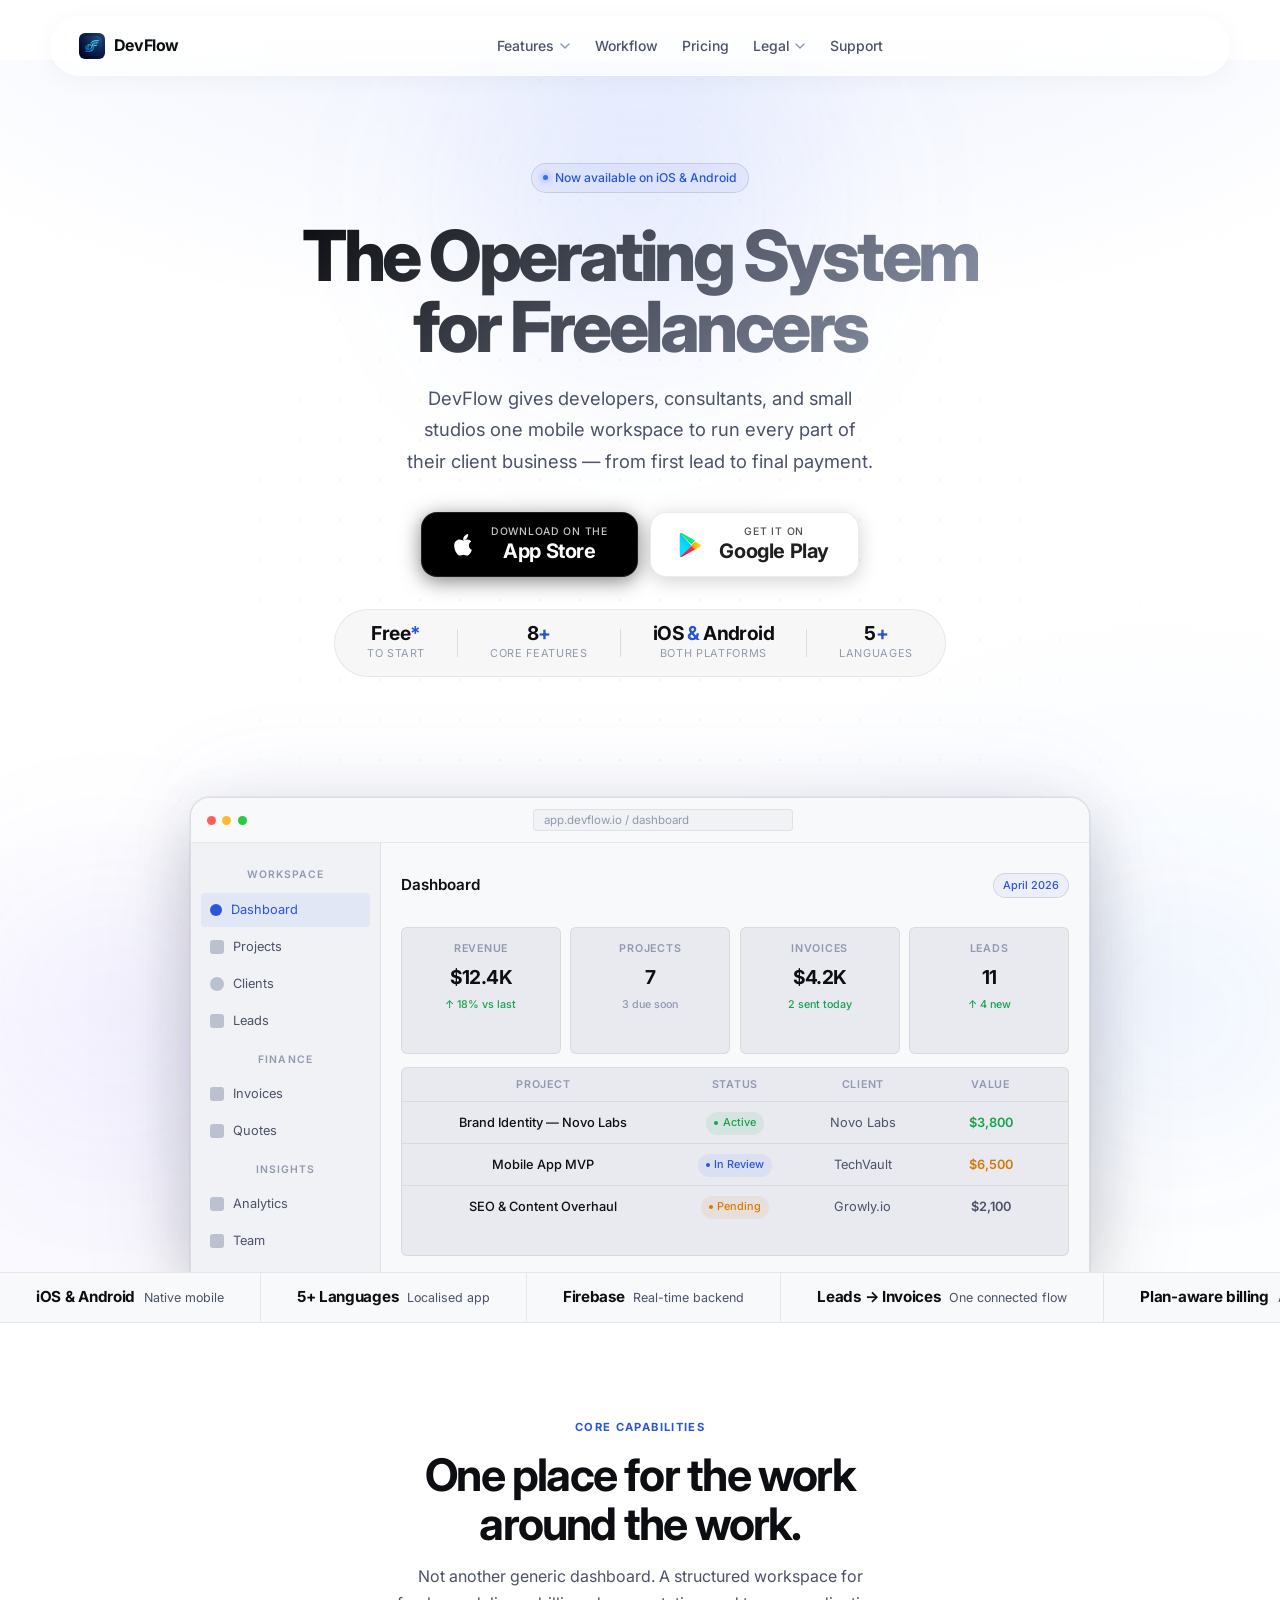
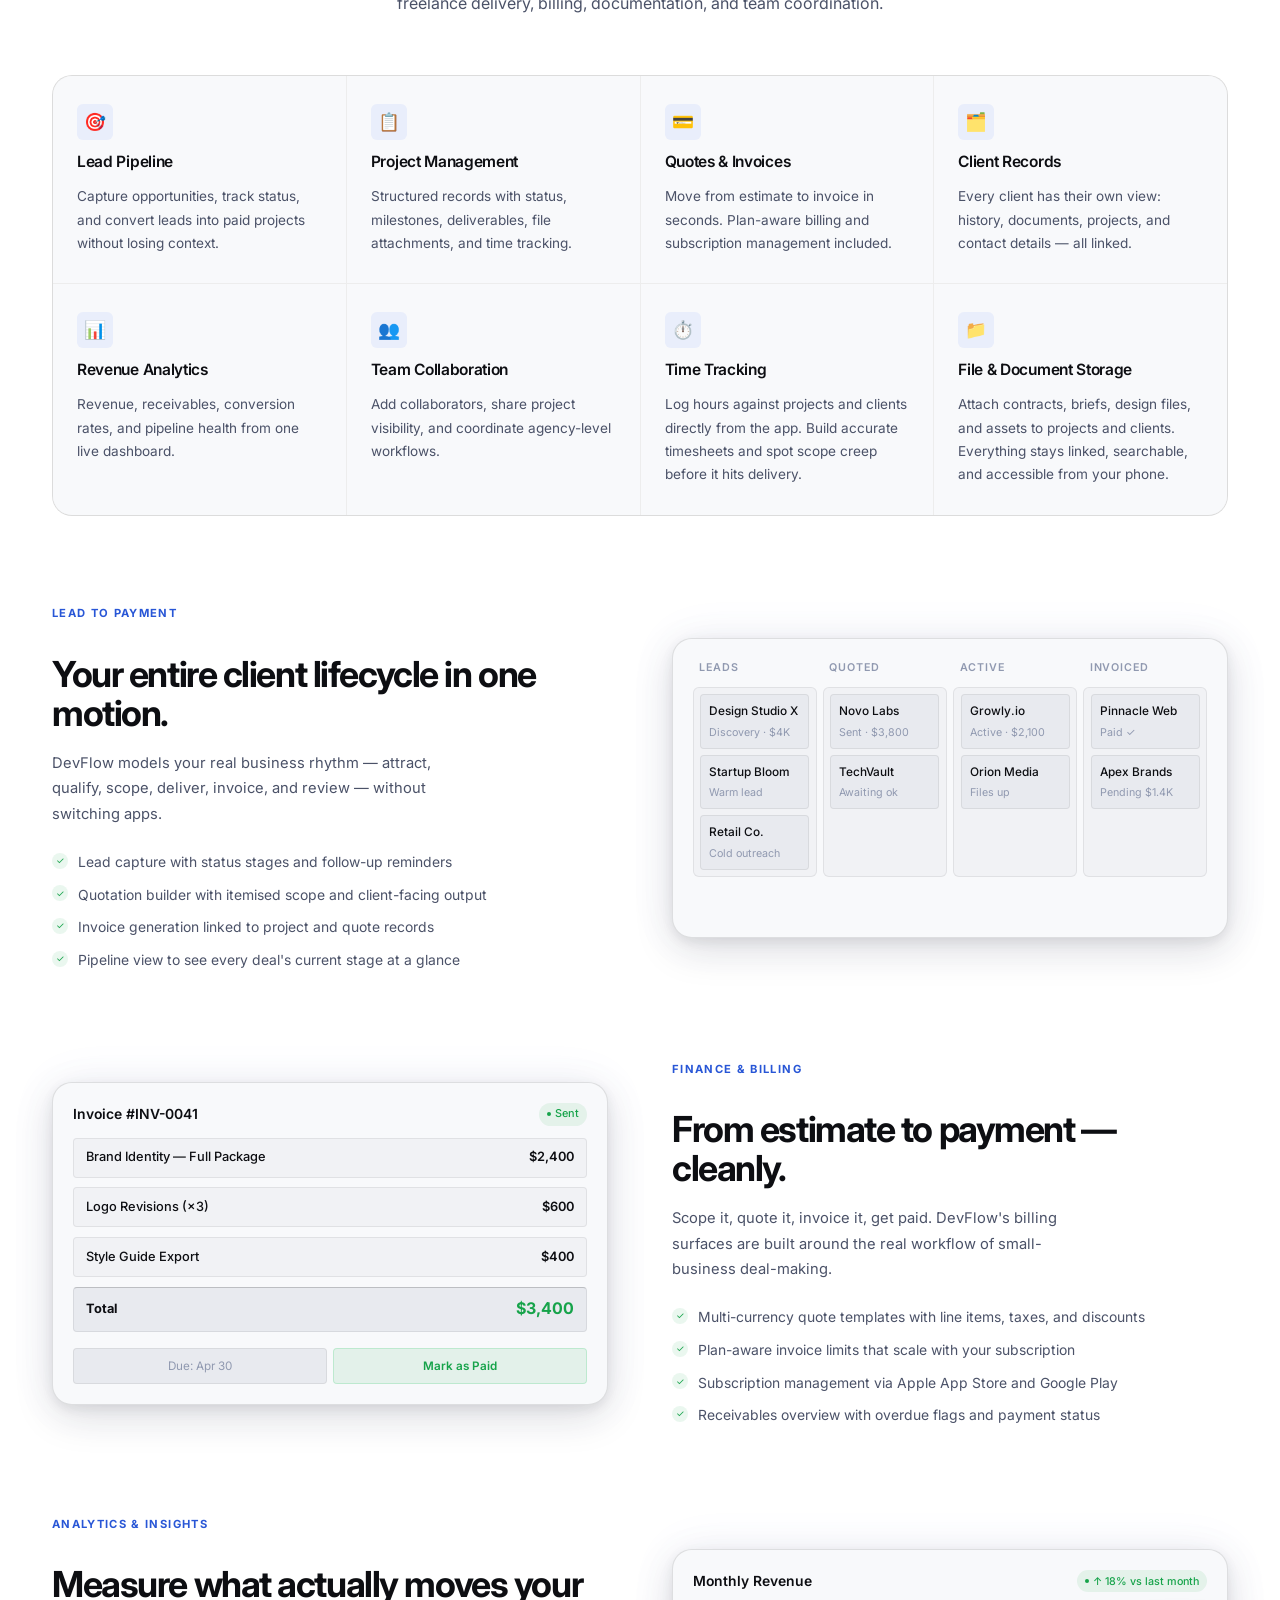
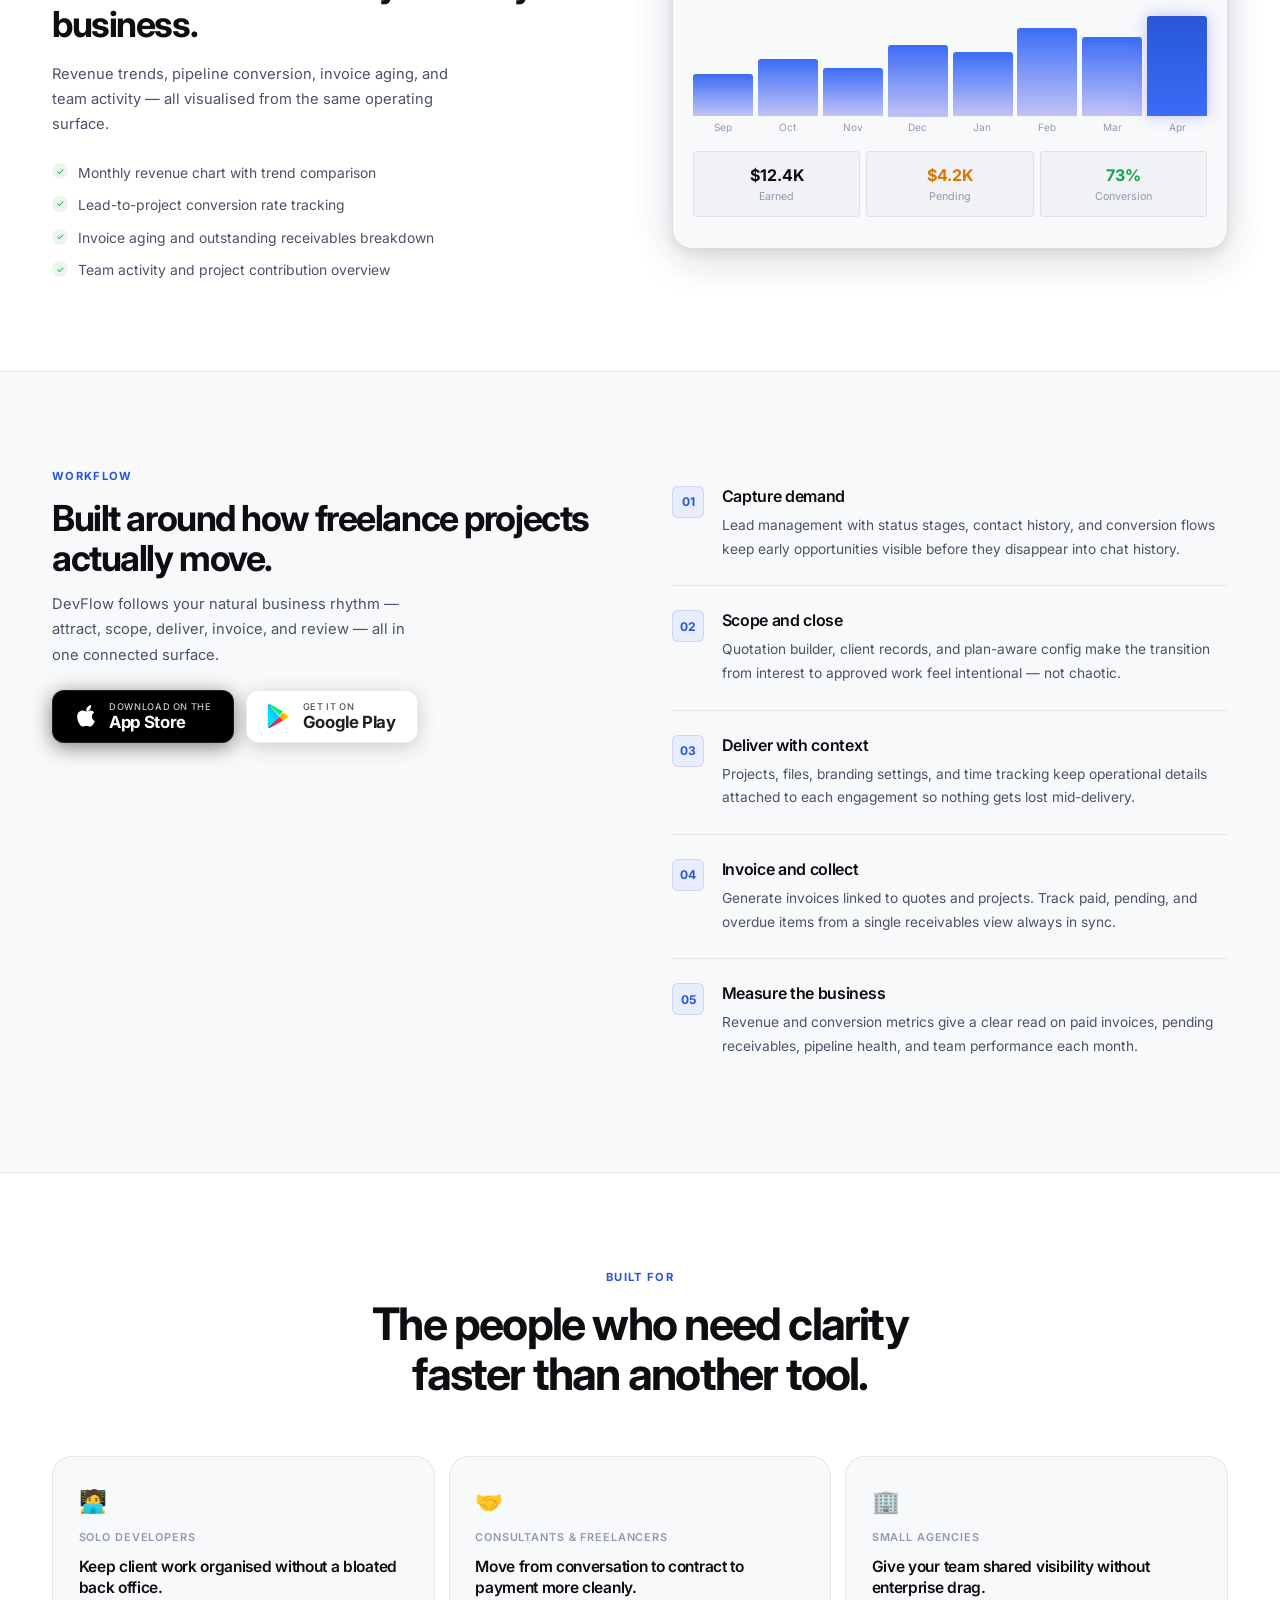
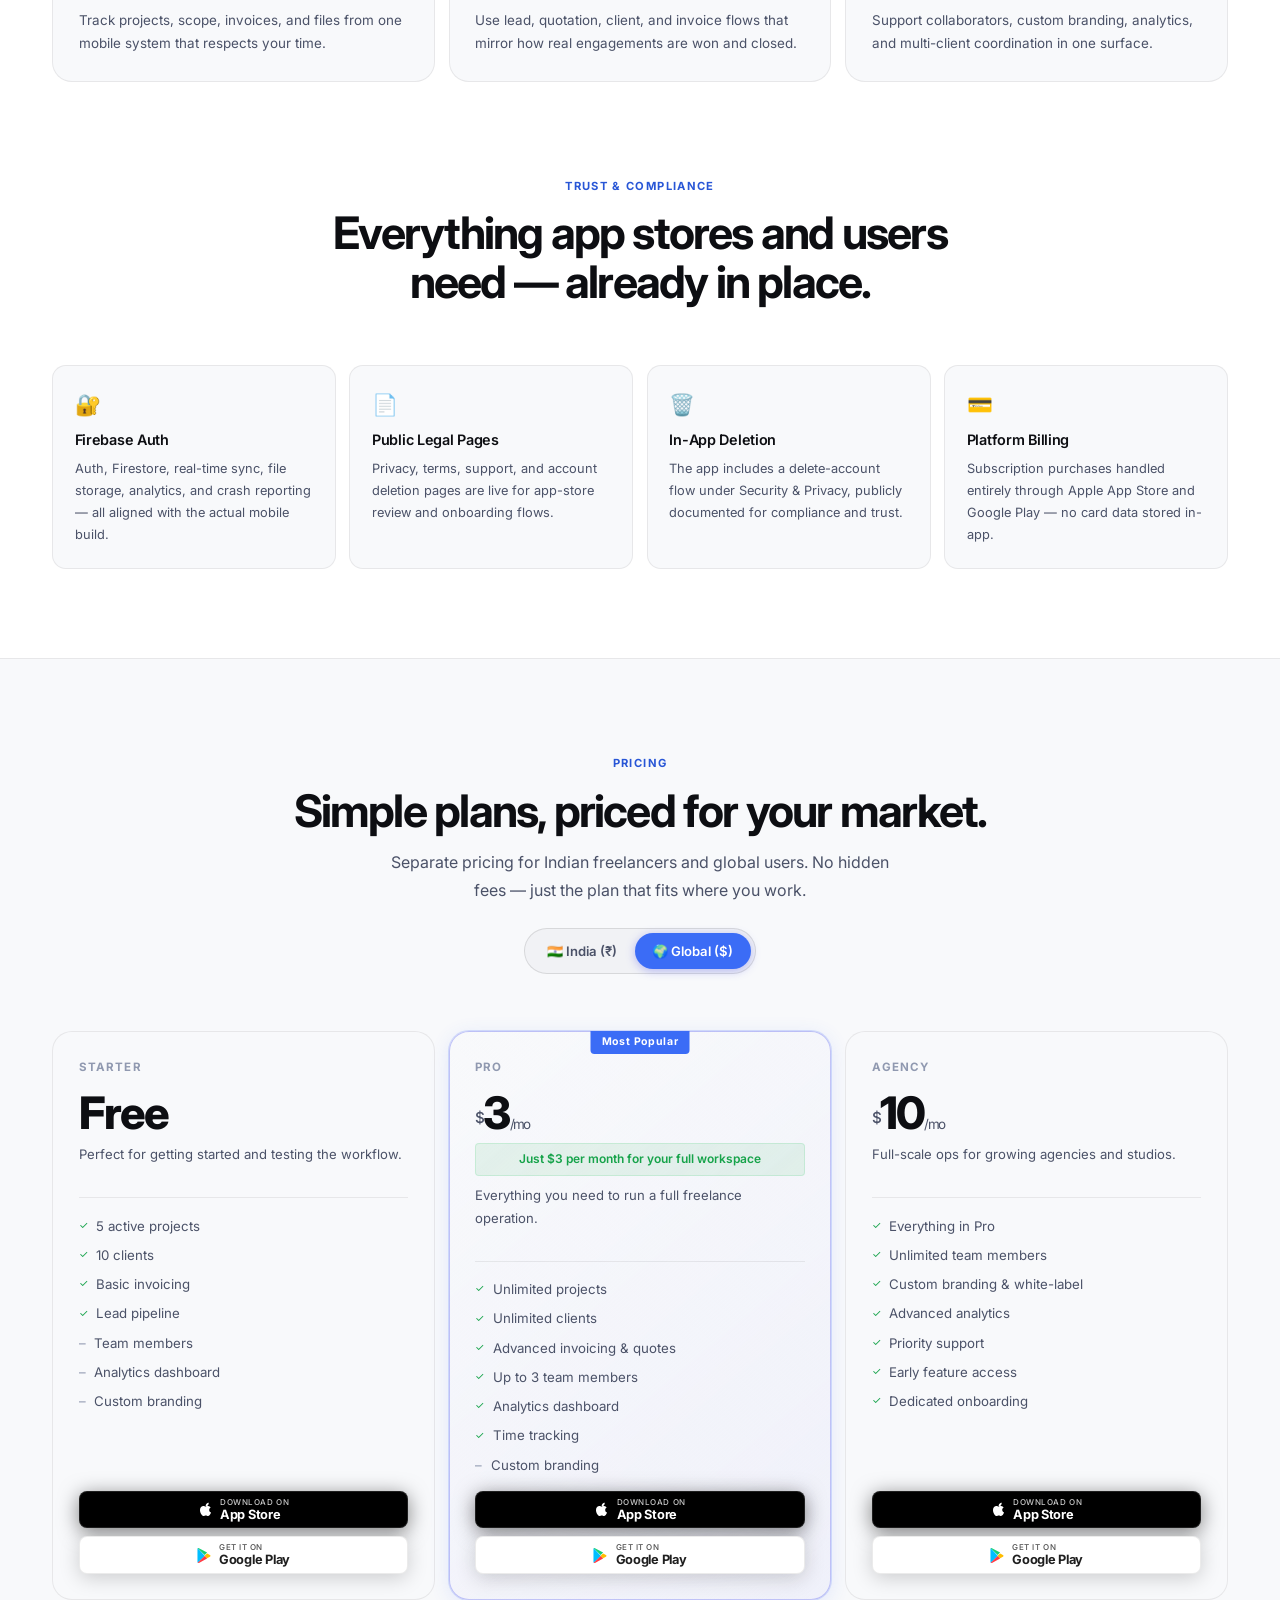
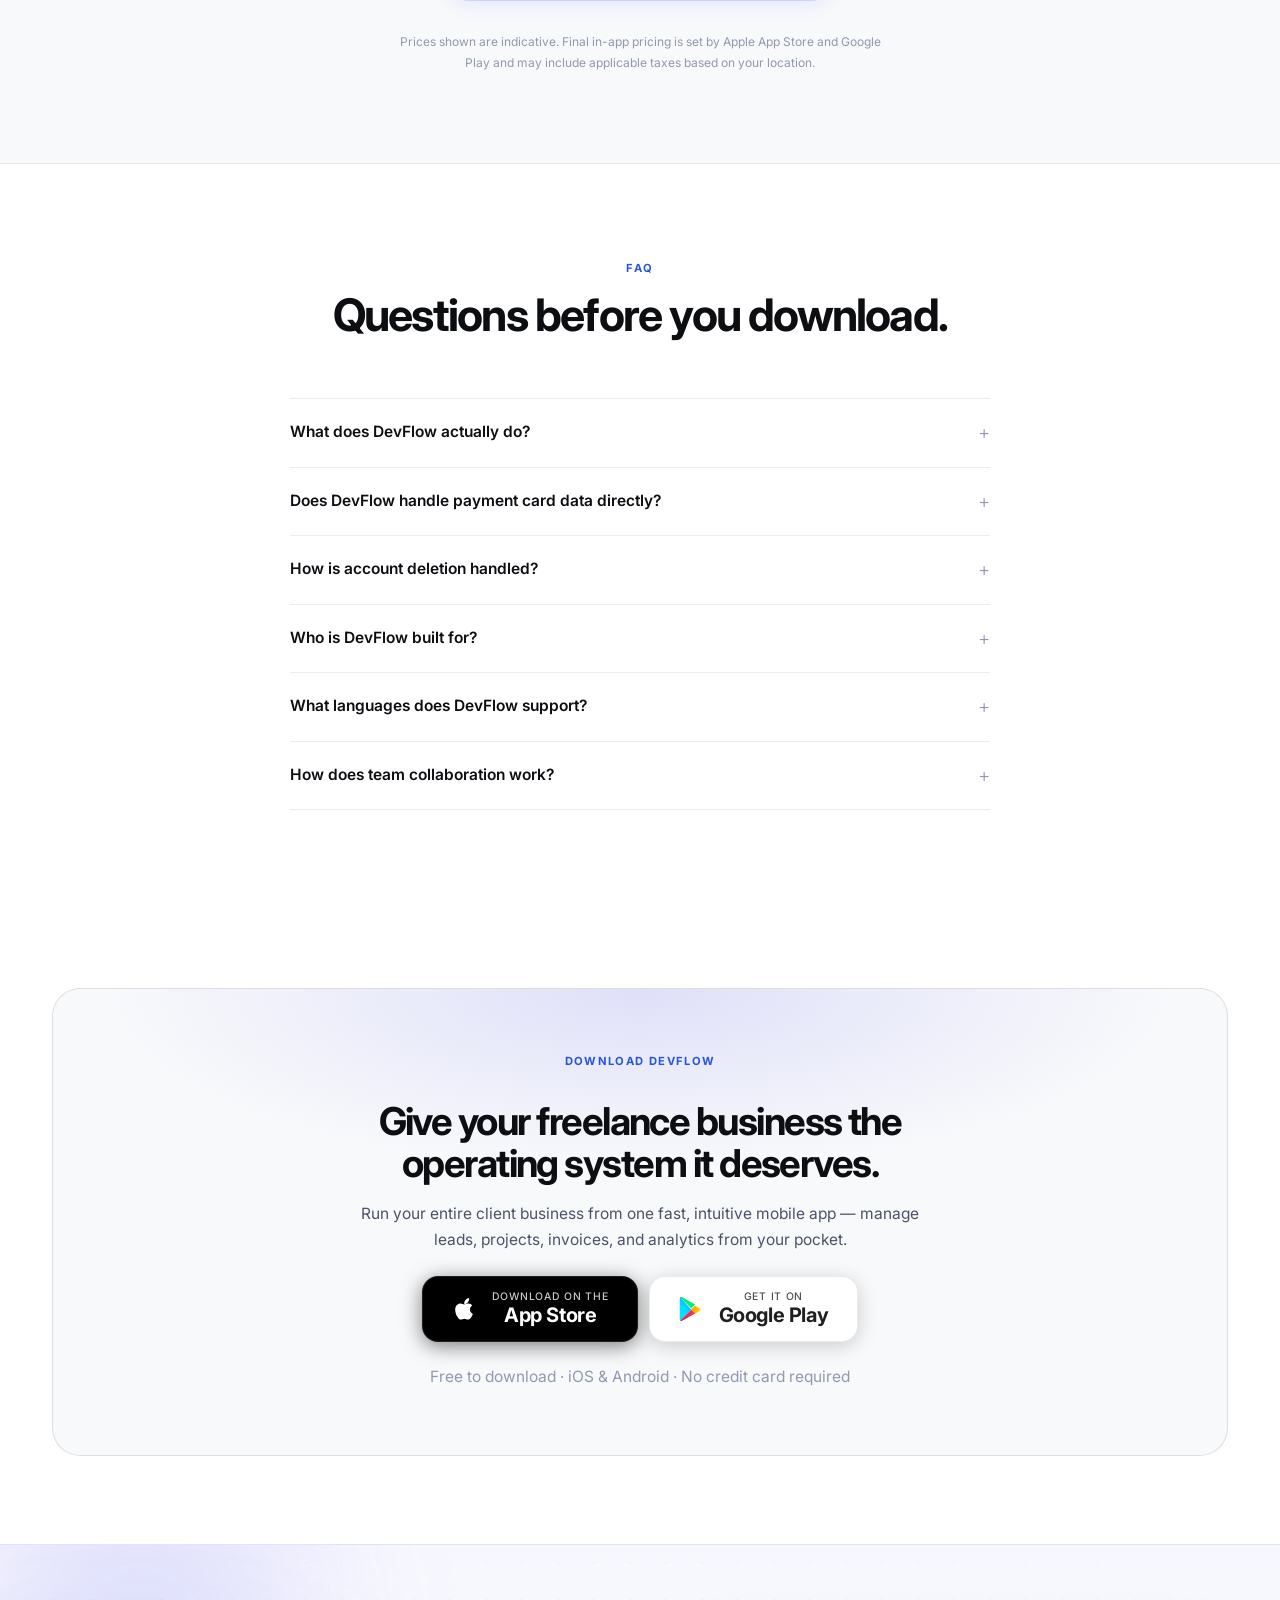
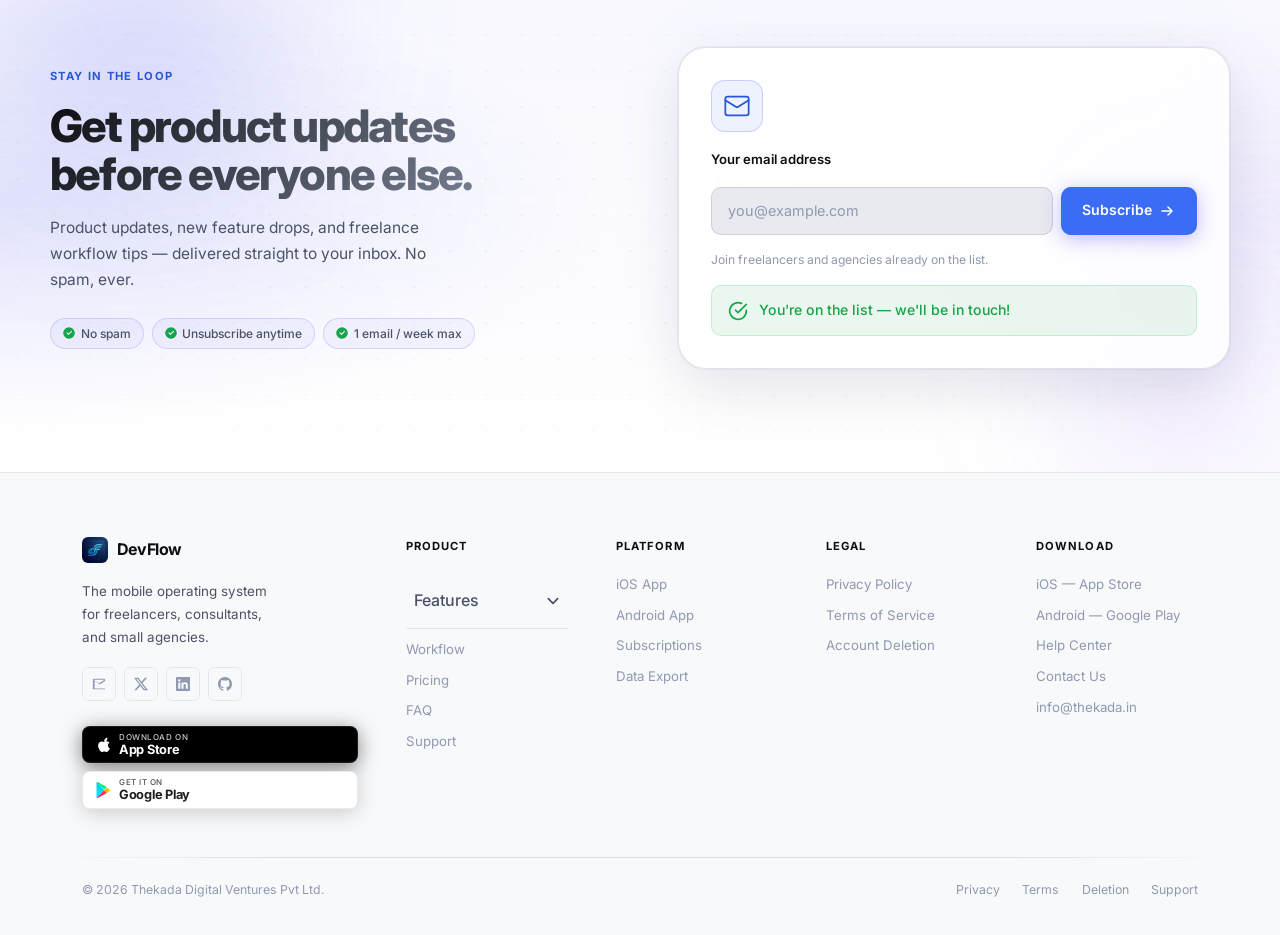
<file: index.html>
<!DOCTYPE html>
<html lang="en">
  <head>
    <meta charset="UTF-8" />
    <meta name="viewport" content="width=device-width, initial-scale=1.0, maximum-scale=1.0, user-scalable=no, viewport-fit=cover" />
    <meta name="theme-color" content="#ffffff" />
    <meta name="apple-mobile-web-app-capable" content="yes" />
    <meta name="apple-mobile-web-app-status-bar-style" content="default" />
    <meta name="format-detection" content="telephone=no" />
    <title>DevFlow — The Operating System for Freelancers</title>
    <meta name="description" content="DevFlow is the all-in-one mobile operating system for freelancers and small agencies. Manage clients, projects, quotes, invoices, time tracking, analytics, and team workflows — all from your phone." />
    <meta property="og:title" content="DevFlow — The Operating System for Freelancers" />
    <meta property="og:description" content="Projects, clients, quotes, invoices, time tracking, analytics, and team workflows in one mobile-first system." />
    <meta property="og:type" content="website" />
    <meta property="og:image" content="./assets/app-icon.png" />
    <meta name="twitter:card" content="summary_large_image" />
    <link rel="preconnect" href="https://fonts.googleapis.com" />
    <link rel="preconnect" href="https://fonts.gstatic.com" crossorigin />
    <link href="https://fonts.googleapis.com/css2?family=Inter:ital,opsz,wght@0,14..32,400;0,14..32,500;0,14..32,600;0,14..32,700;0,14..32,800&display=swap" rel="stylesheet" />
    <link rel="icon" type="image/png" href="./assets/app-icon.png" />
    <link rel="stylesheet" href="./styles.css" />
    <script defer src="./app.js"></script>
  </head>
  <body>
    <a class="skip-link" href="#main-content">Skip to content</a>

    <!-- ── HEADER ────────────────────────────────────────────── -->
    <header class="site-header" id="site-header">
      <div class="header-inner">

        <!-- Brand -->
        <a class="brand" href="./index.html" aria-label="DevFlow home">
          <img src="./assets/app-icon.png" alt="" width="26" height="26" decoding="async" aria-hidden="true" />
          DevFlow
        </a>

        <!-- Primary nav -->
        <nav id="site-nav" class="site-nav" aria-label="Primary navigation">

          <!-- Features (dropdown) -->
          <div class="nav-item">
            <span class="nav-link" tabindex="0" role="button" aria-haspopup="true" aria-expanded="false">
              Features
              <svg class="nav-chevron" viewBox="0 0 12 12" fill="none" aria-hidden="true">
                <path d="M2 4l4 4 4-4" stroke="currentColor" stroke-width="1.5" stroke-linecap="round" stroke-linejoin="round"/>
              </svg>
            </span>
                        <div class="nav-dropdown mega-menu" role="menu">
              <div class="mega-dropdown-col">
                <span class="mega-dropdown-title">CRM &amp; Sales</span>
                <a class="dropdown-link" href="./index.html#features" role="menuitem">
                  <span class="dropdown-icon">🎯</span>
                  <span class="dropdown-text">
                    <strong>Lead Pipeline</strong>
                    <span>Capture, track, convert leads</span>
                  </span>
                </a>
                <a class="dropdown-link" href="./index.html#features" role="menuitem">
                  <span class="dropdown-icon">💳</span>
                  <span class="dropdown-text">
                    <strong>Invoicing &amp; Quotes</strong>
                    <span>Estimate, invoice, get paid</span>
                  </span>
                </a>
                <a class="dropdown-link" href="./index.html#features" role="menuitem">
                  <span class="dropdown-icon">📊</span>
                  <span class="dropdown-text">
                    <strong>Analytics</strong>
                    <span>Revenue, conversion, pipeline</span>
                  </span>
                </a>
              </div>
              <div class="mega-dropdown-col">
                <span class="mega-dropdown-title">Operations &amp; Delivery</span>
                <a class="dropdown-link" href="./index.html#features" role="menuitem">
                  <span class="dropdown-icon">📋</span>
                  <span class="dropdown-text">
                    <strong>Project Management</strong>
                    <span>Track work to delivery</span>
                  </span>
                </a>
                <a class="dropdown-link" href="./index.html#features" role="menuitem">
                  <span class="dropdown-icon">👥</span>
                  <span class="dropdown-text">
                    <strong>Team Collaboration</strong>
                    <span>Shared visibility for agencies</span>
                  </span>
                </a>
                <a class="dropdown-link" href="./index.html#features" role="menuitem">
                  <span class="dropdown-icon">⏱️</span>
                  <span class="dropdown-text">
                    <strong>Time Tracking</strong>
                    <span>Log hours, build timesheets</span>
                  </span>
                </a>
                <a class="dropdown-link" href="./index.html#features" role="menuitem">
                  <span class="dropdown-icon">📁</span>
                  <span class="dropdown-text">
                    <strong>File Storage</strong>
                    <span>Contracts &amp; assets linked</span>
                  </span>
                </a>
              </div>
            </div>
          </div>

          <!-- Workflow -->
          <div class="nav-item">
            <a class="nav-link" href="./index.html#workflow">Workflow</a>
          </div>

          <!-- Pricing -->
          <div class="nav-item">
            <a class="nav-link" href="./index.html#pricing">Pricing</a>
          </div>

          <!-- Legal (dropdown) -->
          <div class="nav-item">
            <span class="nav-link" tabindex="0" role="button" aria-haspopup="true" aria-expanded="false">
              Legal
              <svg class="nav-chevron" viewBox="0 0 12 12" fill="none" aria-hidden="true">
                <path d="M2 4l4 4 4-4" stroke="currentColor" stroke-width="1.5" stroke-linecap="round" stroke-linejoin="round"/>
              </svg>
            </span>
            <div class="nav-dropdown" role="menu">
              <a class="dropdown-link" href="./privacy.html" role="menuitem">
                <span class="dropdown-icon">🔐</span>
                <span class="dropdown-text">
                  <strong>Privacy Policy</strong>
                  <span>How we handle your data</span>
                </span>
              </a>
              <a class="dropdown-link" href="./terms.html" role="menuitem">
                <span class="dropdown-icon">📄</span>
                <span class="dropdown-text">
                  <strong>Terms of Service</strong>
                  <span>Rules governing access</span>
                </span>
              </a>
              <a class="dropdown-link" href="./account-deletion.html" role="menuitem">
                <span class="dropdown-icon">🗑️</span>
                <span class="dropdown-text">
                  <strong>Account Deletion</strong>
                  <span>Delete your data anytime</span>
                </span>
              </a>
            </div>
          </div>

          <!-- Support -->
          <div class="nav-item">
            <a class="nav-link" href="./support.html">Support</a>
          </div>

        </nav>

        <!-- Download CTAs -->
        <div class="header-actions">
          <!-- Mobile hamburger -->
          <button class="nav-toggle" type="button" id="nav-toggle" aria-expanded="false" aria-controls="mobile-nav" aria-label="Open navigation menu">
            <svg width="15" height="15" viewBox="0 0 15 15" fill="none" aria-hidden="true">
              <path d="M2 3.5h11M2 7.5h11M2 11.5h11" stroke="currentColor" stroke-width="1.4" stroke-linecap="round"/>
            </svg>
          </button>
        </div>
      </div>
    </header>

    <!-- ── MOBILE NAV ─────────────────────────────────────────── -->
    <div class="mobile-nav-overlay" id="mobile-nav" aria-label="Mobile navigation">
      <div class="mobile-nav-links">
        
        <details class="mobile-nav-details">
          <summary class="mobile-nav-summary">
            Features
            <svg viewBox="0 0 12 12" fill="none" aria-hidden="true"><path d="M2 4l4 4 4-4" stroke="currentColor" stroke-width="1.5" stroke-linecap="round" stroke-linejoin="round"/></svg>
          </summary>
          <div class="mobile-nav-details-sub">
            <span class="mobile-nav-group-title">CRM &amp; Sales</span>
            <a href="./index.html#features">🎯 Lead Pipeline</a>
            <a href="./index.html#features">💳 Invoicing &amp; Quotes</a>
            <a href="./index.html#features">📊 Analytics</a>
            
            <span class="mobile-nav-group-title">Operations</span>
            <a href="./index.html#features">📋 Project Management</a>
            <a href="./index.html#features">👥 Team Collaboration</a>
            <a href="./index.html#features">⏱️ Time Tracking</a>
            <a href="./index.html#features">📁 File Storage</a>
          </div>
        </details>
        <!-- Re-add core links -->
        <a href="./index.html#workflow">Workflow</a>
        <a href="./index.html#pricing">Pricing</a>
        
        <details class="mobile-nav-details">
          <summary class="mobile-nav-summary">
            Legal
            <svg viewBox="0 0 12 12" fill="none" aria-hidden="true"><path d="M2 4l4 4 4-4" stroke="currentColor" stroke-width="1.5" stroke-linecap="round" stroke-linejoin="round"/></svg>
          </summary>
          <div class="mobile-nav-details-sub">
            <a href="./privacy.html">🔐 Privacy Policy</a>
            <a href="./terms.html">📄 Terms of Service</a>
            <a href="./account-deletion.html">🗑️ Account Deletion</a>
          </div>
        </details>
        <a href="./support.html">Support</a>
      </div>
      <div class="mobile-nav-actions">
        <!-- OS-aware smart download CTA -->
        <a class="store-btn store-btn-apple store-btn-mobile-cta" href="https://apps.apple.com" target="_blank" rel="noopener" aria-label="Download DevFlow on the App Store">
          <svg width="20" height="20" viewBox="0 0 384 512" fill="#ffffff" aria-hidden="true"><path d="M318.7 268.7c-.2-36.3 16.4-64.1 50-84.8-18.8-26.9-47.2-41.7-84.7-44.6-35.5-2.8-74.3 20.7-88.5 20.7-15 0-49.4-19.7-76.4-19.7C63.3 141.2 4 184.8 4 273.5q0 39.3 14.4 81.2c12.8 36.7 59 126.7 107.2 125.2 25.2-.6 43-17.9 75.8-17.9 31.8 0 48.3 17.9 76.4 17.9 48.6-.7 90.4-82.5 102.6-119.3-65.2-30.7-61.7-90-61.7-91.9zm-43.1-159c19.1-23.2 30-54.7 26.5-86.2-26.6 1.1-58.4 17.7-77.5 40-18.4 21.3-31.4 53.5-27.4 83.9 29.3 2.2 59.3-14.5 78.4-37.7z"/></svg>
          <span class="store-btn-text">
            <span class="store-btn-sub">Download on the</span>
            <span class="store-btn-name">App Store</span>
          </span>
        </a>
        <a class="store-btn store-btn-google store-btn-mobile-cta" href="https://play.google.com/store/apps" target="_blank" rel="noopener" aria-label="Get DevFlow on Google Play">
          <svg width="20" height="20" viewBox="0 0 24 24" aria-hidden="true"><defs><linearGradient id="mn-gp-a" x1="61.29%" x2="26.78%" y1="5.08%" y2="71.41%"><stop offset="0" stop-color="#00A0FF"/><stop offset="1" stop-color="#00E3FF"/></linearGradient><linearGradient id="mn-gp-b" x1="107.68%" x2="-13.94%" y1="49.98%" y2="49.98%"><stop offset="0" stop-color="#FFE000"/><stop offset="1" stop-color="#FF9C00"/></linearGradient><linearGradient id="mn-gp-c" x1="125.56%" x2="-37.66%" y1="30.9%" y2="136.01%"><stop offset="0" stop-color="#FF3A44"/><stop offset="1" stop-color="#C31162"/></linearGradient><linearGradient id="mn-gp-d" x1="-18.81%" x2="42.15%" y1="-11.47%" y2="35.75%"><stop offset="0" stop-color="#32A071"/><stop offset="1" stop-color="#00F076"/></linearGradient></defs><path d="M1.22.29A1.52 1.52 0 0 0 .75 1.4v21.2c0 .43.17.81.47 1.08l.06.06L12.2 12.8v-.28L1.28.24z" fill="url(#mn-gp-a)"/><path d="M16.05 16.66l-3.85-3.86v-.28l3.85-3.85.09.05 4.56 2.59c1.3.74 1.3 1.95 0 2.69l-4.56 2.59z" fill="url(#mn-gp-b)"/><path d="M16.14 16.61L12.2 12.66 1.22 23.74c.43.46 1.13.51 1.92.06l12.98-7.19" fill="url(#mn-gp-c)"/><path d="M16.14 7.39L3.14.2C2.35-.25 1.65-.2 1.22.26l10.98 11z" fill="url(#mn-gp-d)"/></svg>
          <span class="store-btn-text">
            <span class="store-btn-sub">Get it on</span>
            <span class="store-btn-name">Google Play</span>
          </span>
        </a>
        <a class="btn btn-ghost mobile-nav-pricing-link" href="./index.html#pricing">View Pricing →</a>
      </div>
    </div>


    <!-- ════════════════════════════════════════════════════════
         MAIN CONTENT
         ════════════════════════════════════════════════════ -->
    <main id="main-content">

      <!-- ── HERO ────────────────────────────────────────────── -->
      <section class="hero">
        <!-- Animated glow orbs -->
        <div class="hero-orb hero-orb-1" aria-hidden="true"></div>
        <div class="hero-orb hero-orb-2" aria-hidden="true"></div>
        <div class="hero-orb hero-orb-3" aria-hidden="true"></div>

        <div class="hero-inner">
          <div class="hero-badge reveal">
            <span class="badge">
              <span class="badge-dot"></span>
              Now available on iOS &amp; Android
            </span>
          </div>

          <h1 class="reveal reveal-delay-1">
            The Operating System<br />for Freelancers
          </h1>

          <p class="hero-lead reveal reveal-delay-2">
            DevFlow gives developers, consultants, and small studios one mobile workspace
            to run every part of their client business — from first lead to final payment.
          </p>

          <div class="hero-actions reveal reveal-delay-3">
            <a class="store-btn store-btn-apple store-btn-lg" href="https://apps.apple.com" target="_blank" rel="noopener" aria-label="Download DevFlow on the App Store">
              <svg width="24" height="24" viewBox="0 0 384 512" fill="#ffffff" aria-hidden="true"><path d="M318.7 268.7c-.2-36.3 16.4-64.1 50-84.8-18.8-26.9-47.2-41.7-84.7-44.6-35.5-2.8-74.3 20.7-88.5 20.7-15 0-49.4-19.7-76.4-19.7C63.3 141.2 4 184.8 4 273.5q0 39.3 14.4 81.2c12.8 36.7 59 126.7 107.2 125.2 25.2-.6 43-17.9 75.8-17.9 31.8 0 48.3 17.9 76.4 17.9 48.6-.7 90.4-82.5 102.6-119.3-65.2-30.7-61.7-90-61.7-91.9zm-43.1-159c19.1-23.2 30-54.7 26.5-86.2-26.6 1.1-58.4 17.7-77.5 40-18.4 21.3-31.4 53.5-27.4 83.9 29.3 2.2 59.3-14.5 78.4-37.7z"/></svg>
              <span class="store-btn-text">
                <span class="store-btn-sub">Download on the</span>
                <span class="store-btn-name">App Store</span>
              </span>
            </a>
            <a class="store-btn store-btn-google store-btn-lg" href="https://play.google.com/store/apps" target="_blank" rel="noopener" aria-label="Get DevFlow on Google Play">
              <svg width="24" height="24" viewBox="0 0 24 24" aria-hidden="true" xmlns="http://www.w3.org/2000/svg"><defs><linearGradient id="gp-a" x1="61.29%" x2="26.78%" y1="5.08%" y2="71.41%"><stop offset="0" stop-color="#00A0FF"/><stop offset=".007" stop-color="#00A1FF"/><stop offset=".26" stop-color="#00BEFF"/><stop offset=".512" stop-color="#00D2FF"/><stop offset=".76" stop-color="#00DFFF"/><stop offset="1" stop-color="#00E3FF"/></linearGradient><linearGradient id="gp-b" x1="107.68%" x2="-13.94%" y1="49.98%" y2="49.98%"><stop offset="0" stop-color="#FFE000"/><stop offset=".409" stop-color="#FFBD00"/><stop offset=".775" stop-color="orange"/><stop offset="1" stop-color="#FF9C00"/></linearGradient><linearGradient id="gp-c" x1="125.56%" x2="-37.66%" y1="30.9%" y2="136.01%"><stop offset="0" stop-color="#FF3A44"/><stop offset="1" stop-color="#C31162"/></linearGradient><linearGradient id="gp-d" x1="-18.81%" x2="42.15%" y1="-11.47%" y2="35.75%"><stop offset="0" stop-color="#32A071"/><stop offset=".069" stop-color="#2DA771"/><stop offset=".476" stop-color="#15CF74"/><stop offset=".801" stop-color="#06E775"/><stop offset="1" stop-color="#00F076"/></linearGradient></defs><path d="M1.22.29A1.52 1.52 0 0 0 .75 1.4v21.2c0 .43.17.81.47 1.08l.06.06L12.2 12.8v-.28L1.28.24z" fill="url(#gp-a)"/><path d="M16.05 16.66l-3.85-3.86v-.28l3.85-3.85.09.05 4.56 2.59c1.3.74 1.3 1.95 0 2.69l-4.56 2.59z" fill="url(#gp-b)"/><path d="M16.14 16.61L12.2 12.66 1.22 23.74c.43.46 1.13.51 1.92.06l12.98-7.19" fill="url(#gp-c)"/><path d="M16.14 7.39L3.14.2C2.35-.25 1.65-.2 1.22.26l10.98 11z" fill="url(#gp-d)"/></svg>
              <span class="store-btn-text">
                <span class="store-btn-sub">Get it on</span>
                <span class="store-btn-name">Google Play</span>
              </span>
            </a>
          </div>

          <!-- Stats strip -->
          <div class="hero-stats reveal reveal-delay-3">
            <div class="hero-stat">
              <div class="hero-stat-val">Free<span>*</span></div>
              <div class="hero-stat-label">To start</div>
            </div>
            <div class="hero-stat-divider"></div>
            <div class="hero-stat">
              <div class="hero-stat-val">8<span>+</span></div>
              <div class="hero-stat-label">Core features</div>
            </div>
            <div class="hero-stat-divider"></div>
            <div class="hero-stat">
              <div class="hero-stat-val">iOS<span> &amp; </span>Android</div>
              <div class="hero-stat-label">Both platforms</div>
            </div>
            <div class="hero-stat-divider"></div>
            <div class="hero-stat">
              <div class="hero-stat-val">5<span>+</span></div>
              <div class="hero-stat-label">Languages</div>
            </div>
          </div>

          <!-- App mockup -->
          <div class="hero-visual reveal" style="transition-delay:320ms;">
            <div class="window-bar">
              <span class="window-dot"></span>
              <span class="window-dot"></span>
              <span class="window-dot"></span>
              <div class="window-url">app.devflow.io / dashboard</div>
            </div>
            <div class="app-mockup">
              <div class="app-sidebar">
                <div class="sidebar-section-label">Workspace</div>
                <div class="sidebar-item active">
                  <span class="sidebar-icon" style="border-radius:50%;background:var(--accent-hi);opacity:1;width:12px;height:12px;"></span>Dashboard
                </div>
                <div class="sidebar-item"><span class="sidebar-icon" style="background:var(--ink-faint);border-radius:3px;"></span>Projects</div>
                <div class="sidebar-item"><span class="sidebar-icon" style="background:var(--ink-faint);border-radius:50%;"></span>Clients</div>
                <div class="sidebar-item"><span class="sidebar-icon" style="background:var(--ink-faint);border-radius:3px;"></span>Leads</div>
                <div class="sidebar-section-label">Finance</div>
                <div class="sidebar-item"><span class="sidebar-icon" style="background:var(--ink-faint);border-radius:3px;"></span>Invoices</div>
                <div class="sidebar-item"><span class="sidebar-icon" style="background:var(--ink-faint);border-radius:3px;"></span>Quotes</div>
                <div class="sidebar-section-label">Insights</div>
                <div class="sidebar-item"><span class="sidebar-icon" style="background:var(--ink-faint);border-radius:3px;"></span>Analytics</div>
                <div class="sidebar-item"><span class="sidebar-icon" style="background:var(--ink-faint);border-radius:3px;"></span>Team</div>
              </div>
              <div class="app-main">
                <div class="app-topbar">
                  <span class="app-page-title">Dashboard</span>
                  <span class="badge" style="font-size:.68rem;padding:.17rem .55rem;">April 2026</span>
                </div>
                <div class="metric-row">
                  <div class="metric-card">
                    <div class="metric-label">Revenue</div>
                    <div class="metric-value">$12.4K</div>
                    <div class="metric-change up">↑ 18% vs last</div>
                  </div>
                  <div class="metric-card">
                    <div class="metric-label">Projects</div>
                    <div class="metric-value">7</div>
                    <div class="metric-change neutral">3 due soon</div>
                  </div>
                  <div class="metric-card">
                    <div class="metric-label">Invoices</div>
                    <div class="metric-value">$4.2K</div>
                    <div class="metric-change up">2 sent today</div>
                  </div>
                  <div class="metric-card">
                    <div class="metric-label">Leads</div>
                    <div class="metric-value">11</div>
                    <div class="metric-change up">↑ 4 new</div>
                  </div>
                </div>
                <div class="app-project-table">
                  <div class="table-header">
                    <span>Project</span><span>Status</span><span>Client</span><span>Value</span>
                  </div>
                  <div class="table-row">
                    <span class="table-name">Brand Identity — Novo Labs</span>
                    <span><span class="status-pill status-active">Active</span></span>
                    <span>Novo Labs</span>
                    <span style="color:var(--green);font-weight:600;">$3,800</span>
                  </div>
                  <div class="table-row">
                    <span class="table-name">Mobile App MVP</span>
                    <span><span class="status-pill status-review">In Review</span></span>
                    <span>TechVault</span>
                    <span style="color:var(--amber);font-weight:600;">$6,500</span>
                  </div>
                  <div class="table-row">
                    <span class="table-name">SEO &amp; Content Overhaul</span>
                    <span><span class="status-pill status-pending">Pending</span></span>
                    <span>Growly.io</span>
                    <span style="font-weight:600;">$2,100</span>
                  </div>
                </div>
              </div>
            </div>
          </div>
        </div>
      </section>

      <!-- ── STATS MARQUEE ───────────────────────────────────── -->
      <div class="stats-band" aria-hidden="true">
        <div class="stats-inner">
          <div class="stat-item"><span class="stat-num">iOS &amp; Android</span><span class="stat-lbl">Native mobile</span></div>
          <div class="stat-item"><span class="stat-num">5+ Languages</span><span class="stat-lbl">Localised app</span></div>
          <div class="stat-item"><span class="stat-num">Firebase</span><span class="stat-lbl">Real-time backend</span></div>
          <div class="stat-item"><span class="stat-num">Leads → Invoices</span><span class="stat-lbl">One connected flow</span></div>
          <div class="stat-item"><span class="stat-num">Plan-aware billing</span><span class="stat-lbl">Apple &amp; Google Pay</span></div>
          <div class="stat-item"><span class="stat-num">Mobile-first</span><span class="stat-lbl">Built for fast ops</span></div>
          <div class="stat-item"><span class="stat-num">iOS &amp; Android</span><span class="stat-lbl">Native mobile</span></div>
          <div class="stat-item"><span class="stat-num">5+ Languages</span><span class="stat-lbl">Localised app</span></div>
          <div class="stat-item"><span class="stat-num">Firebase</span><span class="stat-lbl">Real-time backend</span></div>
          <div class="stat-item"><span class="stat-num">Leads → Invoices</span><span class="stat-lbl">One connected flow</span></div>
          <div class="stat-item"><span class="stat-num">Plan-aware billing</span><span class="stat-lbl">Apple &amp; Google Pay</span></div>
          <div class="stat-item"><span class="stat-num">Mobile-first</span><span class="stat-lbl">Built for fast ops</span></div>
        </div>
      </div>

      <!-- ── VALUE PROPS ─────────────────────────────────────── -->
      <section id="features" class="section">
        <div class="container">
          <div class="section-header centered reveal">
            <span class="eyebrow">Core Capabilities</span>
            <h2>One place for the work<br />around the work.</h2>
            <p class="sub">Not another generic dashboard. A structured workspace for freelance delivery, billing, documentation, and team coordination.</p>
          </div>
          <div class="value-grid reveal">
            <div class="value-card"><div class="value-icon">🎯</div><h3>Lead Pipeline</h3><p>Capture opportunities, track status, and convert leads into paid projects without losing context.</p></div>
            <div class="value-card"><div class="value-icon">📋</div><h3>Project Management</h3><p>Structured records with status, milestones, deliverables, file attachments, and time tracking.</p></div>
            <div class="value-card"><div class="value-icon">💳</div><h3>Quotes &amp; Invoices</h3><p>Move from estimate to invoice in seconds. Plan-aware billing and subscription management included.</p></div>
            <div class="value-card"><div class="value-icon">🗂️</div><h3>Client Records</h3><p>Every client has their own view: history, documents, projects, and contact details — all linked.</p></div>
            <div class="value-card"><div class="value-icon">📊</div><h3>Revenue Analytics</h3><p>Revenue, receivables, conversion rates, and pipeline health from one live dashboard.</p></div>
            <div class="value-card"><div class="value-icon">👥</div><h3>Team Collaboration</h3><p>Add collaborators, share project visibility, and coordinate agency-level workflows.</p></div>
            <div class="value-card"><div class="value-icon">⏱️</div><h3>Time Tracking</h3><p>Log hours against projects and clients directly from the app. Build accurate timesheets and spot scope creep before it hits delivery.</p></div>
            <div class="value-card"><div class="value-icon">📁</div><h3>File &amp; Document Storage</h3><p>Attach contracts, briefs, design files, and assets to projects and clients. Everything stays linked, searchable, and accessible from your phone.</p></div>
          </div>
        </div>
      </section>

      <!-- ── FEATURE SHOWCASE 1 ──────────────────────────────── -->
      <section class="section" style="padding-top:0;">
        <div class="container">
          <div class="feature-showcase reveal">
            <div class="feature-content">
              <span class="eyebrow">Lead to Payment</span>
              <h2>Your entire client lifecycle in one motion.</h2>
              <p>DevFlow models your real business rhythm — attract, qualify, scope, deliver, invoice, and review — without switching apps.</p>
              <ul class="feature-list">
                <li class="feature-list-item"><span class="check-icon">✓</span>Lead capture with status stages and follow-up reminders</li>
                <li class="feature-list-item"><span class="check-icon">✓</span>Quotation builder with itemised scope and client-facing output</li>
                <li class="feature-list-item"><span class="check-icon">✓</span>Invoice generation linked to project and quote records</li>
                <li class="feature-list-item"><span class="check-icon">✓</span>Pipeline view to see every deal's current stage at a glance</li>
              </ul>
            </div>
            <div class="feature-visual">
              <div class="pipeline-visual">
                <div class="pipeline-col-labels">
                  <span class="pipeline-col-label">Leads</span>
                  <span class="pipeline-col-label">Quoted</span>
                  <span class="pipeline-col-label">Active</span>
                  <span class="pipeline-col-label">Invoiced</span>
                </div>
                <div class="pipeline-cols">
                  <div class="pipeline-col">
                    <div class="pipeline-card"><div class="pipeline-card-title">Design Studio X</div><div class="pipeline-card-meta">Discovery · $4K</div></div>
                    <div class="pipeline-card"><div class="pipeline-card-title">Startup Bloom</div><div class="pipeline-card-meta">Warm lead</div></div>
                    <div class="pipeline-card"><div class="pipeline-card-title">Retail Co.</div><div class="pipeline-card-meta">Cold outreach</div></div>
                  </div>
                  <div class="pipeline-col">
                    <div class="pipeline-card"><div class="pipeline-card-title">Novo Labs</div><div class="pipeline-card-meta">Sent · $3,800</div></div>
                    <div class="pipeline-card"><div class="pipeline-card-title">TechVault</div><div class="pipeline-card-meta">Awaiting ok</div></div>
                  </div>
                  <div class="pipeline-col">
                    <div class="pipeline-card"><div class="pipeline-card-title">Growly.io</div><div class="pipeline-card-meta">Active · $2,100</div></div>
                    <div class="pipeline-card"><div class="pipeline-card-title">Orion Media</div><div class="pipeline-card-meta">Files up</div></div>
                  </div>
                  <div class="pipeline-col">
                    <div class="pipeline-card"><div class="pipeline-card-title">Pinnacle Web</div><div class="pipeline-card-meta">Paid ✓</div></div>
                    <div class="pipeline-card"><div class="pipeline-card-title">Apex Brands</div><div class="pipeline-card-meta">Pending $1.4K</div></div>
                  </div>
                </div>
              </div>
            </div>
          </div>
        </div>
      </section>

      <!-- ── FEATURE SHOWCASE 2 ──────────────────────────────── -->
      <section class="section" style="padding-top:0;">
        <div class="container">
          <div class="feature-showcase reverse reveal">
            <div class="feature-content">
              <span class="eyebrow">Finance &amp; Billing</span>
              <h2>From estimate to payment — cleanly.</h2>
              <p>Scope it, quote it, invoice it, get paid. DevFlow's billing surfaces are built around the real workflow of small-business deal-making.</p>
              <ul class="feature-list">
                <li class="feature-list-item"><span class="check-icon">✓</span>Multi-currency quote templates with line items, taxes, and discounts</li>
                <li class="feature-list-item"><span class="check-icon">✓</span>Plan-aware invoice limits that scale with your subscription</li>
                <li class="feature-list-item"><span class="check-icon">✓</span>Subscription management via Apple App Store and Google Play</li>
                <li class="feature-list-item"><span class="check-icon">✓</span>Receivables overview with overdue flags and payment status</li>
              </ul>
            </div>
            <div class="feature-visual">
              <div class="invoice-visual">
                <div class="invoice-header"><span class="invoice-title">Invoice #INV-0041</span><span class="status-pill status-active">Sent</span></div>
                <div class="invoice-row"><span class="invoice-row-name">Brand Identity — Full Package</span><span style="color:var(--ink);font-weight:600;">$2,400</span></div>
                <div class="invoice-row"><span class="invoice-row-name">Logo Revisions (×3)</span><span style="color:var(--ink);font-weight:600;">$600</span></div>
                <div class="invoice-row"><span class="invoice-row-name">Style Guide Export</span><span style="color:var(--ink);font-weight:600;">$400</span></div>
                <div class="invoice-row" style="border-top:1px solid var(--border-hi);background:var(--bg-overlay);">
                  <span class="invoice-row-name" style="font-weight:700;color:var(--ink);">Total</span>
                  <span style="color:var(--green);font-size:1rem;font-weight:700;">$3,400</span>
                </div>
                <div style="display:flex;gap:.4rem;margin-top:.4rem;">
                  <div style="flex:1;background:var(--bg-overlay);border:1px solid var(--border);border-radius:var(--radius-xs);padding:.5rem;text-align:center;font-size:.73rem;color:var(--ink-faint);">Due: Apr 30</div>
                  <div style="flex:1;background:var(--green-soft);border:1px solid rgba(34,197,94,.2);border-radius:var(--radius-xs);padding:.5rem;text-align:center;font-size:.73rem;color:var(--green);font-weight:600;">Mark as Paid</div>
                </div>
              </div>
            </div>
          </div>
        </div>
      </section>

      <!-- ── FEATURE SHOWCASE 3 ──────────────────────────────── -->
      <section class="section" style="padding-top:0;">
        <div class="container">
          <div class="feature-showcase reveal">
            <div class="feature-content">
              <span class="eyebrow">Analytics &amp; Insights</span>
              <h2>Measure what actually moves your business.</h2>
              <p>Revenue trends, pipeline conversion, invoice aging, and team activity — all visualised from the same operating surface.</p>
              <ul class="feature-list">
                <li class="feature-list-item"><span class="check-icon">✓</span>Monthly revenue chart with trend comparison</li>
                <li class="feature-list-item"><span class="check-icon">✓</span>Lead-to-project conversion rate tracking</li>
                <li class="feature-list-item"><span class="check-icon">✓</span>Invoice aging and outstanding receivables breakdown</li>
                <li class="feature-list-item"><span class="check-icon">✓</span>Team activity and project contribution overview</li>
              </ul>
            </div>
            <div class="feature-visual">
              <div class="analytics-visual">
                <div style="display:flex;justify-content:space-between;align-items:center;">
                  <span style="font-size:.87rem;font-weight:600;color:var(--ink);">Monthly Revenue</span>
                  <span class="status-pill status-active" style="font-size:.67rem;">↑ 18% vs last month</span>
                </div>
                <div>
                  <div class="chart-area">
                    <div class="chart-bar" style="height:38%;animation-delay:.05s;"></div>
                    <div class="chart-bar" style="height:52%;animation-delay:.10s;"></div>
                    <div class="chart-bar" style="height:44%;animation-delay:.15s;"></div>
                    <div class="chart-bar" style="height:65%;animation-delay:.20s;"></div>
                    <div class="chart-bar" style="height:58%;animation-delay:.25s;"></div>
                    <div class="chart-bar" style="height:80%;animation-delay:.30s;"></div>
                    <div class="chart-bar" style="height:72%;animation-delay:.35s;"></div>
                    <div class="chart-bar" style="height:91%;animation-delay:.40s;background:linear-gradient(180deg,var(--accent-hi),var(--accent));box-shadow:0 0 16px rgba(91,95,238,.35);"></div>
                  </div>
                  <div class="chart-labels"><span>Sep</span><span>Oct</span><span>Nov</span><span>Dec</span><span>Jan</span><span>Feb</span><span>Mar</span><span>Apr</span></div>
                </div>
                <div style="display:grid;grid-template-columns:repeat(3,1fr);gap:.4rem;margin-top:.15rem;">
                  <div style="background:var(--bg-surface);border:1px solid var(--border);border-radius:var(--radius-xs);padding:.65rem;text-align:center;">
                    <div style="font-size:1rem;font-weight:700;color:var(--ink);">$12.4K</div>
                    <div style="font-size:.67rem;color:var(--ink-faint);">Earned</div>
                  </div>
                  <div style="background:var(--bg-surface);border:1px solid var(--border);border-radius:var(--radius-xs);padding:.65rem;text-align:center;">
                    <div style="font-size:1rem;font-weight:700;color:var(--amber);">$4.2K</div>
                    <div style="font-size:.67rem;color:var(--ink-faint);">Pending</div>
                  </div>
                  <div style="background:var(--bg-surface);border:1px solid var(--border);border-radius:var(--radius-xs);padding:.65rem;text-align:center;">
                    <div style="font-size:1rem;font-weight:700;color:var(--green);">73%</div>
                    <div style="font-size:.67rem;color:var(--ink-faint);">Conversion</div>
                  </div>
                </div>
              </div>
            </div>
          </div>
        </div>
      </section>

      <!-- ── WORKFLOW ─────────────────────────────────────────── -->
      <section id="workflow" class="section" style="border-top:1px solid var(--border);border-bottom:1px solid var(--border);background:var(--bg-raised);">
        <div class="container">
          <div class="workflow-section">
            <div class="workflow-sticky reveal">
              <span class="eyebrow">Workflow</span>
              <h2>Built around how freelance projects actually move.</h2>
              <p>DevFlow follows your natural business rhythm — attract, scope, deliver, invoice, and review — all in one connected surface.</p>
              <div style="display:flex;flex-wrap:wrap;gap:.75rem;margin-top:1.4rem;">
                <a class="store-btn store-btn-apple" href="https://apps.apple.com" target="_blank" rel="noopener" aria-label="Download DevFlow on the App Store">
              <svg width="24" height="24" viewBox="0 0 384 512" fill="#ffffff" aria-hidden="true"><path d="M318.7 268.7c-.2-36.3 16.4-64.1 50-84.8-18.8-26.9-47.2-41.7-84.7-44.6-35.5-2.8-74.3 20.7-88.5 20.7-15 0-49.4-19.7-76.4-19.7C63.3 141.2 4 184.8 4 273.5q0 39.3 14.4 81.2c12.8 36.7 59 126.7 107.2 125.2 25.2-.6 43-17.9 75.8-17.9 31.8 0 48.3 17.9 76.4 17.9 48.6-.7 90.4-82.5 102.6-119.3-65.2-30.7-61.7-90-61.7-91.9zm-43.1-159c19.1-23.2 30-54.7 26.5-86.2-26.6 1.1-58.4 17.7-77.5 40-18.4 21.3-31.4 53.5-27.4 83.9 29.3 2.2 59.3-14.5 78.4-37.7z"/></svg>
              <span class="store-btn-text">
                <span class="store-btn-sub">Download on the</span>
                <span class="store-btn-name">App Store</span>
              </span>
            </a>
                <a class="store-btn store-btn-google" href="https://play.google.com/store/apps" target="_blank" rel="noopener" aria-label="Get DevFlow on Google Play">
              <svg width="24" height="24" viewBox="0 0 24 24" aria-hidden="true" xmlns="http://www.w3.org/2000/svg"><defs><linearGradient id="gp-a" x1="61.29%" x2="26.78%" y1="5.08%" y2="71.41%"><stop offset="0" stop-color="#00A0FF"/><stop offset=".007" stop-color="#00A1FF"/><stop offset=".26" stop-color="#00BEFF"/><stop offset=".512" stop-color="#00D2FF"/><stop offset=".76" stop-color="#00DFFF"/><stop offset="1" stop-color="#00E3FF"/></linearGradient><linearGradient id="gp-b" x1="107.68%" x2="-13.94%" y1="49.98%" y2="49.98%"><stop offset="0" stop-color="#FFE000"/><stop offset=".409" stop-color="#FFBD00"/><stop offset=".775" stop-color="orange"/><stop offset="1" stop-color="#FF9C00"/></linearGradient><linearGradient id="gp-c" x1="125.56%" x2="-37.66%" y1="30.9%" y2="136.01%"><stop offset="0" stop-color="#FF3A44"/><stop offset="1" stop-color="#C31162"/></linearGradient><linearGradient id="gp-d" x1="-18.81%" x2="42.15%" y1="-11.47%" y2="35.75%"><stop offset="0" stop-color="#32A071"/><stop offset=".069" stop-color="#2DA771"/><stop offset=".476" stop-color="#15CF74"/><stop offset=".801" stop-color="#06E775"/><stop offset="1" stop-color="#00F076"/></linearGradient></defs><path d="M1.22.29A1.52 1.52 0 0 0 .75 1.4v21.2c0 .43.17.81.47 1.08l.06.06L12.2 12.8v-.28L1.28.24z" fill="url(#gp-a)"/><path d="M16.05 16.66l-3.85-3.86v-.28l3.85-3.85.09.05 4.56 2.59c1.3.74 1.3 1.95 0 2.69l-4.56 2.59z" fill="url(#gp-b)"/><path d="M16.14 16.61L12.2 12.66 1.22 23.74c.43.46 1.13.51 1.92.06l12.98-7.19" fill="url(#gp-c)"/><path d="M16.14 7.39L3.14.2C2.35-.25 1.65-.2 1.22.26l10.98 11z" fill="url(#gp-d)"/></svg>
              <span class="store-btn-text">
                <span class="store-btn-sub">Get it on</span>
                <span class="store-btn-name">Google Play</span>
              </span>
            </a>
              </div>
            </div>
            <div class="workflow-steps">
              <article class="workflow-step reveal"><div class="step-num">01</div><div class="step-body"><h3>Capture demand</h3><p>Lead management with status stages, contact history, and conversion flows keep early opportunities visible before they disappear into chat history.</p></div></article>
              <article class="workflow-step reveal reveal-delay-1"><div class="step-num">02</div><div class="step-body"><h3>Scope and close</h3><p>Quotation builder, client records, and plan-aware config make the transition from interest to approved work feel intentional — not chaotic.</p></div></article>
              <article class="workflow-step reveal reveal-delay-2"><div class="step-num">03</div><div class="step-body"><h3>Deliver with context</h3><p>Projects, files, branding settings, and time tracking keep operational details attached to each engagement so nothing gets lost mid-delivery.</p></div></article>
              <article class="workflow-step reveal reveal-delay-3"><div class="step-num">04</div><div class="step-body"><h3>Invoice and collect</h3><p>Generate invoices linked to quotes and projects. Track paid, pending, and overdue items from a single receivables view always in sync.</p></div></article>
              <article class="workflow-step reveal reveal-delay-4"><div class="step-num">05</div><div class="step-body"><h3>Measure the business</h3><p>Revenue and conversion metrics give a clear read on paid invoices, pending receivables, pipeline health, and team performance each month.</p></div></article>
            </div>
          </div>
        </div>
      </section>

      <!-- ── AUDIENCE ─────────────────────────────────────────── -->
      <section class="section">
        <div class="container">
          <div class="section-header centered reveal">
            <span class="eyebrow">Built For</span>
            <h2>The people who need clarity<br />faster than another tool.</h2>
          </div>
          <div class="audience-grid">
            <article class="audience-card reveal">
              <span class="audience-emoji">🧑‍💻</span>
              <span class="audience-tag">Solo Developers</span>
              <h3>Keep client work organised without a bloated back office.</h3>
              <p>Track projects, scope, invoices, and files from one mobile system that respects your time.</p>
            </article>
            <article class="audience-card reveal reveal-delay-1">
              <span class="audience-emoji">🤝</span>
              <span class="audience-tag">Consultants &amp; Freelancers</span>
              <h3>Move from conversation to contract to payment more cleanly.</h3>
              <p>Use lead, quotation, client, and invoice flows that mirror how real engagements are won and closed.</p>
            </article>
            <article class="audience-card reveal reveal-delay-2">
              <span class="audience-emoji">🏢</span>
              <span class="audience-tag">Small Agencies</span>
              <h3>Give your team shared visibility without enterprise drag.</h3>
              <p>Support collaborators, custom branding, analytics, and multi-client coordination in one surface.</p>
            </article>
          </div>
        </div>
      </section>

      <!-- ── TRUST ───────────────────────────────────────────── -->
      <section class="section" style="padding-top:0;">
        <div class="container">
          <div class="section-header centered reveal">
            <span class="eyebrow">Trust &amp; Compliance</span>
            <h2>Everything app stores and users<br />need — already in place.</h2>
          </div>
          <div class="trust-grid reveal">
            <article class="trust-card"><span class="trust-icon">🔐</span><h3>Firebase Auth</h3><p>Auth, Firestore, real-time sync, file storage, analytics, and crash reporting — all aligned with the actual mobile build.</p></article>
            <article class="trust-card"><span class="trust-icon">📄</span><h3>Public Legal Pages</h3><p>Privacy, terms, support, and account deletion pages are live for app-store review and onboarding flows.</p></article>
            <article class="trust-card"><span class="trust-icon">🗑️</span><h3>In-App Deletion</h3><p>The app includes a delete-account flow under Security &amp; Privacy, publicly documented for compliance and trust.</p></article>
            <article class="trust-card"><span class="trust-icon">💳</span><h3>Platform Billing</h3><p>Subscription purchases handled entirely through Apple App Store and Google Play — no card data stored in-app.</p></article>
          </div>
        </div>
      </section>

      <!-- ── PRICING ──────────────────────────────────────────── -->
      <section id="pricing" class="section" style="border-top:1px solid var(--border);border-bottom:1px solid var(--border);background:var(--bg-raised);">
        <div class="container">
          <div class="section-header centered reveal">
            <span class="eyebrow">Pricing</span>
            <h2>Simple plans, priced for your market.</h2>
            <p class="sub">Separate pricing for Indian freelancers and global users. No hidden fees — just the plan that fits where you work.</p>

            <!-- ── Region Toggle ── -->
            <div class="pricing-toggle-wrap" role="group" aria-label="Select your region">
              <button class="pricing-toggle-btn active" id="toggle-india" aria-pressed="true" data-region="india">
                🇮🇳 India (₹)
              </button>
              <button class="pricing-toggle-btn" id="toggle-global" aria-pressed="false" data-region="global">
                🌍 Global ($)
              </button>
            </div>
          </div>

          <!-- ─── Pricing grid ──────────────────── -->
          <div class="pricing-grid reveal">

            <!-- Starter -->
            <article class="pricing-tier">
              <p class="tier-name">Starter</p>
              <div class="tier-price">
                <span class="price-india">Free</span>
                <span class="price-global" style="display:none;">Free</span>
              </div>
              <p class="tier-desc">Perfect for getting started and testing the workflow.</p>
              <div class="tier-divider"></div>
              <div class="tier-features">
                <div class="tier-feature"><span class="chk">✓</span> 5 active projects</div>
                <div class="tier-feature"><span class="chk">✓</span> 10 clients</div>
                <div class="tier-feature"><span class="chk">✓</span> Basic invoicing</div>
                <div class="tier-feature"><span class="chk">✓</span> Lead pipeline</div>
                <div class="tier-feature"><span class="na">–</span> Team members</div>
                <div class="tier-feature"><span class="na">–</span> Analytics dashboard</div>
                <div class="tier-feature"><span class="na">–</span> Custom branding</div>
              </div>
              <div class="tier-cta tier-store-btns">
                <a class="store-btn store-btn-apple store-btn-sm" href="https://apps.apple.com" target="_blank" rel="noopener" aria-label="Download DevFlow free on the App Store">
                  <svg width="15" height="15" viewBox="0 0 384 512" fill="#ffffff" aria-hidden="true"><path d="M318.7 268.7c-.2-36.3 16.4-64.1 50-84.8-18.8-26.9-47.2-41.7-84.7-44.6-35.5-2.8-74.3 20.7-88.5 20.7-15 0-49.4-19.7-76.4-19.7C63.3 141.2 4 184.8 4 273.5q0 39.3 14.4 81.2c12.8 36.7 59 126.7 107.2 125.2 25.2-.6 43-17.9 75.8-17.9 31.8 0 48.3 17.9 76.4 17.9 48.6-.7 90.4-82.5 102.6-119.3-65.2-30.7-61.7-90-61.7-91.9zm-43.1-159c19.1-23.2 30-54.7 26.5-86.2-26.6 1.1-58.4 17.7-77.5 40-18.4 21.3-31.4 53.5-27.4 83.9 29.3 2.2 59.3-14.5 78.4-37.7z"/></svg>
                  <span class="store-btn-text"><span class="store-btn-sub">Download on</span><span class="store-btn-name">App Store</span></span>
                </a>
                <a class="store-btn store-btn-google store-btn-sm" href="https://play.google.com/store/apps" target="_blank" rel="noopener" aria-label="Download DevFlow free on Google Play">
                  <svg width="15" height="15" viewBox="0 0 24 24" aria-hidden="true"><path d="M1.22.29A1.52 1.52 0 0 0 .75 1.4v21.2c0 .43.17.81.47 1.08l.06.06L12.2 12.8v-.28L1.28.24z" fill="#00BEFF"/><path d="M16.05 16.66l-3.85-3.86v-.28l3.85-3.85.09.05 4.56 2.59c1.3.74 1.3 1.95 0 2.69l-4.56 2.59z" fill="#FFBD00"/><path d="M16.14 16.61L12.2 12.66 1.22 23.74c.43.46 1.13.51 1.92.06l12.98-7.19" fill="#FF3A44"/><path d="M16.14 7.39L3.14.2C2.35-.25 1.65-.2 1.22.26l10.98 11z" fill="#15CF74"/></svg>
                  <span class="store-btn-text"><span class="store-btn-sub">Get it on</span><span class="store-btn-name">Google Play</span></span>
                </a>
              </div>
            </article>

            <!-- Pro (Featured) -->
            <article class="pricing-tier featured">
              <div class="tier-badge">Most Popular</div>
              <p class="tier-name">Pro</p>
              <div class="tier-price">
                <span class="price-india"><sub>₹</sub>89<small>/mo</small></span>
                <span class="price-global" style="display:none;"><sub>$</sub>3<small>/mo</small></span>
              </div>
              <p class="tier-savings price-india">Less than ₹3 a day for your whole business</p>
              <p class="tier-savings price-global" style="display:none;">Just $3 per month for your full workspace</p>
              <p class="tier-desc">Everything you need to run a full freelance operation.</p>
              <div class="tier-divider"></div>
              <div class="tier-features">
                <div class="tier-feature"><span class="chk">✓</span> Unlimited projects</div>
                <div class="tier-feature"><span class="chk">✓</span> Unlimited clients</div>
                <div class="tier-feature"><span class="chk">✓</span> Advanced invoicing &amp; quotes</div>
                <div class="tier-feature"><span class="chk">✓</span> Up to 3 team members</div>
                <div class="tier-feature"><span class="chk">✓</span> Analytics dashboard</div>
                <div class="tier-feature"><span class="chk">✓</span> Time tracking</div>
                <div class="tier-feature"><span class="na">–</span> Custom branding</div>
              </div>
              <div class="tier-cta tier-store-btns">
                <a class="store-btn store-btn-apple store-btn-sm" href="https://apps.apple.com" target="_blank" rel="noopener" aria-label="Download and upgrade to Pro on App Store">
                  <svg width="15" height="15" viewBox="0 0 384 512" fill="#ffffff" aria-hidden="true"><path d="M318.7 268.7c-.2-36.3 16.4-64.1 50-84.8-18.8-26.9-47.2-41.7-84.7-44.6-35.5-2.8-74.3 20.7-88.5 20.7-15 0-49.4-19.7-76.4-19.7C63.3 141.2 4 184.8 4 273.5q0 39.3 14.4 81.2c12.8 36.7 59 126.7 107.2 125.2 25.2-.6 43-17.9 75.8-17.9 31.8 0 48.3 17.9 76.4 17.9 48.6-.7 90.4-82.5 102.6-119.3-65.2-30.7-61.7-90-61.7-91.9zm-43.1-159c19.1-23.2 30-54.7 26.5-86.2-26.6 1.1-58.4 17.7-77.5 40-18.4 21.3-31.4 53.5-27.4 83.9 29.3 2.2 59.3-14.5 78.4-37.7z"/></svg>
                  <span class="store-btn-text"><span class="store-btn-sub">Download on</span><span class="store-btn-name">App Store</span></span>
                </a>
                <a class="store-btn store-btn-google store-btn-sm" href="https://play.google.com/store/apps" target="_blank" rel="noopener" aria-label="Download and upgrade to Pro on Google Play">
                  <svg width="15" height="15" viewBox="0 0 24 24" aria-hidden="true"><path d="M1.22.29A1.52 1.52 0 0 0 .75 1.4v21.2c0 .43.17.81.47 1.08l.06.06L12.2 12.8v-.28L1.28.24z" fill="#00BEFF"/><path d="M16.05 16.66l-3.85-3.86v-.28l3.85-3.85.09.05 4.56 2.59c1.3.74 1.3 1.95 0 2.69l-4.56 2.59z" fill="#FFBD00"/><path d="M16.14 16.61L12.2 12.66 1.22 23.74c.43.46 1.13.51 1.92.06l12.98-7.19" fill="#FF3A44"/><path d="M16.14 7.39L3.14.2C2.35-.25 1.65-.2 1.22.26l10.98 11z" fill="#15CF74"/></svg>
                  <span class="store-btn-text"><span class="store-btn-sub">Get it on</span><span class="store-btn-name">Google Play</span></span>
                </a>
              </div>
            </article>

            <!-- Agency -->
            <article class="pricing-tier">
              <p class="tier-name">Agency</p>
              <div class="tier-price">
                <span class="price-india"><sub>₹</sub>249<small>/mo</small></span>
                <span class="price-global" style="display:none;"><sub>$</sub>10<small>/mo</small></span>
              </div>
              <p class="tier-desc">Full-scale ops for growing agencies and studios.</p>
              <div class="tier-divider"></div>
              <div class="tier-features">
                <div class="tier-feature"><span class="chk">✓</span> Everything in Pro</div>
                <div class="tier-feature"><span class="chk">✓</span> Unlimited team members</div>
                <div class="tier-feature"><span class="chk">✓</span> Custom branding &amp; white-label</div>
                <div class="tier-feature"><span class="chk">✓</span> Advanced analytics</div>
                <div class="tier-feature"><span class="chk">✓</span> Priority support</div>
                <div class="tier-feature"><span class="chk">✓</span> Early feature access</div>
                <div class="tier-feature"><span class="chk">✓</span> Dedicated onboarding</div>
              </div>
              <div class="tier-cta tier-store-btns">
                <a class="store-btn store-btn-apple store-btn-sm" href="https://apps.apple.com" target="_blank" rel="noopener" aria-label="Get Agency plan on App Store">
                  <svg width="15" height="15" viewBox="0 0 384 512" fill="#ffffff" aria-hidden="true"><path d="M318.7 268.7c-.2-36.3 16.4-64.1 50-84.8-18.8-26.9-47.2-41.7-84.7-44.6-35.5-2.8-74.3 20.7-88.5 20.7-15 0-49.4-19.7-76.4-19.7C63.3 141.2 4 184.8 4 273.5q0 39.3 14.4 81.2c12.8 36.7 59 126.7 107.2 125.2 25.2-.6 43-17.9 75.8-17.9 31.8 0 48.3 17.9 76.4 17.9 48.6-.7 90.4-82.5 102.6-119.3-65.2-30.7-61.7-90-61.7-91.9zm-43.1-159c19.1-23.2 30-54.7 26.5-86.2-26.6 1.1-58.4 17.7-77.5 40-18.4 21.3-31.4 53.5-27.4 83.9 29.3 2.2 59.3-14.5 78.4-37.7z"/></svg>
                  <span class="store-btn-text"><span class="store-btn-sub">Download on</span><span class="store-btn-name">App Store</span></span>
                </a>
                <a class="store-btn store-btn-google store-btn-sm" href="https://play.google.com/store/apps" target="_blank" rel="noopener" aria-label="Get Agency plan on Google Play">
                  <svg width="15" height="15" viewBox="0 0 24 24" aria-hidden="true"><path d="M1.22.29A1.52 1.52 0 0 0 .75 1.4v21.2c0 .43.17.81.47 1.08l.06.06L12.2 12.8v-.28L1.28.24z" fill="#00BEFF"/><path d="M16.05 16.66l-3.85-3.86v-.28l3.85-3.85.09.05 4.56 2.59c1.3.74 1.3 1.95 0 2.69l-4.56 2.59z" fill="#FFBD00"/><path d="M16.14 16.61L12.2 12.66 1.22 23.74c.43.46 1.13.51 1.92.06l12.98-7.19" fill="#FF3A44"/><path d="M16.14 7.39L3.14.2C2.35-.25 1.65-.2 1.22.26l10.98 11z" fill="#15CF74"/></svg>
                  <span class="store-btn-text"><span class="store-btn-sub">Get it on</span><span class="store-btn-name">Google Play</span></span>
                </a>
              </div>
            </article>

          </div><!-- /pricing-grid -->

          <!-- Bottom note -->
          <p class="pricing-footnote">Prices shown are indicative. Final in-app pricing is set by Apple App Store and Google Play and may include applicable taxes based on your location.</p>
        </div>
      </section>

      <!-- ── FAQ ──────────────────────────────────────────────── -->
      <section id="faq" class="section">
        <div class="container" style="max-width:700px;">
          <div class="section-header centered reveal">
            <span class="eyebrow">FAQ</span>
            <h2>Questions before you download.</h2>
          </div>
          <div class="faq-list reveal">
            <details class="faq-item"><summary class="faq-summary">What does DevFlow actually do?</summary><div class="faq-body"><p>DevFlow is a mobile workspace for freelancers and small agencies to manage their entire client operation: leads, projects, clients, files, quotations, invoices, analytics, branding, subscriptions, and team activity — in one connected system built for phones.</p></div></details>
            <details class="faq-item"><summary class="faq-summary">Does DevFlow handle payment card data directly?</summary><div class="faq-body"><p>No. Subscriptions are handled entirely through Apple App Store and Google Play purchase frameworks. No card data is stored in the app or on our servers.</p></div></details>
            <details class="faq-item"><summary class="faq-summary">How is account deletion handled?</summary><div class="faq-body"><p>The app includes a full in-app delete-account flow under Security &amp; Privacy. We also have a dedicated <a href="./account-deletion.html" style="color:var(--accent-hi);">Account Deletion</a> page so users can understand their options before downloading.</p></div></details>
            <details class="faq-item"><summary class="faq-summary">Who is DevFlow built for?</summary><div class="faq-body"><p>Solo developers, freelancers, consultants, and small agencies who need one place to run delivery and billing operations from a mobile-first surface.</p></div></details>
            <details class="faq-item"><summary class="faq-summary">What languages does DevFlow support?</summary><div class="faq-body"><p>DevFlow currently supports English, Spanish, French, German, and Portuguese — with more locales coming as the app expands globally.</p></div></details>
            <details class="faq-item"><summary class="faq-summary">How does team collaboration work?</summary><div class="faq-body"><p>Pro plans support up to 3 team members with shared project visibility. Agency plans unlock unlimited collaborators with advanced team coordination.</p></div></details>
          </div>
        </div>
      </section>

      <!-- ── CTA ──────────────────────────────────────────────── -->
      <section class="cta-section">
        <div class="container">
          <div class="cta-box reveal">
            <div class="cta-box-inner">
              <span class="eyebrow">Download DevFlow</span>
              <h2>Give your freelance business the operating system it deserves.</h2>
              <p>Run your entire client business from one fast, intuitive mobile app — manage leads, projects, invoices, and analytics from your pocket.</p>
              <div class="cta-actions">
                <a class="store-btn store-btn-apple store-btn-lg" href="https://apps.apple.com" target="_blank" rel="noopener" aria-label="Download DevFlow on the App Store">
              <svg width="24" height="24" viewBox="0 0 384 512" fill="#ffffff" aria-hidden="true"><path d="M318.7 268.7c-.2-36.3 16.4-64.1 50-84.8-18.8-26.9-47.2-41.7-84.7-44.6-35.5-2.8-74.3 20.7-88.5 20.7-15 0-49.4-19.7-76.4-19.7C63.3 141.2 4 184.8 4 273.5q0 39.3 14.4 81.2c12.8 36.7 59 126.7 107.2 125.2 25.2-.6 43-17.9 75.8-17.9 31.8 0 48.3 17.9 76.4 17.9 48.6-.7 90.4-82.5 102.6-119.3-65.2-30.7-61.7-90-61.7-91.9zm-43.1-159c19.1-23.2 30-54.7 26.5-86.2-26.6 1.1-58.4 17.7-77.5 40-18.4 21.3-31.4 53.5-27.4 83.9 29.3 2.2 59.3-14.5 78.4-37.7z"/></svg>
              <span class="store-btn-text">
                <span class="store-btn-sub">Download on the</span>
                <span class="store-btn-name">App Store</span>
              </span>
            </a>
                <a class="store-btn store-btn-google store-btn-lg" href="https://play.google.com/store/apps" target="_blank" rel="noopener" aria-label="Get DevFlow on Google Play">
              <svg width="24" height="24" viewBox="0 0 24 24" aria-hidden="true" xmlns="http://www.w3.org/2000/svg"><defs><linearGradient id="gp-a" x1="61.29%" x2="26.78%" y1="5.08%" y2="71.41%"><stop offset="0" stop-color="#00A0FF"/><stop offset=".007" stop-color="#00A1FF"/><stop offset=".26" stop-color="#00BEFF"/><stop offset=".512" stop-color="#00D2FF"/><stop offset=".76" stop-color="#00DFFF"/><stop offset="1" stop-color="#00E3FF"/></linearGradient><linearGradient id="gp-b" x1="107.68%" x2="-13.94%" y1="49.98%" y2="49.98%"><stop offset="0" stop-color="#FFE000"/><stop offset=".409" stop-color="#FFBD00"/><stop offset=".775" stop-color="orange"/><stop offset="1" stop-color="#FF9C00"/></linearGradient><linearGradient id="gp-c" x1="125.56%" x2="-37.66%" y1="30.9%" y2="136.01%"><stop offset="0" stop-color="#FF3A44"/><stop offset="1" stop-color="#C31162"/></linearGradient><linearGradient id="gp-d" x1="-18.81%" x2="42.15%" y1="-11.47%" y2="35.75%"><stop offset="0" stop-color="#32A071"/><stop offset=".069" stop-color="#2DA771"/><stop offset=".476" stop-color="#15CF74"/><stop offset=".801" stop-color="#06E775"/><stop offset="1" stop-color="#00F076"/></linearGradient></defs><path d="M1.22.29A1.52 1.52 0 0 0 .75 1.4v21.2c0 .43.17.81.47 1.08l.06.06L12.2 12.8v-.28L1.28.24z" fill="url(#gp-a)"/><path d="M16.05 16.66l-3.85-3.86v-.28l3.85-3.85.09.05 4.56 2.59c1.3.74 1.3 1.95 0 2.69l-4.56 2.59z" fill="url(#gp-b)"/><path d="M16.14 16.61L12.2 12.66 1.22 23.74c.43.46 1.13.51 1.92.06l12.98-7.19" fill="url(#gp-c)"/><path d="M16.14 7.39L3.14.2C2.35-.25 1.65-.2 1.22.26l10.98 11z" fill="url(#gp-d)"/></svg>
              <span class="store-btn-text">
                <span class="store-btn-sub">Get it on</span>
                <span class="store-btn-name">Google Play</span>
              </span>
            </a>
              </div>
              <p class="cta-note">Free to download &middot; iOS &amp; Android &middot; No credit card required</p>
            </div>
          </div>
        </div>
      </section>
    </main>

    <!-- ── NEWSLETTER SECTION ──────────────────────────────────── -->
    <section class="newsletter-section" aria-labelledby="newsletter-heading">
      <!-- Background orbs -->
      <div class="nl-orb nl-orb-1" aria-hidden="true"></div>
      <div class="nl-orb nl-orb-2" aria-hidden="true"></div>
      <!-- Grid pattern -->
      <div class="nl-grid-bg" aria-hidden="true"></div>

      <div class="nl-inner">
        <!-- Left: copy -->
        <div class="nl-copy reveal">
          <span class="eyebrow">Stay in the Loop</span>
          <h2 id="newsletter-heading">Get product updates<br>before everyone else.</h2>
          <p>Product updates, new feature drops, and freelance workflow tips — delivered straight to your inbox. No spam, ever.</p>

          <!-- Social proof chips -->
          <div class="nl-proof">
            <span class="nl-proof-chip">
              <svg width="12" height="12" viewBox="0 0 16 16" fill="currentColor" aria-hidden="true"><path d="M8 .25a7.75 7.75 0 1 0 0 15.5A7.75 7.75 0 0 0 8 .25ZM11.78 6.28l-4 4a.75.75 0 0 1-1.06 0l-2-2a.75.75 0 1 1 1.06-1.06l1.47 1.47 3.47-3.47a.75.75 0 1 1 1.06 1.06Z"/></svg>
              No spam
            </span>
            <span class="nl-proof-chip">
              <svg width="12" height="12" viewBox="0 0 16 16" fill="currentColor" aria-hidden="true"><path d="M8 .25a7.75 7.75 0 1 0 0 15.5A7.75 7.75 0 0 0 8 .25ZM11.78 6.28l-4 4a.75.75 0 0 1-1.06 0l-2-2a.75.75 0 1 1 1.06-1.06l1.47 1.47 3.47-3.47a.75.75 0 1 1 1.06 1.06Z"/></svg>
              Unsubscribe anytime
            </span>
            <span class="nl-proof-chip">
              <svg width="12" height="12" viewBox="0 0 16 16" fill="currentColor" aria-hidden="true"><path d="M8 .25a7.75 7.75 0 1 0 0 15.5A7.75 7.75 0 0 0 8 .25ZM11.78 6.28l-4 4a.75.75 0 0 1-1.06 0l-2-2a.75.75 0 1 1 1.06-1.06l1.47 1.47 3.47-3.47a.75.75 0 1 1 1.06 1.06Z"/></svg>
              1 email / week max
            </span>
          </div>
        </div>

        <!-- Right: form -->
        <div class="nl-form-wrap reveal reveal-delay-2">
          <form class="nl-form" id="newsletter-form" novalidate aria-label="Newsletter signup form">
            <div class="nl-card">
              <!-- Envelope icon -->
              <div class="nl-card-icon" aria-hidden="true">
                <svg width="28" height="28" viewBox="0 0 24 24" fill="none" stroke="currentColor" stroke-width="1.5" stroke-linecap="round" stroke-linejoin="round">
                  <rect x="2" y="4" width="20" height="16" rx="2"/>
                  <path d="m22 7-8.97 5.7a1.94 1.94 0 0 1-2.06 0L2 7"/>
                </svg>
              </div>

              <p class="nl-card-label">Your email address</p>

              <div class="nl-input-row">
                <input
                  type="email"
                  id="nl-email"
                  name="email"
                  class="nl-input"
                  placeholder="you@example.com"
                  autocomplete="email"
                  inputmode="email"
                  required
                  aria-required="true"
                  aria-describedby="nl-hint"
                />
                <button type="submit" class="nl-submit" id="nl-submit-btn" aria-label="Subscribe to DevFlow newsletter">
                  <span class="nl-submit-text">Subscribe</span>
                  <svg class="nl-submit-arrow" width="16" height="16" viewBox="0 0 16 16" fill="none" aria-hidden="true">
                    <path d="M3 8h10M9 4l4 4-4 4" stroke="currentColor" stroke-width="1.5" stroke-linecap="round" stroke-linejoin="round"/>
                  </svg>
                </button>
              </div>

              <p class="nl-hint" id="nl-hint">Join freelancers and agencies already on the list.</p>

              <!-- Success state -->
              <div class="nl-success" id="nl-success" aria-live="polite" hidden>
                <svg width="20" height="20" viewBox="0 0 24 24" fill="none" stroke="currentColor" stroke-width="2" stroke-linecap="round" stroke-linejoin="round" aria-hidden="true">
                  <path d="M22 11.08V12a10 10 0 1 1-5.93-9.14"/>
                  <polyline points="22 4 12 14.01 9 11.01"/>
                </svg>
                <span>You're on the list — we'll be in touch!</span>
              </div>
            </div>
          </form>
        </div>
      </div>
    </section>


    <!-- FOOTER -->
    <footer class="site-footer" aria-label="Site footer">
      <div class="footer-top">
        <!-- Brand col -->
        <div class="footer-brand-col">
          <a class="brand" href="./index.html" aria-label="DevFlow home">
            <img src="./assets/app-icon.png" alt="" width="22" height="22" decoding="async" aria-hidden="true" />
            DevFlow
          </a>
          <p class="footer-brand-desc">The mobile operating system for freelancers, consultants, and small agencies.</p>
          <!-- Social links -->
          <div class="footer-socials" aria-label="Social links">
            <a class="social-link" href="mailto:info@thekada.in" aria-label="Email DevFlow support">
              <svg viewBox="0 0 16 16" aria-hidden="true"><path d="M1 3a1 1 0 0 1 1-1h12a1 1 0 0 1 1 1v10a1 1 0 0 1-1 1H2a1 1 0 0 1-1-1V3zm1 0v.511l6 3.6 6-3.6V3H2zm13 1.711-5.4 3.24a1 1 0 0 1-1.2 0L3 4.711V13h12V4.711z"/></svg>
            </a>
            <a class="social-link" href="https://twitter.com" aria-label="DevFlow on Twitter" target="_blank" rel="noopener">
              <svg viewBox="0 0 16 16" aria-hidden="true"><path d="M12.6.75h2.454l-5.36 6.142L16 15.25h-4.937l-3.867-5.07-4.425 5.07H.316l5.733-6.57L0 .75h5.063l3.495 4.633L12.601.75Zm-.86 13.028h1.36L4.323 2.145H2.865z"/></svg>
            </a>
            <a class="social-link" href="https://linkedin.com" aria-label="DevFlow on LinkedIn" target="_blank" rel="noopener">
              <svg viewBox="0 0 16 16" aria-hidden="true"><path d="M0 1.146C0 .513.526 0 1.175 0h13.65C15.474 0 16 .513 16 1.146v13.708c0 .633-.526 1.146-1.175 1.146H1.175C.526 16 0 15.487 0 14.854V1.146zm4.943 12.248V6.169H2.542v7.225h2.401zm-1.2-8.212c.837 0 1.358-.554 1.358-1.248-.015-.709-.52-1.248-1.342-1.248-.822 0-1.359.54-1.359 1.248 0 .694.521 1.248 1.327 1.248h.016zm4.908 8.212V9.359c0-.216.016-.432.08-.586.173-.431.568-.878 1.232-.878.869 0 1.216.662 1.216 1.634v3.865h2.401V9.25c0-2.22-1.184-3.252-2.764-3.252-1.274 0-1.845.7-2.165 1.193v.025h-.016a5.54 5.54 0 0 1 .016-.025V6.169h-2.4c.03.678 0 7.225 0 7.225h2.4z"/></svg>
            </a>
            <a class="social-link" href="https://github.com" aria-label="DevFlow on GitHub" target="_blank" rel="noopener">
              <svg viewBox="0 0 16 16" aria-hidden="true"><path d="M8 0C3.58 0 0 3.58 0 8c0 3.54 2.29 6.53 5.47 7.59.4.07.55-.17.55-.38 0-.19-.01-.82-.01-1.49-2.01.37-2.53-.49-2.69-.94-.09-.23-.48-.94-.82-1.13-.28-.15-.68-.52-.01-.53.63-.01 1.08.58 1.23.82.72 1.21 1.87.87 2.33.66.07-.52.28-.87.51-1.07-1.78-.2-3.64-.89-3.64-3.95 0-.87.31-1.59.82-2.15-.08-.2-.36-1.02.08-2.12 0 0 .67-.21 2.2.82.64-.18 1.32-.27 2-.27.68 0 1.36.09 2 .27 1.53-1.04 2.2-.82 2.2-.82.44 1.1.16 1.92.08 2.12.51.56.82 1.27.82 2.15 0 3.07-1.87 3.75-3.65 3.95.29.25.54.73.54 1.48 0 1.07-.01 1.93-.01 2.2 0 .21.15.46.55.38A8.012 8.012 0 0 0 16 8c0-4.42-3.58-8-8-8z"/></svg>
            </a>
          </div>
          <!-- App store download badges -->
          <div class="app-badges" style="flex-direction:column;gap:.5rem;">
            <a class="store-btn store-btn-apple store-btn-sm" href="https://apps.apple.com" target="_blank" rel="noopener" aria-label="Download on the App Store">
              <svg width="16" height="16" viewBox="0 0 384 512" fill="#ffffff" aria-hidden="true"><path d="M318.7 268.7c-.2-36.3 16.4-64.1 50-84.8-18.8-26.9-47.2-41.7-84.7-44.6-35.5-2.8-74.3 20.7-88.5 20.7-15 0-49.4-19.7-76.4-19.7C63.3 141.2 4 184.8 4 273.5q0 39.3 14.4 81.2c12.8 36.7 59 126.7 107.2 125.2 25.2-.6 43-17.9 75.8-17.9 31.8 0 48.3 17.9 76.4 17.9 48.6-.7 90.4-82.5 102.6-119.3-65.2-30.7-61.7-90-61.7-91.9zm-43.1-159c19.1-23.2 30-54.7 26.5-86.2-26.6 1.1-58.4 17.7-77.5 40-18.4 21.3-31.4 53.5-27.4 83.9 29.3 2.2 59.3-14.5 78.4-37.7z"/></svg>
              <span class="store-btn-text">
                <span class="store-btn-sub">Download on</span>
                <span class="store-btn-name">App Store</span>
              </span>
            </a>
            <a class="store-btn store-btn-google store-btn-sm" href="https://play.google.com/store/apps" target="_blank" rel="noopener" aria-label="Get it on Google Play">
              <svg width="16" height="16" viewBox="0 0 24 24" aria-hidden="true" xmlns="http://www.w3.org/2000/svg"><defs><linearGradient id="gp-a" x1="61.29%" x2="26.78%" y1="5.08%" y2="71.41%"><stop offset="0" stop-color="#00A0FF"/><stop offset=".007" stop-color="#00A1FF"/><stop offset=".26" stop-color="#00BEFF"/><stop offset=".512" stop-color="#00D2FF"/><stop offset=".76" stop-color="#00DFFF"/><stop offset="1" stop-color="#00E3FF"/></linearGradient><linearGradient id="gp-b" x1="107.68%" x2="-13.94%" y1="49.98%" y2="49.98%"><stop offset="0" stop-color="#FFE000"/><stop offset=".409" stop-color="#FFBD00"/><stop offset=".775" stop-color="orange"/><stop offset="1" stop-color="#FF9C00"/></linearGradient><linearGradient id="gp-c" x1="125.56%" x2="-37.66%" y1="30.9%" y2="136.01%"><stop offset="0" stop-color="#FF3A44"/><stop offset="1" stop-color="#C31162"/></linearGradient><linearGradient id="gp-d" x1="-18.81%" x2="42.15%" y1="-11.47%" y2="35.75%"><stop offset="0" stop-color="#32A071"/><stop offset=".069" stop-color="#2DA771"/><stop offset=".476" stop-color="#15CF74"/><stop offset=".801" stop-color="#06E775"/><stop offset="1" stop-color="#00F076"/></linearGradient></defs><path d="M1.22.29A1.52 1.52 0 0 0 .75 1.4v21.2c0 .43.17.81.47 1.08l.06.06L12.2 12.8v-.28L1.28.24z" fill="url(#gp-a)"/><path d="M16.05 16.66l-3.85-3.86v-.28l3.85-3.85.09.05 4.56 2.59c1.3.74 1.3 1.95 0 2.69l-4.56 2.59z" fill="url(#gp-b)"/><path d="M16.14 16.61L12.2 12.66 1.22 23.74c.43.46 1.13.51 1.92.06l12.98-7.19" fill="url(#gp-c)"/><path d="M16.14 7.39L3.14.2C2.35-.25 1.65-.2 1.22.26l10.98 11z" fill="url(#gp-d)"/></svg>
              <span class="store-btn-text">
                <span class="store-btn-sub">Get it on</span>
                <span class="store-btn-name">Google Play</span>
              </span>
            </a>
          </div>
        </div>

        <!-- Product col -->
        <div class="footer-col">
          <p class="footer-col-title">Product</p>
          
        <details class="mobile-nav-details">
          <summary class="mobile-nav-summary">
            Features
            <svg viewBox="0 0 12 12" fill="none" aria-hidden="true"><path d="M2 4l4 4 4-4" stroke="currentColor" stroke-width="1.5" stroke-linecap="round" stroke-linejoin="round"/></svg>
          </summary>
          <div class="mobile-nav-details-sub">
            <span class="mobile-nav-group-title">CRM &amp; Sales</span>
            <a href="./index.html#features">🎯 Lead Pipeline</a>
            <a href="./index.html#features">💳 Invoicing &amp; Quotes</a>
            <a href="./index.html#features">📊 Analytics</a>
            
            <span class="mobile-nav-group-title">Operations</span>
            <a href="./index.html#features">📋 Project Management</a>
            <a href="./index.html#features">👥 Team Collaboration</a>
            <a href="./index.html#features">⏱️ Time Tracking</a>
            <a href="./index.html#features">📁 File Storage</a>
          </div>
        </details>
        <!-- Re-add core links -->
          <a href="./index.html#workflow">Workflow</a>
          <a href="./index.html#pricing">Pricing</a>
          <a href="./index.html#faq">FAQ</a>
          <a href="./support.html">Support</a>
        </div>

        <!-- Platform col -->
        <div class="footer-col">
          <p class="footer-col-title">Platform</p>
          <a href="./support.html#signin">iOS App</a>
          <a href="./support.html#signin">Android App</a>
          <a href="./support.html#billing-help">Subscriptions</a>
          <a href="./support.html#data">Data Export</a>
        </div>

        <!-- Legal col -->
        <div class="footer-col">
          <p class="footer-col-title">Legal</p>
          <a href="./privacy.html">Privacy Policy</a>
          <a href="./terms.html">Terms of Service</a>
          <a href="./account-deletion.html">Account Deletion</a>
        </div>

        <!-- Support col -->
        <div class="footer-col">
          <p class="footer-col-title">Download</p>
          <a href="https://apps.apple.com" target="_blank" rel="noopener">iOS — App Store</a>
          <a href="https://play.google.com" target="_blank" rel="noopener">Android — Google Play</a>
          <a href="./support.html">Help Center</a>
          <a href="./support.html#contact">Contact Us</a>
          <a href="mailto:info@thekada.in">info@thekada.in</a>
        </div>
      </div>

      <div class="footer-divider"></div>

      <div class="footer-bottom">
        <span>© <span id="year"></span> Thekada Digital Ventures Pvt Ltd.</span>
        <div class="footer-bottom-links">
          <a href="./privacy.html">Privacy</a>
          <a href="./terms.html">Terms</a>
          <a href="./account-deletion.html">Deletion</a>
          <a href="./support.html">Support</a>
        </div>
      </div>
    </footer>
  </body>
</html>
</file>
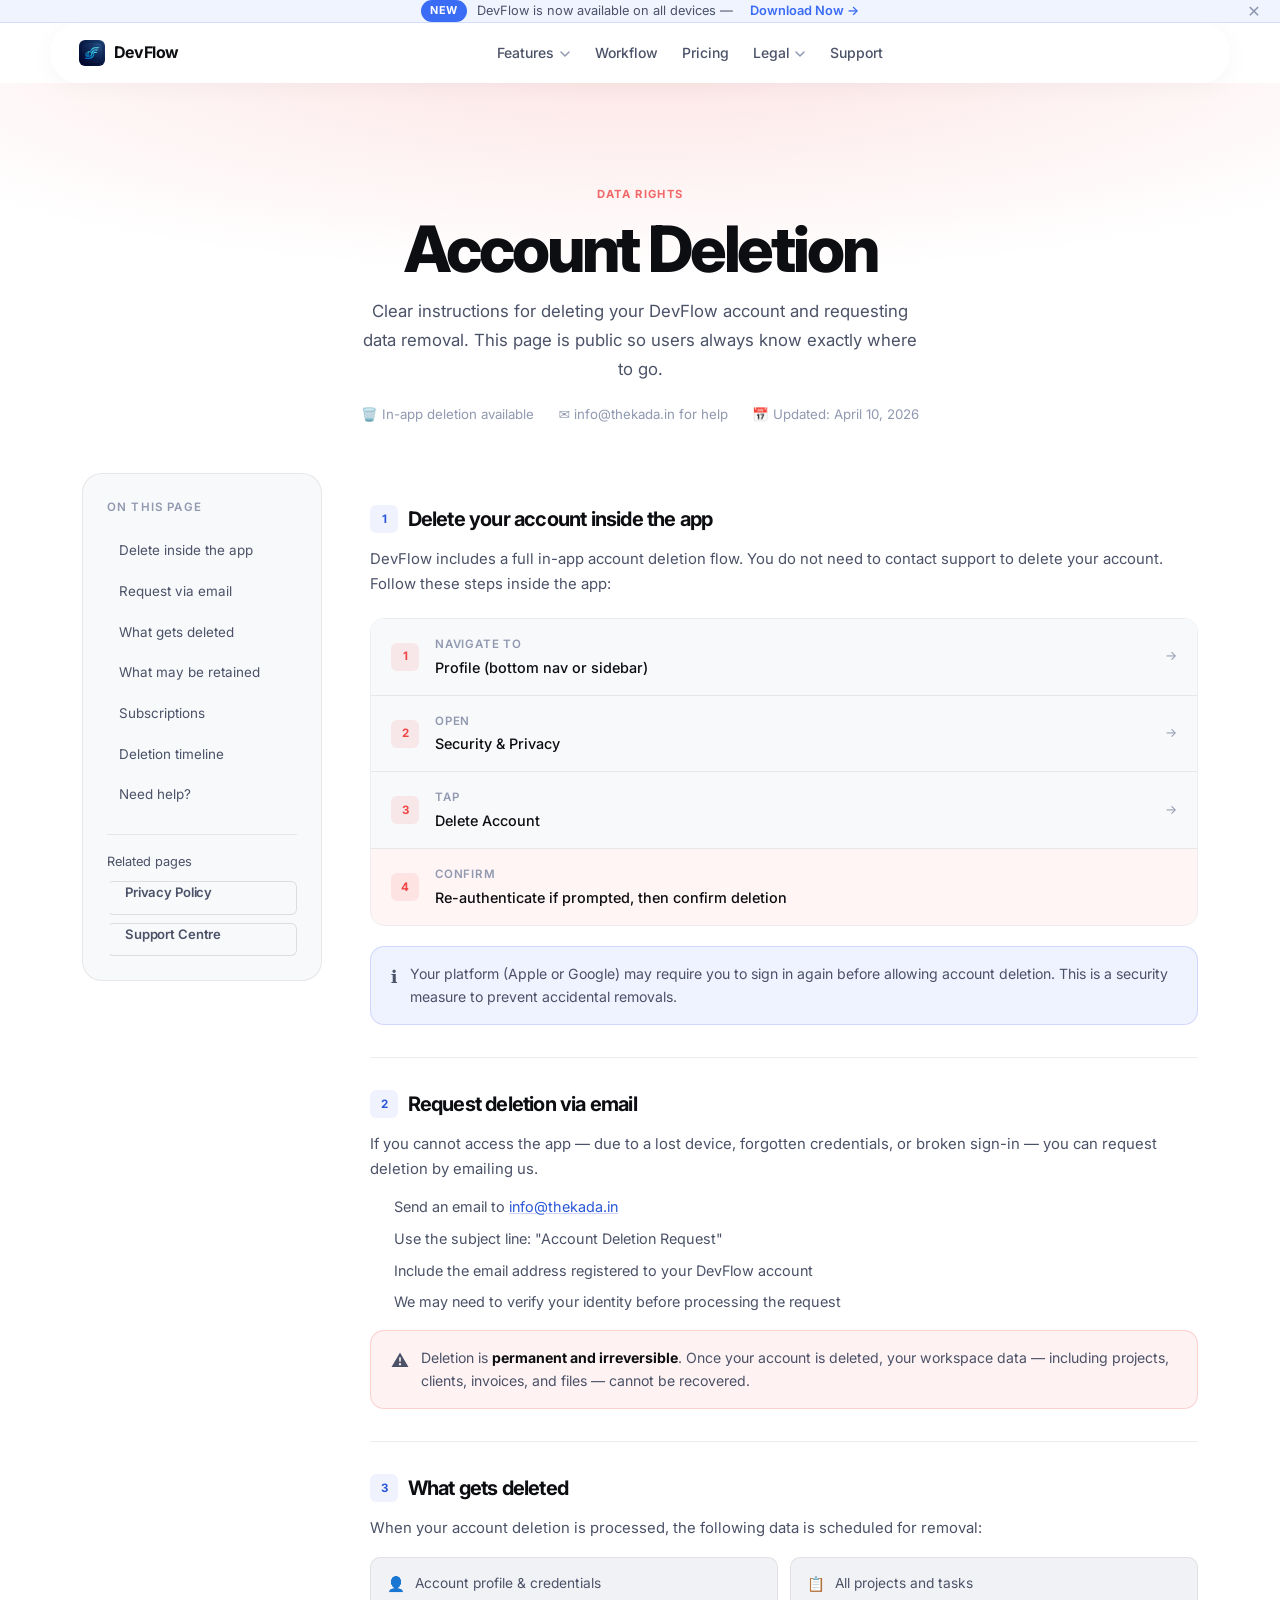
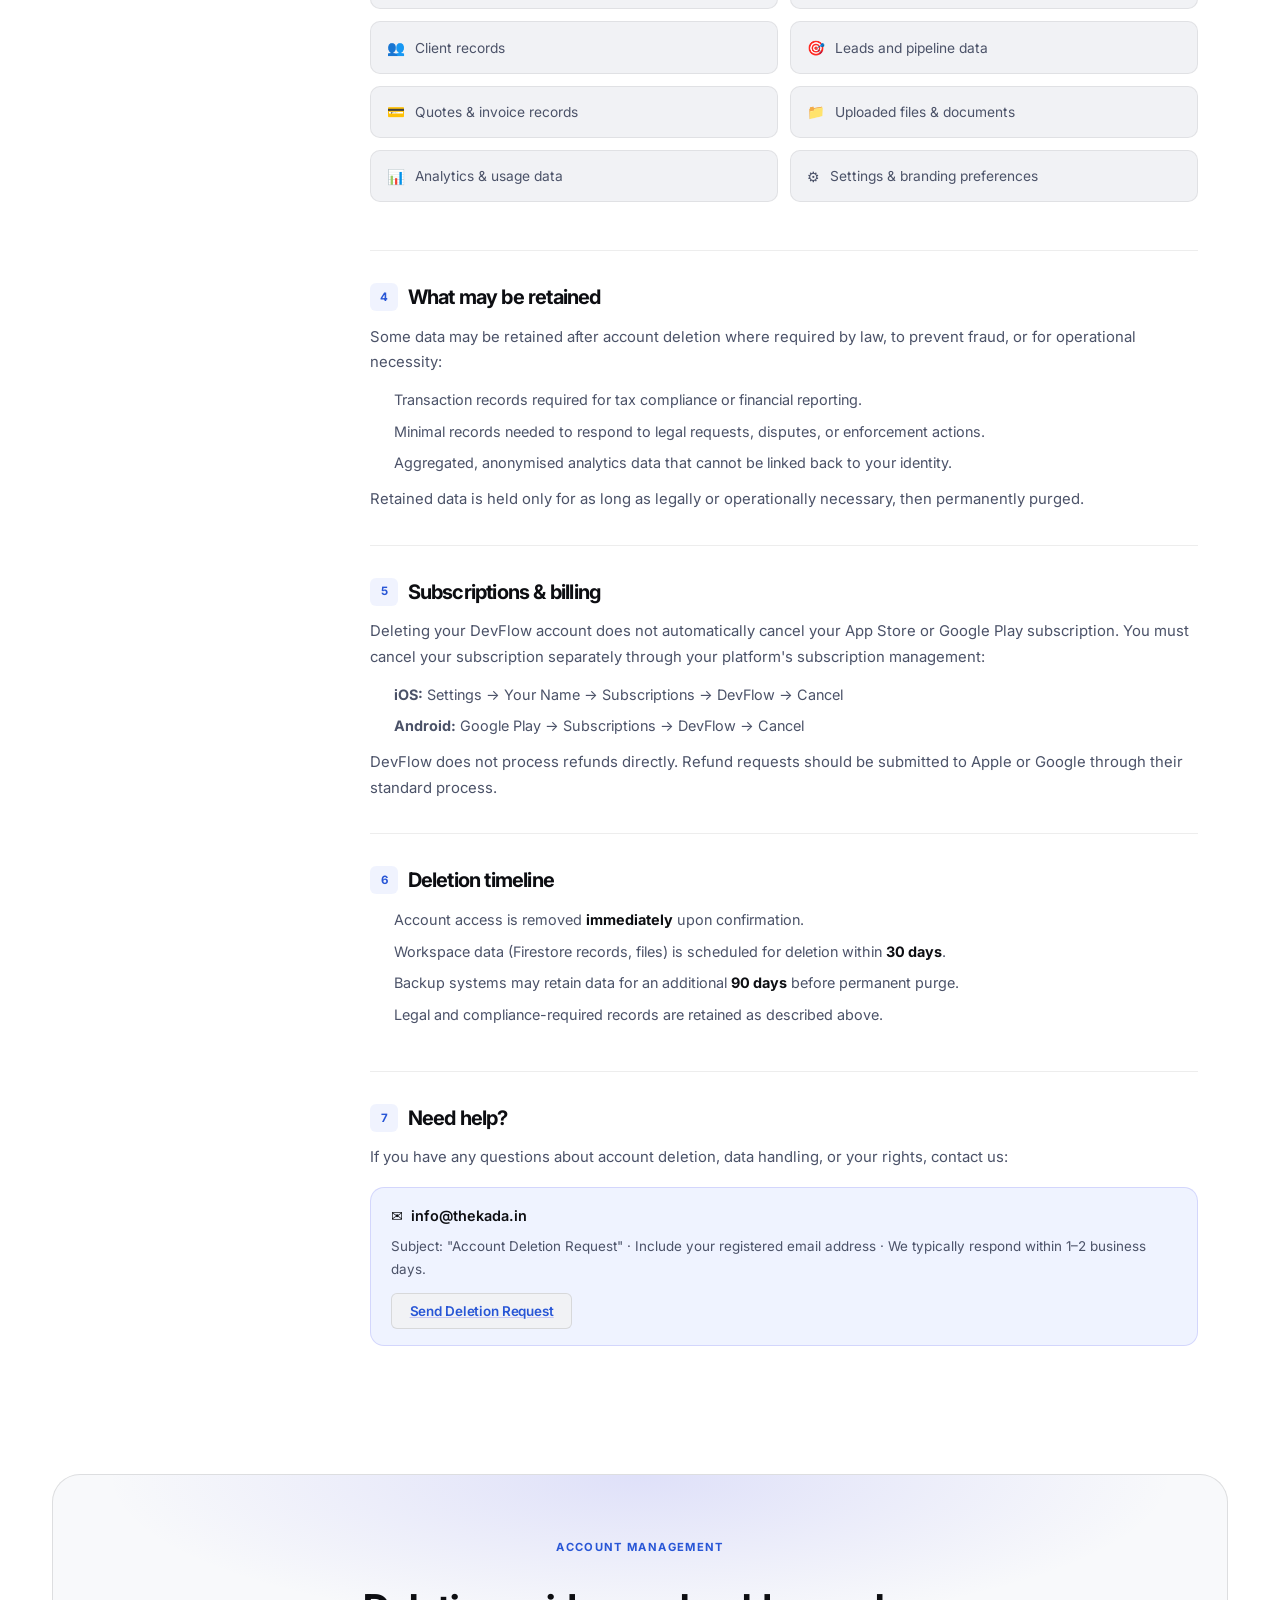
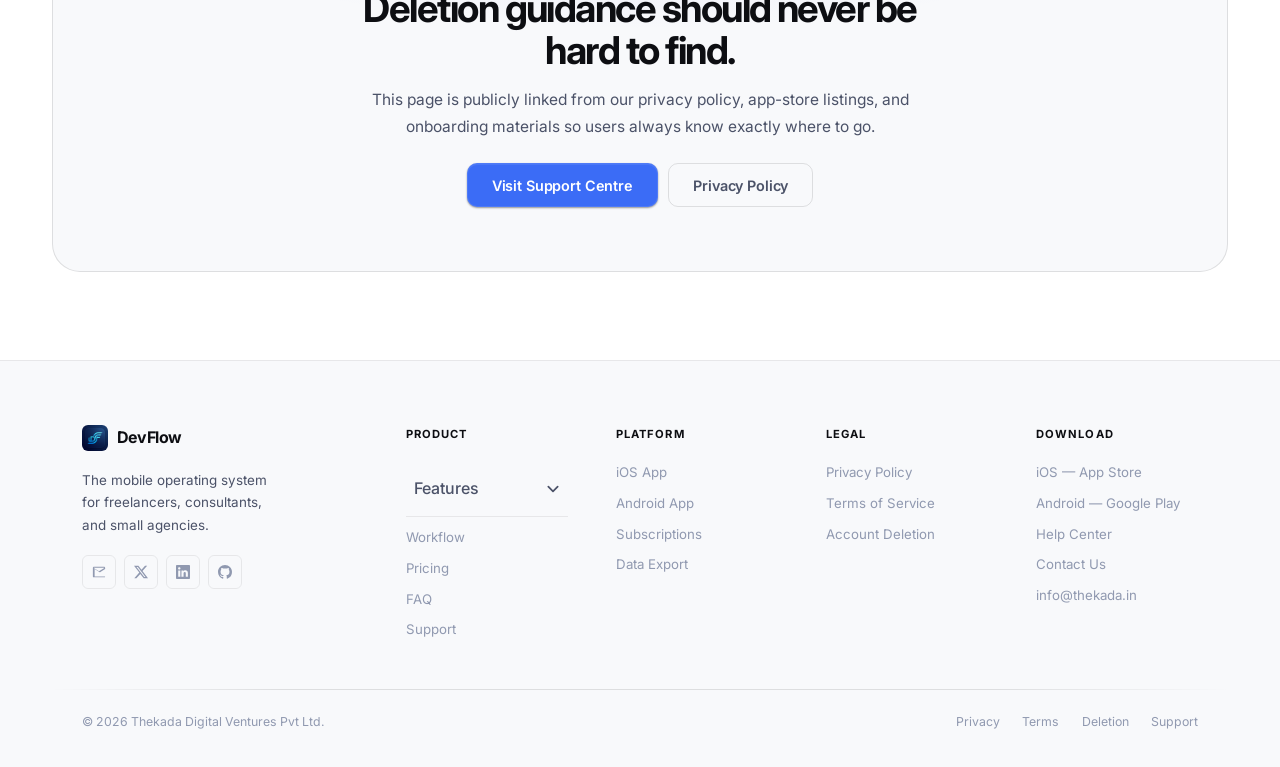
<file: account-deletion.html>
<!DOCTYPE html>
<html lang="en">
  <head>
    <meta charset="UTF-8" />
    <meta name="viewport" content="width=device-width, initial-scale=1.0, maximum-scale=1.0, user-scalable=no, viewport-fit=cover" />
    <meta name="theme-color" content="#ffffff" />
    <meta name="apple-mobile-web-app-capable" content="yes" />
    <meta name="apple-mobile-web-app-status-bar-style" content="default" />
    <meta name="format-detection" content="telephone=no" />
    <title>Account Deletion — DevFlow</title>
    <meta name="description" content="How to delete your DevFlow account and request data deletion. Clear instructions for in-app deletion and support-assisted deletion." />
        <link rel="preconnect" href="https://fonts.googleapis.com" />
    <link rel="preconnect" href="https://fonts.gstatic.com" crossorigin />
    <link href="https://fonts.googleapis.com/css2?family=Inter:ital,opsz,wght@0,14..32,400;0,14..32,500;0,14..32,600;0,14..32,700;0,14..32,800&display=swap" rel="stylesheet" />
    <link rel="icon" type="image/png" href="./assets/app-icon.png" />
    <link rel="stylesheet" href="./styles.css" />
    <script defer src="./app.js"></script>
    <style>
      .legal-hero-section {
        padding: clamp(4rem, 8vw, 7rem) clamp(1rem, 4vw, 2rem) clamp(2rem, 4vw, 3rem);
        position: relative;
        overflow: hidden;
      }
      .legal-hero-section::before {
        content: '';
        position: absolute;
        inset: 0;
        background: radial-gradient(ellipse 70% 60% at 50% -10%, rgba(239,68,68,0.15), transparent);
        pointer-events: none;
      }
      .legal-hero-section::after {
        content: '';
        position: absolute;
        inset: 0;
        background-image: radial-gradient(circle, rgba(255,255,255,0.035) 1px, transparent 1px);
        background-size: 40px 40px;
        mask-image: radial-gradient(ellipse 80% 60% at 50% 0%, black, transparent 80%);
        pointer-events: none;
      }
      .legal-hero-inner {
        position: relative;
        z-index: 1;
        max-width: var(--max-w);
        margin-inline: auto;
        display: flex;
        flex-direction: column;
        align-items: center;
        text-align: center;
      }
      .legal-hero-inner h1 { font-size: clamp(2.6rem, 5vw, 4.5rem); margin-bottom: 1rem; }
      .legal-meta { display: flex; flex-wrap: wrap; gap: .75rem 1.5rem; margin-top: 1.25rem; font-size: .83rem; color: var(--ink-faint);   justify-content: center;
      }

      /* layout */
      .legal-layout {
        display: grid;
        grid-template-columns: 240px 1fr;
        gap: 3rem;
        max-width: var(--max-w);
        margin-inline: auto;
        padding: 0 clamp(1rem, 4vw, 2rem) clamp(4rem, 8vw, 6rem);
        align-items: start;
      }
      .legal-sidebar {
        position: sticky;
        top: calc(var(--header-h) + 1.5rem);
        background: var(--bg-raised);
        border: 1px solid var(--border);
        border-radius: var(--radius-xl);
        padding: 1.5rem;
        display: grid;
        gap: .3rem;
      }
      .sidebar-title { font-size: .72rem; font-weight: 600; letter-spacing: .1em; text-transform: uppercase; color: var(--ink-faint); margin-bottom: .75rem; display: block; }
      .legal-sidebar a { display: block; padding: .45rem .65rem; border-radius: var(--radius-sm); font-size: .84rem; color: var(--ink-muted); transition: color 160ms, background 160ms; border-left: 2px solid transparent; }
      .legal-sidebar a:hover { color: var(--accent-hi); background: var(--accent-soft); border-left-color: var(--accent); }
      .sidebar-cta { margin-top: 1rem; padding-top: 1rem; border-top: 1px solid var(--border); display: grid; gap: .5rem; }
      .sidebar-cta p { font-size: .8rem; }

      .legal-content-area { display: grid; gap: 0; }
      .legal-section { padding: 2rem 0; border-bottom: 1px solid var(--border); }
      .legal-section:last-child { border-bottom: none; }
      .legal-section h2 { font-size: 1.25rem; color: var(--ink); margin-bottom: .85rem; display: flex; align-items: center; gap: .6rem; }
      .section-num { display: inline-flex; align-items: center; justify-content: center; width: 28px; height: 28px; border-radius: var(--radius-sm); background: var(--accent-soft); color: var(--accent-hi); font-size: .72rem; font-weight: 700; flex-shrink: 0; }
      .legal-section p { font-size: .93rem; margin-bottom: .75rem; }
      .legal-section p:last-child { margin-bottom: 0; }
      .legal-section ul, .legal-section ol { padding-left: 1.5rem; display: grid; gap: .5rem; margin: .75rem 0; }
      .legal-section li { font-size: .9rem; color: var(--ink-muted); line-height: 1.65; }
      .legal-section a { color: var(--accent-hi); text-decoration: underline; text-decoration-color: rgba(99,102,241,.3); }
      .legal-section a:hover { text-decoration-color: var(--accent-hi); }

      .legal-callout { background: var(--accent-soft); border: 1px solid rgba(99,102,241,.2); border-radius: var(--radius-lg); padding: 1rem 1.25rem; font-size: .88rem; color: var(--ink-muted); margin: 1rem 0 0; display: flex; gap: .75rem; align-items: flex-start; }
      .callout-icon { font-size: 1.1rem; flex-shrink: 0; }
      .legal-callout-red { background: rgba(239,68,68,.07); border-color: rgba(239,68,68,.2); }

      /* In-app steps visual */
      .in-app-steps {
        display: grid;
        gap: 0;
        margin: 1.25rem 0;
        border: 1px solid var(--border);
        border-radius: var(--radius-lg);
        overflow: hidden;
      }
      .in-app-step {
        display: flex;
        align-items: center;
        gap: 1rem;
        padding: 1rem 1.25rem;
        background: var(--bg-raised);
        border-bottom: 1px solid var(--border);
        transition: background 160ms;
      }
      .in-app-step:last-child { border-bottom: none; }
      .in-app-step:hover { background: var(--bg-surface); }
      .step-arrow { font-size: 0.8rem; color: var(--ink-faint); margin-left: auto; }
      .step-label { font-size: 0.72rem; font-weight: 600; letter-spacing: 0.07em; text-transform: uppercase; color: var(--ink-faint); margin-bottom: 0.15rem; }
      .step-title { font-size: 0.9rem; font-weight: 500; color: var(--ink); }

      /* What's deleted grid */
      .deletion-grid {
        display: grid;
        grid-template-columns: 1fr 1fr;
        gap: .75rem;
        margin: 1rem 0;
      }
      .deletion-item {
        background: var(--bg-surface);
        border: 1px solid var(--border);
        border-radius: var(--radius-md);
        padding: .85rem 1rem;
        display: flex;
        align-items: center;
        gap: .65rem;
        font-size: .86rem;
        color: var(--ink-muted);
      }
      .del-icon { font-size: .9rem; }

      @media (max-width: 860px) {
        .legal-layout { grid-template-columns: 1fr; }
        .legal-sidebar { position: static; }
        .deletion-grid { grid-template-columns: 1fr; }
      }
    </style>
  </head>
  <body>
        <a class="skip-link" href="#main-content">Skip to content</a>

    <!-- ── ANNOUNCEMENT BAR ──────────────────────────────────── -->
    <div class="announce-bar" id="announce-bar" role="banner" aria-label="Announcement">
      <span class="announce-badge">New</span>
      <span>DevFlow is now available on all devices — &thinsp;</span>
      <a href="./index.html#download">Download Now &rarr;</a>
      <button class="announce-close" id="announce-close" aria-label="Dismiss announcement">&#x2715;</button>
    </div>

    <!-- ── HEADER ────────────────────────────────────────────── -->
    <header class="site-header" id="site-header">
      <div class="header-inner">

        <!-- Brand -->
        <a class="brand" href="./index.html" aria-label="DevFlow home">
          <img src="./assets/app-icon.png" alt="" width="26" height="26" decoding="async" aria-hidden="true" />
          DevFlow
        </a>

        <!-- Primary nav -->
        <nav id="site-nav" class="site-nav" aria-label="Primary navigation">

          <!-- Features (dropdown) -->
          <div class="nav-item">
            <span class="nav-link" tabindex="0" role="button" aria-haspopup="true" aria-expanded="false">
              Features
              <svg class="nav-chevron" viewBox="0 0 12 12" fill="none" aria-hidden="true">
                <path d="M2 4l4 4 4-4" stroke="currentColor" stroke-width="1.5" stroke-linecap="round" stroke-linejoin="round"/>
              </svg>
            </span>
                        <div class="nav-dropdown mega-menu" role="menu">
              <div class="mega-dropdown-col">
                <span class="mega-dropdown-title">CRM &amp; Sales</span>
                <a class="dropdown-link" href="./index.html#features" role="menuitem">
                  <span class="dropdown-icon">🎯</span>
                  <span class="dropdown-text">
                    <strong>Lead Pipeline</strong>
                    <span>Capture, track, convert leads</span>
                  </span>
                </a>
                <a class="dropdown-link" href="./index.html#features" role="menuitem">
                  <span class="dropdown-icon">💳</span>
                  <span class="dropdown-text">
                    <strong>Invoicing &amp; Quotes</strong>
                    <span>Estimate, invoice, get paid</span>
                  </span>
                </a>
                <a class="dropdown-link" href="./index.html#features" role="menuitem">
                  <span class="dropdown-icon">📊</span>
                  <span class="dropdown-text">
                    <strong>Analytics</strong>
                    <span>Revenue, conversion, pipeline</span>
                  </span>
                </a>
              </div>
              <div class="mega-dropdown-col">
                <span class="mega-dropdown-title">Operations &amp; Delivery</span>
                <a class="dropdown-link" href="./index.html#features" role="menuitem">
                  <span class="dropdown-icon">📋</span>
                  <span class="dropdown-text">
                    <strong>Project Management</strong>
                    <span>Track work to delivery</span>
                  </span>
                </a>
                <a class="dropdown-link" href="./index.html#features" role="menuitem">
                  <span class="dropdown-icon">👥</span>
                  <span class="dropdown-text">
                    <strong>Team Collaboration</strong>
                    <span>Shared visibility for agencies</span>
                  </span>
                </a>
                <a class="dropdown-link" href="./index.html#features" role="menuitem">
                  <span class="dropdown-icon">⏱️</span>
                  <span class="dropdown-text">
                    <strong>Time Tracking</strong>
                    <span>Log hours, build timesheets</span>
                  </span>
                </a>
                <a class="dropdown-link" href="./index.html#features" role="menuitem">
                  <span class="dropdown-icon">📁</span>
                  <span class="dropdown-text">
                    <strong>File Storage</strong>
                    <span>Contracts &amp; assets linked</span>
                  </span>
                </a>
              </div>
            </div>
          </div>

          <!-- Workflow -->
          <div class="nav-item">
            <a class="nav-link" href="./index.html#workflow">Workflow</a>
          </div>

          <!-- Pricing -->
          <div class="nav-item">
            <a class="nav-link" href="./index.html#pricing">Pricing</a>
          </div>

          <!-- Legal (dropdown) -->
          <div class="nav-item">
            <span class="nav-link" tabindex="0" role="button" aria-haspopup="true" aria-expanded="false">
              Legal
              <svg class="nav-chevron" viewBox="0 0 12 12" fill="none" aria-hidden="true">
                <path d="M2 4l4 4 4-4" stroke="currentColor" stroke-width="1.5" stroke-linecap="round" stroke-linejoin="round"/>
              </svg>
            </span>
            <div class="nav-dropdown" role="menu">
              <a class="dropdown-link" href="./privacy.html" role="menuitem">
                <span class="dropdown-icon">🔐</span>
                <span class="dropdown-text">
                  <strong>Privacy Policy</strong>
                  <span>How we handle your data</span>
                </span>
              </a>
              <a class="dropdown-link" href="./terms.html" role="menuitem">
                <span class="dropdown-icon">📄</span>
                <span class="dropdown-text">
                  <strong>Terms of Service</strong>
                  <span>Rules governing access</span>
                </span>
              </a>
              <a class="dropdown-link" href="./account-deletion.html" role="menuitem">
                <span class="dropdown-icon">🗑️</span>
                <span class="dropdown-text">
                  <strong>Account Deletion</strong>
                  <span>Delete your data anytime</span>
                </span>
              </a>
            </div>
          </div>

          <!-- Support -->
          <div class="nav-item">
            <a class="nav-link" href="./support.html">Support</a>
          </div>

        </nav>

        <!-- Download CTAs -->
        <div class="header-actions">
          <!-- Mobile hamburger -->
          <button class="nav-toggle" type="button" id="nav-toggle" aria-expanded="false" aria-controls="mobile-nav" aria-label="Open navigation menu">
            <svg width="15" height="15" viewBox="0 0 15 15" fill="none" aria-hidden="true">
              <path d="M2 3.5h11M2 7.5h11M2 11.5h11" stroke="currentColor" stroke-width="1.4" stroke-linecap="round"/>
            </svg>
          </button>
        </div>
      </div>
    </header>

    <!-- ── MOBILE NAV ─────────────────────────────────────────── -->
    <div class="mobile-nav-overlay" id="mobile-nav" aria-label="Mobile navigation">
      <div class="mobile-nav-links">
        
        <details class="mobile-nav-details">
          <summary class="mobile-nav-summary">
            Features
            <svg viewBox="0 0 12 12" fill="none" aria-hidden="true"><path d="M2 4l4 4 4-4" stroke="currentColor" stroke-width="1.5" stroke-linecap="round" stroke-linejoin="round"/></svg>
          </summary>
          <div class="mobile-nav-details-sub">
            <span class="mobile-nav-group-title">CRM &amp; Sales</span>
            <a href="./index.html#features">🎯 Lead Pipeline</a>
            <a href="./index.html#features">💳 Invoicing &amp; Quotes</a>
            <a href="./index.html#features">📊 Analytics</a>
            
            <span class="mobile-nav-group-title">Operations</span>
            <a href="./index.html#features">📋 Project Management</a>
            <a href="./index.html#features">👥 Team Collaboration</a>
            <a href="./index.html#features">⏱️ Time Tracking</a>
            <a href="./index.html#features">📁 File Storage</a>
          </div>
        </details>
        <!-- Re-add core links -->
        <a href="./index.html#workflow">Workflow</a>
        <a href="./index.html#pricing">Pricing</a>
        
        <details class="mobile-nav-details">
          <summary class="mobile-nav-summary">
            Legal
            <svg viewBox="0 0 12 12" fill="none" aria-hidden="true"><path d="M2 4l4 4 4-4" stroke="currentColor" stroke-width="1.5" stroke-linecap="round" stroke-linejoin="round"/></svg>
          </summary>
          <div class="mobile-nav-details-sub">
            <a href="./privacy.html">🔐 Privacy Policy</a>
            <a href="./terms.html">📄 Terms of Service</a>
            <a href="./account-deletion.html">🗑️ Account Deletion</a>
          </div>
        </details>
        <a href="./support.html">Support</a>
      </div>
      <div class="mobile-nav-actions">
        <!-- OS-aware smart download CTA -->
        <a class="store-btn store-btn-apple store-btn-mobile-cta" href="https://apps.apple.com" target="_blank" rel="noopener" aria-label="Download DevFlow on the App Store">
          <svg width="20" height="20" viewBox="0 0 384 512" fill="#ffffff" aria-hidden="true"><path d="M318.7 268.7c-.2-36.3 16.4-64.1 50-84.8-18.8-26.9-47.2-41.7-84.7-44.6-35.5-2.8-74.3 20.7-88.5 20.7-15 0-49.4-19.7-76.4-19.7C63.3 141.2 4 184.8 4 273.5q0 39.3 14.4 81.2c12.8 36.7 59 126.7 107.2 125.2 25.2-.6 43-17.9 75.8-17.9 31.8 0 48.3 17.9 76.4 17.9 48.6-.7 90.4-82.5 102.6-119.3-65.2-30.7-61.7-90-61.7-91.9zm-43.1-159c19.1-23.2 30-54.7 26.5-86.2-26.6 1.1-58.4 17.7-77.5 40-18.4 21.3-31.4 53.5-27.4 83.9 29.3 2.2 59.3-14.5 78.4-37.7z"/></svg>
          <span class="store-btn-text">
            <span class="store-btn-sub">Download on the</span>
            <span class="store-btn-name">App Store</span>
          </span>
        </a>
        <a class="store-btn store-btn-google store-btn-mobile-cta" href="https://play.google.com/store/apps" target="_blank" rel="noopener" aria-label="Get DevFlow on Google Play">
          <svg width="20" height="20" viewBox="0 0 24 24" aria-hidden="true"><defs><linearGradient id="mn-gp-a" x1="61.29%" x2="26.78%" y1="5.08%" y2="71.41%"><stop offset="0" stop-color="#00A0FF"/><stop offset="1" stop-color="#00E3FF"/></linearGradient><linearGradient id="mn-gp-b" x1="107.68%" x2="-13.94%" y1="49.98%" y2="49.98%"><stop offset="0" stop-color="#FFE000"/><stop offset="1" stop-color="#FF9C00"/></linearGradient><linearGradient id="mn-gp-c" x1="125.56%" x2="-37.66%" y1="30.9%" y2="136.01%"><stop offset="0" stop-color="#FF3A44"/><stop offset="1" stop-color="#C31162"/></linearGradient><linearGradient id="mn-gp-d" x1="-18.81%" x2="42.15%" y1="-11.47%" y2="35.75%"><stop offset="0" stop-color="#32A071"/><stop offset="1" stop-color="#00F076"/></linearGradient></defs><path d="M1.22.29A1.52 1.52 0 0 0 .75 1.4v21.2c0 .43.17.81.47 1.08l.06.06L12.2 12.8v-.28L1.28.24z" fill="url(#mn-gp-a)"/><path d="M16.05 16.66l-3.85-3.86v-.28l3.85-3.85.09.05 4.56 2.59c1.3.74 1.3 1.95 0 2.69l-4.56 2.59z" fill="url(#mn-gp-b)"/><path d="M16.14 16.61L12.2 12.66 1.22 23.74c.43.46 1.13.51 1.92.06l12.98-7.19" fill="url(#mn-gp-c)"/><path d="M16.14 7.39L3.14.2C2.35-.25 1.65-.2 1.22.26l10.98 11z" fill="url(#mn-gp-d)"/></svg>
          <span class="store-btn-text">
            <span class="store-btn-sub">Get it on</span>
            <span class="store-btn-name">Google Play</span>
          </span>
        </a>
        <a class="btn btn-ghost mobile-nav-pricing-link" href="./index.html#pricing">View Pricing →</a>
      </div>
    </div>

    <main id="main-content">
      <section class="legal-hero-section">
        <div class="legal-hero-inner">
          <span class="eyebrow" style="color:rgba(239,68,68,0.8);">Data Rights</span>
          <h1>Account Deletion</h1>
          <p style="max-width:52ch;font-size:1.05rem;color:var(--ink-muted);; margin-inline: auto; text-align: center;">
            Clear instructions for deleting your DevFlow account and requesting data removal.
            This page is public so users always know exactly where to go.
          </p>
          <div class="legal-meta">
            <span>🗑️ In-app deletion available</span>
            <span>✉️ info@thekada.in for help</span>
            <span>📅 Updated: April 10, 2026</span>
          </div>
        </div>
      </section>

      <div class="legal-layout">
        <aside class="legal-sidebar" aria-label="Table of contents">
          <span class="sidebar-title">On this page</span>
          <a href="#in-app">Delete inside the app</a>
          <a href="#web-request">Request via email</a>
          <a href="#what-deleted">What gets deleted</a>
          <a href="#what-retained">What may be retained</a>
          <a href="#subscriptions">Subscriptions</a>
          <a href="#timeline">Deletion timeline</a>
          <a href="#help">Need help?</a>
          <div class="sidebar-cta">
            <p>Related pages</p>
            <a class="btn btn-ghost" href="./privacy.html" style="font-size:.82rem;height:2.1rem;padding:0 1rem;justify-content:center;">Privacy Policy</a>
            <a class="btn btn-ghost" href="./support.html" style="font-size:.82rem;height:2.1rem;padding:0 1rem;justify-content:center;">Support Centre</a>
          </div>
        </aside>

        <article class="legal-content-area">

          <section id="in-app" class="legal-section">
            <h2><span class="section-num">1</span>Delete your account inside the app</h2>
            <p>DevFlow includes a full in-app account deletion flow. You do not need to contact support to delete your account. Follow these steps inside the app:</p>
            <div class="in-app-steps">
              <div class="in-app-step">
                <span class="section-num" style="background:rgba(239,68,68,0.1);color:#ef4444;">1</span>
                <div>
                  <div class="step-label">Navigate to</div>
                  <div class="step-title">Profile (bottom nav or sidebar)</div>
                </div>
                <span class="step-arrow">→</span>
              </div>
              <div class="in-app-step">
                <span class="section-num" style="background:rgba(239,68,68,0.1);color:#ef4444;">2</span>
                <div>
                  <div class="step-label">Open</div>
                  <div class="step-title">Security &amp; Privacy</div>
                </div>
                <span class="step-arrow">→</span>
              </div>
              <div class="in-app-step">
                <span class="section-num" style="background:rgba(239,68,68,0.1);color:#ef4444;">3</span>
                <div>
                  <div class="step-label">Tap</div>
                  <div class="step-title">Delete Account</div>
                </div>
                <span class="step-arrow">→</span>
              </div>
              <div class="in-app-step" style="background:rgba(239,68,68,0.05);border-bottom:none;">
                <span class="section-num" style="background:rgba(239,68,68,0.1);color:#ef4444;">4</span>
                <div>
                  <div class="step-label">Confirm</div>
                  <div class="step-title">Re-authenticate if prompted, then confirm deletion</div>
                </div>
              </div>
            </div>
            <div class="legal-callout">
              <span class="callout-icon">ℹ️</span>
              Your platform (Apple or Google) may require you to sign in again before allowing account deletion. This is a security measure to prevent accidental removals.
            </div>
          </section>

          <section id="web-request" class="legal-section">
            <h2><span class="section-num">2</span>Request deletion via email</h2>
            <p>If you cannot access the app — due to a lost device, forgotten credentials, or broken sign-in — you can request deletion by emailing us.</p>
            <ul>
              <li>Send an email to <a href="mailto:info@thekada.in?subject=Account%20Deletion%20Request">info@thekada.in</a></li>
              <li>Use the subject line: "Account Deletion Request"</li>
              <li>Include the email address registered to your DevFlow account</li>
              <li>We may need to verify your identity before processing the request</li>
            </ul>
            <div class="legal-callout legal-callout-red">
              <span class="callout-icon">⚠️</span>
              <span>Deletion is <strong style="color:var(--ink);">permanent and irreversible</strong>. Once your account is deleted, your workspace data — including projects, clients, invoices, and files — cannot be recovered.</span>
            </div>
          </section>

          <section id="what-deleted" class="legal-section">
            <h2><span class="section-num">3</span>What gets deleted</h2>
            <p>When your account deletion is processed, the following data is scheduled for removal:</p>
            <div class="deletion-grid">
              <div class="deletion-item"><span class="del-icon">👤</span>Account profile &amp; credentials</div>
              <div class="deletion-item"><span class="del-icon">📋</span>All projects and tasks</div>
              <div class="deletion-item"><span class="del-icon">👥</span>Client records</div>
              <div class="deletion-item"><span class="del-icon">🎯</span>Leads and pipeline data</div>
              <div class="deletion-item"><span class="del-icon">💳</span>Quotes &amp; invoice records</div>
              <div class="deletion-item"><span class="del-icon">📁</span>Uploaded files &amp; documents</div>
              <div class="deletion-item"><span class="del-icon">📊</span>Analytics &amp; usage data</div>
              <div class="deletion-item"><span class="del-icon">⚙️</span>Settings &amp; branding preferences</div>
            </div>
          </section>

          <section id="what-retained" class="legal-section">
            <h2><span class="section-num">4</span>What may be retained</h2>
            <p>Some data may be retained after account deletion where required by law, to prevent fraud, or for operational necessity:</p>
            <ul>
              <li>Transaction records required for tax compliance or financial reporting.</li>
              <li>Minimal records needed to respond to legal requests, disputes, or enforcement actions.</li>
              <li>Aggregated, anonymised analytics data that cannot be linked back to your identity.</li>
            </ul>
            <p>Retained data is held only for as long as legally or operationally necessary, then permanently purged.</p>
          </section>

          <section id="subscriptions" class="legal-section">
            <h2><span class="section-num">5</span>Subscriptions &amp; billing</h2>
            <p>Deleting your DevFlow account does not automatically cancel your App Store or Google Play subscription. You must cancel your subscription separately through your platform's subscription management:</p>
            <ul>
              <li><strong>iOS:</strong> Settings → Your Name → Subscriptions → DevFlow → Cancel</li>
              <li><strong>Android:</strong> Google Play → Subscriptions → DevFlow → Cancel</li>
            </ul>
            <p>DevFlow does not process refunds directly. Refund requests should be submitted to Apple or Google through their standard process.</p>
          </section>

          <section id="timeline" class="legal-section">
            <h2><span class="section-num">6</span>Deletion timeline</h2>
            <ul>
              <li>Account access is removed <strong style="color:var(--ink);">immediately</strong> upon confirmation.</li>
              <li>Workspace data (Firestore records, files) is scheduled for deletion within <strong style="color:var(--ink);">30 days</strong>.</li>
              <li>Backup systems may retain data for an additional <strong style="color:var(--ink);">90 days</strong> before permanent purge.</li>
              <li>Legal and compliance-required records are retained as described above.</li>
            </ul>
          </section>

          <section id="help" class="legal-section">
            <h2><span class="section-num">7</span>Need help?</h2>
            <p>If you have any questions about account deletion, data handling, or your rights, contact us:</p>
            <div class="legal-callout" style="flex-direction:column;gap:.5rem;">
              <div style="display:flex;align-items:center;gap:.5rem;font-weight:600;color:var(--ink);font-size:.9rem;">
                <span>✉️</span> info@thekada.in
              </div>
              <p style="margin:0;font-size:.84rem;">Subject: "Account Deletion Request" · Include your registered email address · We typically respond within 1–2 business days.</p>
              <a class="btn btn-outline" href="mailto:info@thekada.in?subject=Account%20Deletion%20Request" style="width:fit-content;font-size:.84rem;margin-top:.25rem;">Send Deletion Request</a>
            </div>
          </section>

        </article>
      </div>

      <!-- CTA -->
      <section class="cta-section" style="padding-top:0;">
        <div class="container">
          <div class="cta-box reveal">
            <div class="cta-box-inner">
              <span class="eyebrow">Account Management</span>
              <h2>Deletion guidance should never be hard to find.</h2>
              <p>This page is publicly linked from our privacy policy, app-store listings, and onboarding materials so users always know exactly where to go.</p>
              <div class="cta-actions">
                <a class="btn btn-primary btn-lg" href="./support.html">Visit Support Centre</a>
                <a class="btn btn-ghost btn-lg" href="./privacy.html">Privacy Policy</a>
              </div>
            </div>
          </div>
        </div>
      </section>
    </main>

            <!-- FOOTER -->
    <footer class="site-footer" aria-label="Site footer">
      <div class="footer-top">
        <!-- Brand col -->
        <div class="footer-brand-col">
          <a class="brand" href="./index.html" aria-label="DevFlow home">
            <img src="./assets/app-icon.png" alt="" width="22" height="22" decoding="async" aria-hidden="true" />
            DevFlow
          </a>
          <p class="footer-brand-desc">The mobile operating system for freelancers, consultants, and small agencies.</p>
          <!-- Social links -->
          <div class="footer-socials" aria-label="Social links">
            <a class="social-link" href="mailto:info@thekada.in" aria-label="Email DevFlow support">
              <svg viewBox="0 0 16 16" fill="currentColor" aria-hidden="true"><path d="M1 3a1 1 0 0 1 1-1h12a1 1 0 0 1 1 1v10a1 1 0 0 1-1 1H2a1 1 0 0 1-1-1V3zm1 0v.511l6 3.6 6-3.6V3H2zm13 1.711-5.4 3.24a1 1 0 0 1-1.2 0L3 4.711V13h12V4.711z"/></svg>
            </a>
            <a class="social-link" href="https://twitter.com" aria-label="DevFlow on Twitter" target="_blank" rel="noopener">
              <svg viewBox="0 0 16 16" fill="currentColor" aria-hidden="true"><path d="M12.6.75h2.454l-5.36 6.142L16 15.25h-4.937l-3.867-5.07-4.425 5.07H.316l5.733-6.57L0 .75h5.063l3.495 4.633L12.601.75Zm-.86 13.028h1.36L4.323 2.145H2.865z"/></svg>
            </a>
            <a class="social-link" href="https://linkedin.com" aria-label="DevFlow on LinkedIn" target="_blank" rel="noopener">
              <svg viewBox="0 0 16 16" fill="currentColor" aria-hidden="true"><path d="M0 1.146C0 .513.526 0 1.175 0h13.65C15.474 0 16 .513 16 1.146v13.708c0 .633-.526 1.146-1.175 1.146H1.175C.526 16 0 15.487 0 14.854V1.146zm4.943 12.248V6.169H2.542v7.225h2.401zm-1.2-8.212c.837 0 1.358-.554 1.358-1.248-.015-.709-.52-1.248-1.342-1.248-.822 0-1.359.54-1.359 1.248 0 .694.521 1.248 1.327 1.248h.016zm4.908 8.212V9.359c0-.216.016-.432.08-.586.173-.431.568-.878 1.232-.878.869 0 1.216.662 1.216 1.634v3.865h2.401V9.25c0-2.22-1.184-3.252-2.764-3.252-1.274 0-1.845.7-2.165 1.193v.025h-.016a5.54 5.54 0 0 1 .016-.025V6.169h-2.4c.03.678 0 7.225 0 7.225h2.4z"/></svg>
            </a>
            <a class="social-link" href="https://github.com" aria-label="DevFlow on GitHub" target="_blank" rel="noopener">
              <svg viewBox="0 0 16 16" fill="currentColor" aria-hidden="true"><path d="M8 0C3.58 0 0 3.58 0 8c0 3.54 2.29 6.53 5.47 7.59.4.07.55-.17.55-.38 0-.19-.01-.82-.01-1.49-2.01.37-2.53-.49-2.69-.94-.09-.23-.48-.94-.82-1.13-.28-.15-.68-.52-.01-.53.63-.01 1.08.58 1.23.82.72 1.21 1.87.87 2.33.66.07-.52.28-.87.51-1.07-1.78-.2-3.64-.89-3.64-3.95 0-.87.31-1.59.82-2.15-.08-.2-.36-1.02.08-2.12 0 0 .67-.21 2.2.82.64-.18 1.32-.27 2-.27.68 0 1.36.09 2 .27 1.53-1.04 2.2-.82 2.2-.82.44 1.1.16 1.92.08 2.12.51.56.82 1.27.82 2.15 0 3.07-1.87 3.75-3.65 3.95.29.25.54.73.54 1.48 0 1.07-.01 1.93-.01 2.2 0 .21.15.46.55.38A8.012 8.012 0 0 0 16 8c0-4.42-3.58-8-8-8z"/></svg>
            </a>
          </div>
        </div>

        <!-- Product col -->
        <div class="footer-col">
          <p class="footer-col-title">Product</p>
          
        <details class="mobile-nav-details">
          <summary class="mobile-nav-summary">
            Features
            <svg viewBox="0 0 12 12" fill="none" aria-hidden="true"><path d="M2 4l4 4 4-4" stroke="currentColor" stroke-width="1.5" stroke-linecap="round" stroke-linejoin="round"/></svg>
          </summary>
          <div class="mobile-nav-details-sub">
            <span class="mobile-nav-group-title">CRM &amp; Sales</span>
            <a href="./index.html#features">🎯 Lead Pipeline</a>
            <a href="./index.html#features">💳 Invoicing &amp; Quotes</a>
            <a href="./index.html#features">📊 Analytics</a>
            
            <span class="mobile-nav-group-title">Operations</span>
            <a href="./index.html#features">📋 Project Management</a>
            <a href="./index.html#features">👥 Team Collaboration</a>
            <a href="./index.html#features">⏱️ Time Tracking</a>
            <a href="./index.html#features">📁 File Storage</a>
          </div>
        </details>
        <!-- Re-add core links -->
          <a href="./index.html#workflow">Workflow</a>
          <a href="./index.html#pricing">Pricing</a>
          <a href="./index.html#faq">FAQ</a>
          <a href="./support.html">Support</a>
        </div>

        <!-- Platform col -->
        <div class="footer-col">
          <p class="footer-col-title">Platform</p>
          <a href="./support.html#signin">iOS App</a>
          <a href="./support.html#signin">Android App</a>
          <a href="./support.html#billing-help">Subscriptions</a>
          <a href="./support.html#data">Data Export</a>
        </div>

        <!-- Legal col -->
        <div class="footer-col">
          <p class="footer-col-title">Legal</p>
          <a href="./privacy.html">Privacy Policy</a>
          <a href="./terms.html">Terms of Service</a>
          <a href="./account-deletion.html">Account Deletion</a>
        </div>

        <!-- Download col -->
        <div class="footer-col">
          <p class="footer-col-title">Download</p>
          <a href="https://apps.apple.com" target="_blank" rel="noopener">iOS — App Store</a>
          <a href="https://play.google.com" target="_blank" rel="noopener">Android — Google Play</a>
          <a href="./support.html">Help Center</a>
          <a href="./support.html#contact">Contact Us</a>
          <a href="mailto:info@thekada.in">info@thekada.in</a>
        </div>
      </div>

      <div class="footer-divider"></div>

      <div class="footer-bottom">
        <span>© <span id="year"></span> Thekada Digital Ventures Pvt Ltd.</span>
        <div class="footer-bottom-links">
          <a href="./privacy.html">Privacy</a>
          <a href="./terms.html">Terms</a>
          <a href="./account-deletion.html">Deletion</a>
          <a href="./support.html">Support</a>
        </div>
      </div>
    </footer>
  </body>
</html>
</file>
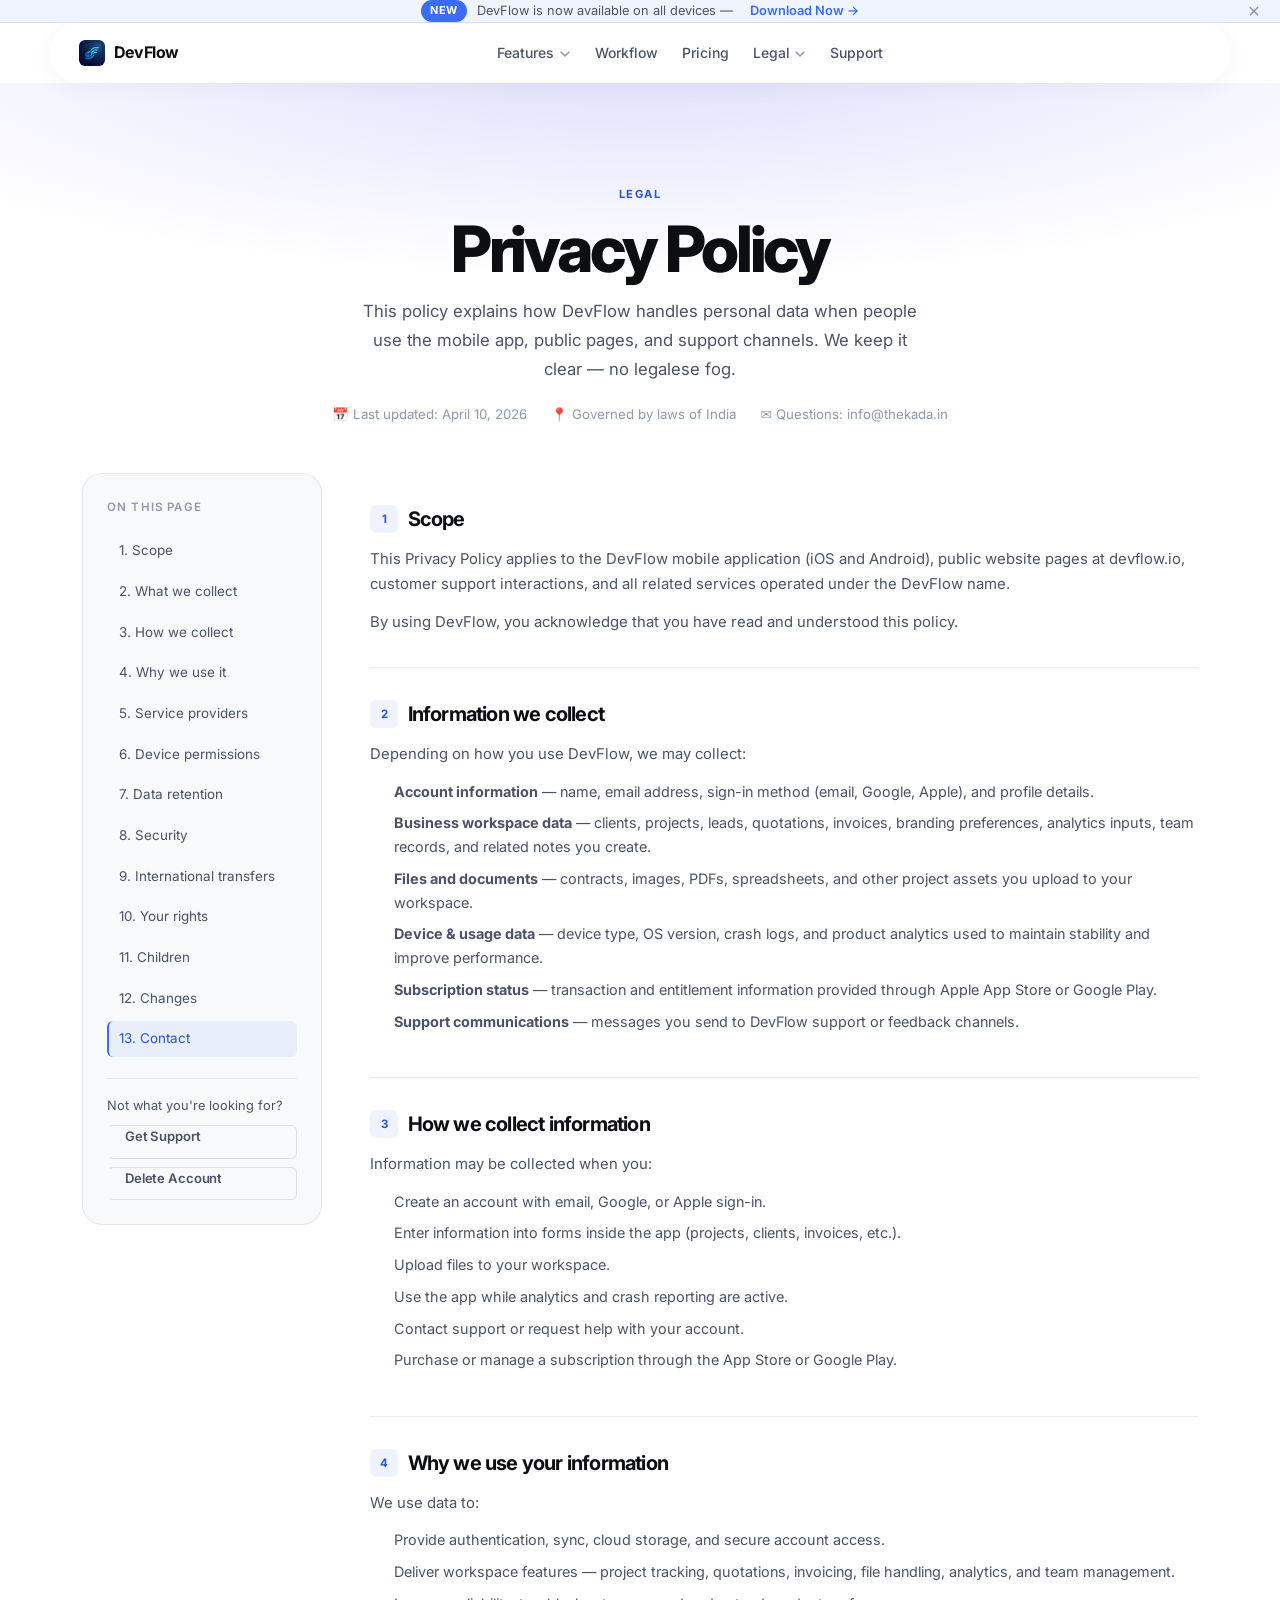
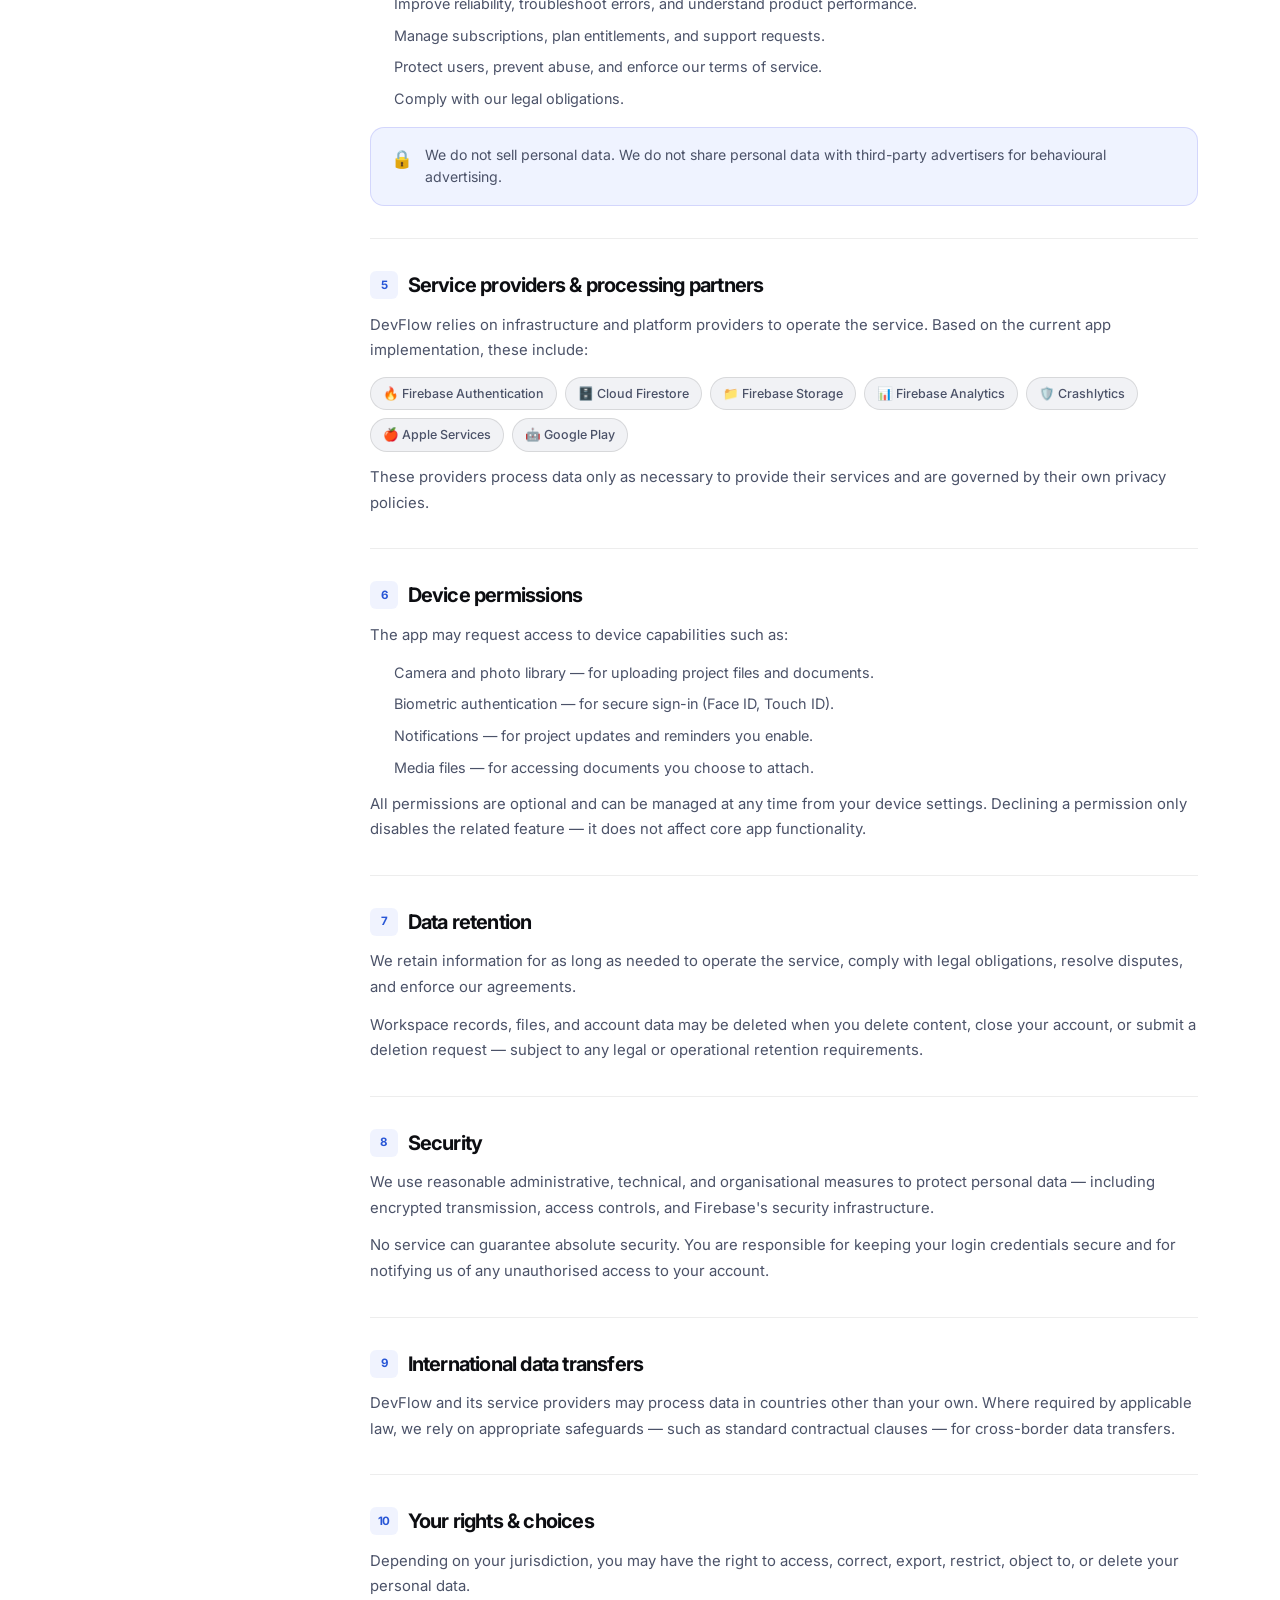
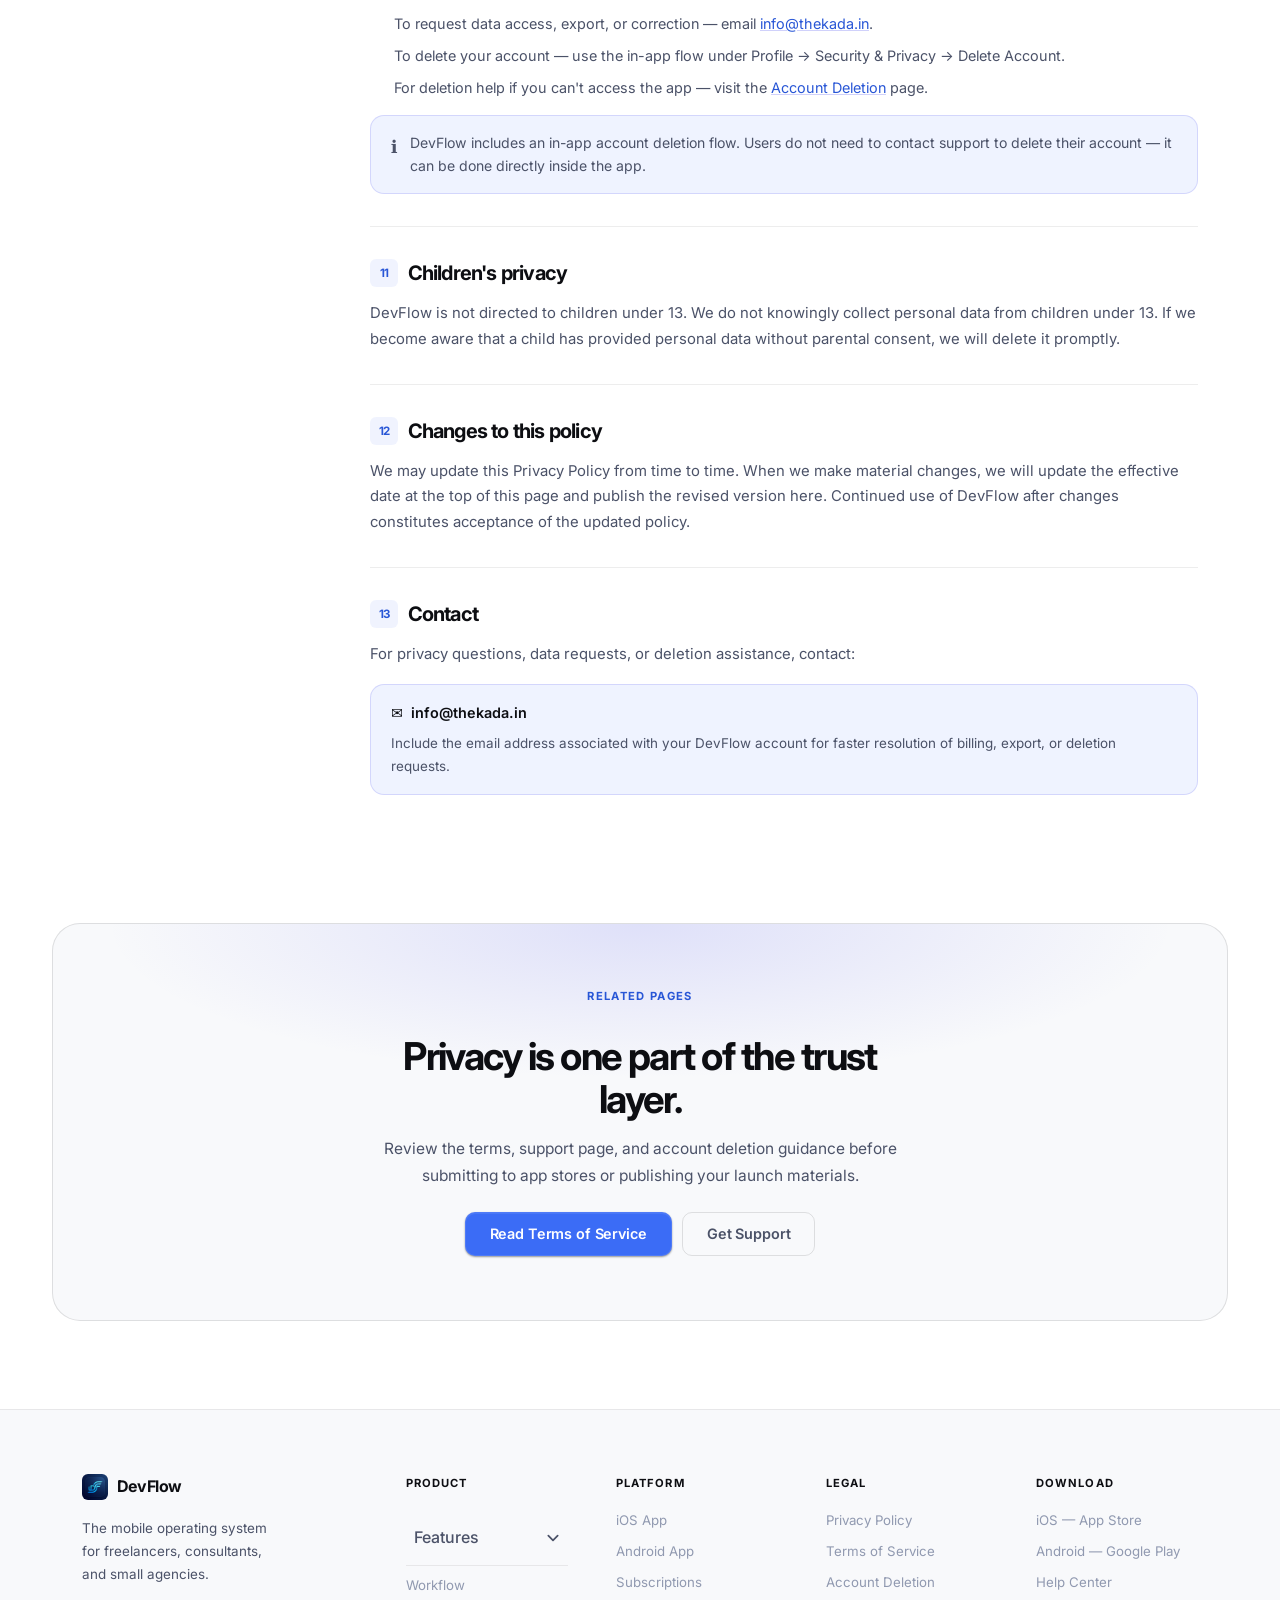
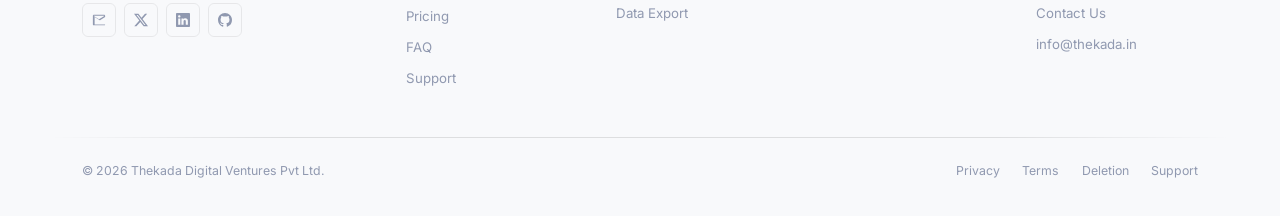
<file: privacy.html>
<!DOCTYPE html>
<html lang="en">
  <head>
    <meta charset="UTF-8" />
    <meta name="viewport" content="width=device-width, initial-scale=1.0, maximum-scale=1.0, user-scalable=no, viewport-fit=cover" />
    <meta name="theme-color" content="#ffffff" />
    <meta name="apple-mobile-web-app-capable" content="yes" />
    <meta name="apple-mobile-web-app-status-bar-style" content="default" />
    <meta name="format-detection" content="telephone=no" />
    <title>Privacy Policy — DevFlow</title>
    <meta name="description" content="Privacy Policy for the DevFlow mobile app. Learn how we handle your data, what we collect, and your rights as a user." />
    <meta property="og:title" content="Privacy Policy — DevFlow" />
    <meta property="og:description" content="How DevFlow handles personal data when people use the mobile app, public pages, and support channels." />
        <link rel="preconnect" href="https://fonts.googleapis.com" />
    <link rel="preconnect" href="https://fonts.gstatic.com" crossorigin />
    <link href="https://fonts.googleapis.com/css2?family=Inter:ital,opsz,wght@0,14..32,400;0,14..32,500;0,14..32,600;0,14..32,700;0,14..32,800&display=swap" rel="stylesheet" />
    <link rel="icon" type="image/png" href="./assets/app-icon.png" />
    <link rel="stylesheet" href="./styles.css" />
    <script defer src="./app.js"></script>
    <style>
      /* ── Legal page extras ─────────────────────────────── */
      .legal-hero-section {
        padding: clamp(4rem, 8vw, 7rem) clamp(1rem, 4vw, 2rem) clamp(2rem, 4vw, 3rem);
        position: relative;
        overflow: hidden;
      }
      .legal-hero-section::before {
        content: '';
        position: absolute;
        inset: 0;
        background: radial-gradient(ellipse 70% 60% at 50% -10%, rgba(99,102,241,0.22), transparent);
        pointer-events: none;
      }
      .legal-hero-section::after {
        content: '';
        position: absolute;
        inset: 0;
        background-image: radial-gradient(circle, rgba(255,255,255,0.035) 1px, transparent 1px);
        background-size: 40px 40px;
        mask-image: radial-gradient(ellipse 80% 60% at 50% 0%, black, transparent 80%);
        pointer-events: none;
      }
      .legal-hero-inner {
        position: relative;
        z-index: 1;
        max-width: var(--max-w);
        margin-inline: auto;
        display: flex;
        flex-direction: column;
        align-items: center;
        text-align: center;
      }
      .legal-hero-inner h1 {
        font-size: clamp(2.6rem, 5vw, 4.5rem);
        margin-bottom: 1rem;
      }
      .legal-meta {
        display: flex;
        flex-wrap: wrap;
        gap: 0.75rem 1.5rem;
        margin-top: 1.25rem;
        font-size: 0.83rem;
        color: var(--ink-faint);
        justify-content: center;
      }
      .legal-meta span { display: flex; align-items: center; gap: 0.4rem; }

      /* ── Legal layout ──────────────────────────────────── */
      .legal-layout {
        display: grid;
        grid-template-columns: 240px 1fr;
        gap: 3rem;
        max-width: var(--max-w);
        margin-inline: auto;
        padding: 0 clamp(1rem, 4vw, 2rem) clamp(4rem, 8vw, 6rem);
        align-items: start;
      }
      .legal-sidebar {
        position: sticky;
        top: calc(var(--header-h) + 1.5rem);
        background: var(--bg-raised);
        border: 1px solid var(--border);
        border-radius: var(--radius-xl);
        padding: 1.5rem;
        display: grid;
        gap: 0.3rem;
      }
      .sidebar-title {
        font-size: 0.72rem;
        font-weight: 600;
        letter-spacing: 0.1em;
        text-transform: uppercase;
        color: var(--ink-faint);
        margin-bottom: 0.75rem;
        display: block;
      }
      .legal-sidebar a {
        display: block;
        padding: 0.45rem 0.65rem;
        border-radius: var(--radius-sm);
        font-size: 0.84rem;
        color: var(--ink-muted);
        transition: color 160ms, background 160ms;
        border-left: 2px solid transparent;
      }
      .legal-sidebar a:hover,
      .legal-sidebar a.active {
        color: var(--accent-hi);
        background: var(--accent-soft);
        border-left-color: var(--accent);
      }
      .sidebar-cta {
        margin-top: 1rem;
        padding-top: 1rem;
        border-top: 1px solid var(--border);
        display: grid;
        gap: 0.5rem;
      }
      .sidebar-cta p { font-size: 0.8rem; }

      /* ── Legal content ─────────────────────────────────── */
      .legal-content-area {
        display: grid;
        gap: 0;
      }
      .legal-section {
        padding: 2rem 0;
        border-bottom: 1px solid var(--border);
      }
      .legal-section:last-child { border-bottom: none; }
      .legal-section h2 {
        font-size: 1.25rem;
        color: var(--ink);
        margin-bottom: 0.85rem;
        display: flex;
        align-items: center;
        gap: 0.6rem;
      }
      .section-num {
        display: inline-flex;
        align-items: center;
        justify-content: center;
        width: 28px;
        height: 28px;
        border-radius: var(--radius-sm);
        background: var(--accent-soft);
        color: var(--accent-hi);
        font-size: 0.72rem;
        font-weight: 700;
        flex-shrink: 0;
      }
      .legal-section p { font-size: 0.93rem; margin-bottom: 0.75rem; }
      .legal-section p:last-child { margin-bottom: 0; }
      .legal-section ul,
      .legal-section ol {
        padding-left: 1.5rem;
        display: grid;
        gap: 0.5rem;
        margin: 0.75rem 0;
      }
      .legal-section li { font-size: 0.9rem; color: var(--ink-muted); line-height: 1.65; }
      .legal-section a { color: var(--accent-hi); text-decoration: underline; text-decoration-color: rgba(99,102,241,0.3); }
      .legal-section a:hover { text-decoration-color: var(--accent-hi); }

      /* highlight callout */
      .legal-callout {
        background: var(--accent-soft);
        border: 1px solid rgba(99,102,241,0.2);
        border-radius: var(--radius-lg);
        padding: 1rem 1.25rem;
        font-size: 0.88rem;
        color: var(--ink-muted);
        margin: 1rem 0 0;
        display: flex;
        gap: 0.75rem;
        align-items: flex-start;
      }
      .callout-icon { font-size: 1.1rem; flex-shrink: 0; margin-top: 0.05rem; }

      /* provider chips */
      .provider-chips {
        display: flex;
        flex-wrap: wrap;
        gap: 0.5rem;
        margin: 0.85rem 0;
      }
      .provider-chip {
        display: inline-flex;
        align-items: center;
        gap: 0.4rem;
        padding: 0.35rem 0.75rem;
        background: var(--bg-surface);
        border: 1px solid var(--border-med);
        border-radius: var(--radius-full);
        font-size: 0.78rem;
        color: var(--ink-muted);
        font-weight: 500;
      }

      @media (max-width: 860px) {
        .legal-layout { grid-template-columns: 1fr; }
        .legal-sidebar { position: static; }
      }
    </style>
  </head>
  <body>
        <a class="skip-link" href="#main-content">Skip to content</a>

    <!-- ── ANNOUNCEMENT BAR ──────────────────────────────────── -->
    <div class="announce-bar" id="announce-bar" role="banner" aria-label="Announcement">
      <span class="announce-badge">New</span>
      <span>DevFlow is now available on all devices — &thinsp;</span>
      <a href="./index.html#download">Download Now &rarr;</a>
      <button class="announce-close" id="announce-close" aria-label="Dismiss announcement">&#x2715;</button>
    </div>

    <!-- ── HEADER ────────────────────────────────────────────── -->
    <header class="site-header" id="site-header">
      <div class="header-inner">

        <!-- Brand -->
        <a class="brand" href="./index.html" aria-label="DevFlow home">
          <img src="./assets/app-icon.png" alt="" width="26" height="26" decoding="async" aria-hidden="true" />
          DevFlow
        </a>

        <!-- Primary nav -->
        <nav id="site-nav" class="site-nav" aria-label="Primary navigation">

          <!-- Features (dropdown) -->
          <div class="nav-item">
            <span class="nav-link" tabindex="0" role="button" aria-haspopup="true" aria-expanded="false">
              Features
              <svg class="nav-chevron" viewBox="0 0 12 12" fill="none" aria-hidden="true">
                <path d="M2 4l4 4 4-4" stroke="currentColor" stroke-width="1.5" stroke-linecap="round" stroke-linejoin="round"/>
              </svg>
            </span>
                        <div class="nav-dropdown mega-menu" role="menu">
              <div class="mega-dropdown-col">
                <span class="mega-dropdown-title">CRM &amp; Sales</span>
                <a class="dropdown-link" href="./index.html#features" role="menuitem">
                  <span class="dropdown-icon">🎯</span>
                  <span class="dropdown-text">
                    <strong>Lead Pipeline</strong>
                    <span>Capture, track, convert leads</span>
                  </span>
                </a>
                <a class="dropdown-link" href="./index.html#features" role="menuitem">
                  <span class="dropdown-icon">💳</span>
                  <span class="dropdown-text">
                    <strong>Invoicing &amp; Quotes</strong>
                    <span>Estimate, invoice, get paid</span>
                  </span>
                </a>
                <a class="dropdown-link" href="./index.html#features" role="menuitem">
                  <span class="dropdown-icon">📊</span>
                  <span class="dropdown-text">
                    <strong>Analytics</strong>
                    <span>Revenue, conversion, pipeline</span>
                  </span>
                </a>
              </div>
              <div class="mega-dropdown-col">
                <span class="mega-dropdown-title">Operations &amp; Delivery</span>
                <a class="dropdown-link" href="./index.html#features" role="menuitem">
                  <span class="dropdown-icon">📋</span>
                  <span class="dropdown-text">
                    <strong>Project Management</strong>
                    <span>Track work to delivery</span>
                  </span>
                </a>
                <a class="dropdown-link" href="./index.html#features" role="menuitem">
                  <span class="dropdown-icon">👥</span>
                  <span class="dropdown-text">
                    <strong>Team Collaboration</strong>
                    <span>Shared visibility for agencies</span>
                  </span>
                </a>
                <a class="dropdown-link" href="./index.html#features" role="menuitem">
                  <span class="dropdown-icon">⏱️</span>
                  <span class="dropdown-text">
                    <strong>Time Tracking</strong>
                    <span>Log hours, build timesheets</span>
                  </span>
                </a>
                <a class="dropdown-link" href="./index.html#features" role="menuitem">
                  <span class="dropdown-icon">📁</span>
                  <span class="dropdown-text">
                    <strong>File Storage</strong>
                    <span>Contracts &amp; assets linked</span>
                  </span>
                </a>
              </div>
            </div>
          </div>

          <!-- Workflow -->
          <div class="nav-item">
            <a class="nav-link" href="./index.html#workflow">Workflow</a>
          </div>

          <!-- Pricing -->
          <div class="nav-item">
            <a class="nav-link" href="./index.html#pricing">Pricing</a>
          </div>

          <!-- Legal (dropdown) -->
          <div class="nav-item">
            <span class="nav-link" tabindex="0" role="button" aria-haspopup="true" aria-expanded="false">
              Legal
              <svg class="nav-chevron" viewBox="0 0 12 12" fill="none" aria-hidden="true">
                <path d="M2 4l4 4 4-4" stroke="currentColor" stroke-width="1.5" stroke-linecap="round" stroke-linejoin="round"/>
              </svg>
            </span>
            <div class="nav-dropdown" role="menu">
              <a class="dropdown-link" href="./privacy.html" role="menuitem">
                <span class="dropdown-icon">🔐</span>
                <span class="dropdown-text">
                  <strong>Privacy Policy</strong>
                  <span>How we handle your data</span>
                </span>
              </a>
              <a class="dropdown-link" href="./terms.html" role="menuitem">
                <span class="dropdown-icon">📄</span>
                <span class="dropdown-text">
                  <strong>Terms of Service</strong>
                  <span>Rules governing access</span>
                </span>
              </a>
              <a class="dropdown-link" href="./account-deletion.html" role="menuitem">
                <span class="dropdown-icon">🗑️</span>
                <span class="dropdown-text">
                  <strong>Account Deletion</strong>
                  <span>Delete your data anytime</span>
                </span>
              </a>
            </div>
          </div>

          <!-- Support -->
          <div class="nav-item">
            <a class="nav-link" href="./support.html">Support</a>
          </div>

        </nav>

        <!-- Download CTAs -->
        <div class="header-actions">
          <!-- Mobile hamburger -->
          <button class="nav-toggle" type="button" id="nav-toggle" aria-expanded="false" aria-controls="mobile-nav" aria-label="Open navigation menu">
            <svg width="15" height="15" viewBox="0 0 15 15" fill="none" aria-hidden="true">
              <path d="M2 3.5h11M2 7.5h11M2 11.5h11" stroke="currentColor" stroke-width="1.4" stroke-linecap="round"/>
            </svg>
          </button>
        </div>
      </div>
    </header>

    <!-- ── MOBILE NAV ─────────────────────────────────────────── -->
    <div class="mobile-nav-overlay" id="mobile-nav" aria-label="Mobile navigation">
      <div class="mobile-nav-links">
        
        <details class="mobile-nav-details">
          <summary class="mobile-nav-summary">
            Features
            <svg viewBox="0 0 12 12" fill="none" aria-hidden="true"><path d="M2 4l4 4 4-4" stroke="currentColor" stroke-width="1.5" stroke-linecap="round" stroke-linejoin="round"/></svg>
          </summary>
          <div class="mobile-nav-details-sub">
            <span class="mobile-nav-group-title">CRM &amp; Sales</span>
            <a href="./index.html#features">🎯 Lead Pipeline</a>
            <a href="./index.html#features">💳 Invoicing &amp; Quotes</a>
            <a href="./index.html#features">📊 Analytics</a>
            
            <span class="mobile-nav-group-title">Operations</span>
            <a href="./index.html#features">📋 Project Management</a>
            <a href="./index.html#features">👥 Team Collaboration</a>
            <a href="./index.html#features">⏱️ Time Tracking</a>
            <a href="./index.html#features">📁 File Storage</a>
          </div>
        </details>
        <!-- Re-add core links -->
        <a href="./index.html#workflow">Workflow</a>
        <a href="./index.html#pricing">Pricing</a>
        
        <details class="mobile-nav-details">
          <summary class="mobile-nav-summary">
            Legal
            <svg viewBox="0 0 12 12" fill="none" aria-hidden="true"><path d="M2 4l4 4 4-4" stroke="currentColor" stroke-width="1.5" stroke-linecap="round" stroke-linejoin="round"/></svg>
          </summary>
          <div class="mobile-nav-details-sub">
            <a href="./privacy.html">🔐 Privacy Policy</a>
            <a href="./terms.html">📄 Terms of Service</a>
            <a href="./account-deletion.html">🗑️ Account Deletion</a>
          </div>
        </details>
        <a href="./support.html">Support</a>
      </div>
      <div class="mobile-nav-actions">
        <!-- OS-aware smart download CTA -->
        <a class="store-btn store-btn-apple store-btn-mobile-cta" href="https://apps.apple.com" target="_blank" rel="noopener" aria-label="Download DevFlow on the App Store">
          <svg width="20" height="20" viewBox="0 0 384 512" fill="#ffffff" aria-hidden="true"><path d="M318.7 268.7c-.2-36.3 16.4-64.1 50-84.8-18.8-26.9-47.2-41.7-84.7-44.6-35.5-2.8-74.3 20.7-88.5 20.7-15 0-49.4-19.7-76.4-19.7C63.3 141.2 4 184.8 4 273.5q0 39.3 14.4 81.2c12.8 36.7 59 126.7 107.2 125.2 25.2-.6 43-17.9 75.8-17.9 31.8 0 48.3 17.9 76.4 17.9 48.6-.7 90.4-82.5 102.6-119.3-65.2-30.7-61.7-90-61.7-91.9zm-43.1-159c19.1-23.2 30-54.7 26.5-86.2-26.6 1.1-58.4 17.7-77.5 40-18.4 21.3-31.4 53.5-27.4 83.9 29.3 2.2 59.3-14.5 78.4-37.7z"/></svg>
          <span class="store-btn-text">
            <span class="store-btn-sub">Download on the</span>
            <span class="store-btn-name">App Store</span>
          </span>
        </a>
        <a class="store-btn store-btn-google store-btn-mobile-cta" href="https://play.google.com/store/apps" target="_blank" rel="noopener" aria-label="Get DevFlow on Google Play">
          <svg width="20" height="20" viewBox="0 0 24 24" aria-hidden="true"><defs><linearGradient id="mn-gp-a" x1="61.29%" x2="26.78%" y1="5.08%" y2="71.41%"><stop offset="0" stop-color="#00A0FF"/><stop offset="1" stop-color="#00E3FF"/></linearGradient><linearGradient id="mn-gp-b" x1="107.68%" x2="-13.94%" y1="49.98%" y2="49.98%"><stop offset="0" stop-color="#FFE000"/><stop offset="1" stop-color="#FF9C00"/></linearGradient><linearGradient id="mn-gp-c" x1="125.56%" x2="-37.66%" y1="30.9%" y2="136.01%"><stop offset="0" stop-color="#FF3A44"/><stop offset="1" stop-color="#C31162"/></linearGradient><linearGradient id="mn-gp-d" x1="-18.81%" x2="42.15%" y1="-11.47%" y2="35.75%"><stop offset="0" stop-color="#32A071"/><stop offset="1" stop-color="#00F076"/></linearGradient></defs><path d="M1.22.29A1.52 1.52 0 0 0 .75 1.4v21.2c0 .43.17.81.47 1.08l.06.06L12.2 12.8v-.28L1.28.24z" fill="url(#mn-gp-a)"/><path d="M16.05 16.66l-3.85-3.86v-.28l3.85-3.85.09.05 4.56 2.59c1.3.74 1.3 1.95 0 2.69l-4.56 2.59z" fill="url(#mn-gp-b)"/><path d="M16.14 16.61L12.2 12.66 1.22 23.74c.43.46 1.13.51 1.92.06l12.98-7.19" fill="url(#mn-gp-c)"/><path d="M16.14 7.39L3.14.2C2.35-.25 1.65-.2 1.22.26l10.98 11z" fill="url(#mn-gp-d)"/></svg>
          <span class="store-btn-text">
            <span class="store-btn-sub">Get it on</span>
            <span class="store-btn-name">Google Play</span>
          </span>
        </a>
        <a class="btn btn-ghost mobile-nav-pricing-link" href="./index.html#pricing">View Pricing →</a>
      </div>
    </div>

    <main id="main-content">
      <!-- Hero -->
      <section class="legal-hero-section">
        <div class="legal-hero-inner">
          <span class="eyebrow">Legal</span>
          <h1>Privacy Policy</h1>
          <p style="max-width:52ch;font-size:1.05rem;color:var(--ink-muted);; margin-inline: auto; text-align: center;">
            This policy explains how DevFlow handles personal data when people use the mobile app,
            public pages, and support channels. We keep it clear — no legalese fog.
          </p>
          <div class="legal-meta">
            <span>📅 Last updated: April 10, 2026</span>
            <span>📍 Governed by laws of India</span>
            <span>✉️ Questions: info@thekada.in</span>
          </div>
        </div>
      </section>

      <!-- Layout -->
      <div class="legal-layout">
        <!-- Sidebar TOC -->
        <aside class="legal-sidebar" aria-label="Table of contents">
          <span class="sidebar-title">On this page</span>
          <a href="#scope">1. Scope</a>
          <a href="#collect">2. What we collect</a>
          <a href="#how">3. How we collect</a>
          <a href="#use">4. Why we use it</a>
          <a href="#providers">5. Service providers</a>
          <a href="#permissions">6. Device permissions</a>
          <a href="#retention">7. Data retention</a>
          <a href="#security">8. Security</a>
          <a href="#transfers">9. International transfers</a>
          <a href="#rights">10. Your rights</a>
          <a href="#children">11. Children</a>
          <a href="#changes">12. Changes</a>
          <a href="#contact">13. Contact</a>
          <div class="sidebar-cta">
            <p>Not what you're looking for?</p>
            <a class="btn btn-ghost" href="./support.html" style="font-size:.82rem;height:2.1rem;padding:0 1rem;justify-content:center;">Get Support</a>
            <a class="btn btn-ghost" href="./account-deletion.html" style="font-size:.82rem;height:2.1rem;padding:0 1rem;justify-content:center;">Delete Account</a>
          </div>
        </aside>

        <!-- Content -->
        <article class="legal-content-area">
          <section id="scope" class="legal-section">
            <h2><span class="section-num">1</span>Scope</h2>
            <p>This Privacy Policy applies to the DevFlow mobile application (iOS and Android), public website pages at devflow.io, customer support interactions, and all related services operated under the DevFlow name.</p>
            <p>By using DevFlow, you acknowledge that you have read and understood this policy.</p>
          </section>

          <section id="collect" class="legal-section">
            <h2><span class="section-num">2</span>Information we collect</h2>
            <p>Depending on how you use DevFlow, we may collect:</p>
            <ul>
              <li><strong>Account information</strong> — name, email address, sign-in method (email, Google, Apple), and profile details.</li>
              <li><strong>Business workspace data</strong> — clients, projects, leads, quotations, invoices, branding preferences, analytics inputs, team records, and related notes you create.</li>
              <li><strong>Files and documents</strong> — contracts, images, PDFs, spreadsheets, and other project assets you upload to your workspace.</li>
              <li><strong>Device &amp; usage data</strong> — device type, OS version, crash logs, and product analytics used to maintain stability and improve performance.</li>
              <li><strong>Subscription status</strong> — transaction and entitlement information provided through Apple App Store or Google Play.</li>
              <li><strong>Support communications</strong> — messages you send to DevFlow support or feedback channels.</li>
            </ul>
          </section>

          <section id="how" class="legal-section">
            <h2><span class="section-num">3</span>How we collect information</h2>
            <p>Information may be collected when you:</p>
            <ul>
              <li>Create an account with email, Google, or Apple sign-in.</li>
              <li>Enter information into forms inside the app (projects, clients, invoices, etc.).</li>
              <li>Upload files to your workspace.</li>
              <li>Use the app while analytics and crash reporting are active.</li>
              <li>Contact support or request help with your account.</li>
              <li>Purchase or manage a subscription through the App Store or Google Play.</li>
            </ul>
          </section>

          <section id="use" class="legal-section">
            <h2><span class="section-num">4</span>Why we use your information</h2>
            <p>We use data to:</p>
            <ul>
              <li>Provide authentication, sync, cloud storage, and secure account access.</li>
              <li>Deliver workspace features — project tracking, quotations, invoicing, file handling, analytics, and team management.</li>
              <li>Improve reliability, troubleshoot errors, and understand product performance.</li>
              <li>Manage subscriptions, plan entitlements, and support requests.</li>
              <li>Protect users, prevent abuse, and enforce our terms of service.</li>
              <li>Comply with our legal obligations.</li>
            </ul>
            <div class="legal-callout">
              <span class="callout-icon">🔒</span>
              We do not sell personal data. We do not share personal data with third-party advertisers for behavioural advertising.
            </div>
          </section>

          <section id="providers" class="legal-section">
            <h2><span class="section-num">5</span>Service providers & processing partners</h2>
            <p>DevFlow relies on infrastructure and platform providers to operate the service. Based on the current app implementation, these include:</p>
            <div class="provider-chips">
              <span class="provider-chip">🔥 Firebase Authentication</span>
              <span class="provider-chip">🗄️ Cloud Firestore</span>
              <span class="provider-chip">📁 Firebase Storage</span>
              <span class="provider-chip">📊 Firebase Analytics</span>
              <span class="provider-chip">🛡️ Crashlytics</span>
              <span class="provider-chip">🍎 Apple Services</span>
              <span class="provider-chip">🤖 Google Play</span>
            </div>
            <p>These providers process data only as necessary to provide their services and are governed by their own privacy policies.</p>
          </section>

          <section id="permissions" class="legal-section">
            <h2><span class="section-num">6</span>Device permissions</h2>
            <p>The app may request access to device capabilities such as:</p>
            <ul>
              <li>Camera and photo library — for uploading project files and documents.</li>
              <li>Biometric authentication — for secure sign-in (Face ID, Touch ID).</li>
              <li>Notifications — for project updates and reminders you enable.</li>
              <li>Media files — for accessing documents you choose to attach.</li>
            </ul>
            <p>All permissions are optional and can be managed at any time from your device settings. Declining a permission only disables the related feature — it does not affect core app functionality.</p>
          </section>

          <section id="retention" class="legal-section">
            <h2><span class="section-num">7</span>Data retention</h2>
            <p>We retain information for as long as needed to operate the service, comply with legal obligations, resolve disputes, and enforce our agreements.</p>
            <p>Workspace records, files, and account data may be deleted when you delete content, close your account, or submit a deletion request — subject to any legal or operational retention requirements.</p>
          </section>

          <section id="security" class="legal-section">
            <h2><span class="section-num">8</span>Security</h2>
            <p>We use reasonable administrative, technical, and organisational measures to protect personal data — including encrypted transmission, access controls, and Firebase's security infrastructure.</p>
            <p>No service can guarantee absolute security. You are responsible for keeping your login credentials secure and for notifying us of any unauthorised access to your account.</p>
          </section>

          <section id="transfers" class="legal-section">
            <h2><span class="section-num">9</span>International data transfers</h2>
            <p>DevFlow and its service providers may process data in countries other than your own. Where required by applicable law, we rely on appropriate safeguards — such as standard contractual clauses — for cross-border data transfers.</p>
          </section>

          <section id="rights" class="legal-section">
            <h2><span class="section-num">10</span>Your rights & choices</h2>
            <p>Depending on your jurisdiction, you may have the right to access, correct, export, restrict, object to, or delete your personal data.</p>
            <ul>
              <li>To request data access, export, or correction — email <a href="mailto:info@thekada.in">info@thekada.in</a>.</li>
              <li>To delete your account — use the in-app flow under Profile → Security &amp; Privacy → Delete Account.</li>
              <li>For deletion help if you can't access the app — visit the <a href="./account-deletion.html">Account Deletion</a> page.</li>
            </ul>
            <div class="legal-callout">
              <span class="callout-icon">ℹ️</span>
              DevFlow includes an in-app account deletion flow. Users do not need to contact support to delete their account — it can be done directly inside the app.
            </div>
          </section>

          <section id="children" class="legal-section">
            <h2><span class="section-num">11</span>Children's privacy</h2>
            <p>DevFlow is not directed to children under 13. We do not knowingly collect personal data from children under 13. If we become aware that a child has provided personal data without parental consent, we will delete it promptly.</p>
          </section>

          <section id="changes" class="legal-section">
            <h2><span class="section-num">12</span>Changes to this policy</h2>
            <p>We may update this Privacy Policy from time to time. When we make material changes, we will update the effective date at the top of this page and publish the revised version here. Continued use of DevFlow after changes constitutes acceptance of the updated policy.</p>
          </section>

          <section id="contact" class="legal-section">
            <h2><span class="section-num">13</span>Contact</h2>
            <p>For privacy questions, data requests, or deletion assistance, contact:</p>
            <div class="legal-callout" style="flex-direction:column;gap:.5rem;">
              <div style="display:flex;align-items:center;gap:.5rem;font-weight:600;color:var(--ink);font-size:.9rem;">
                <span>✉️</span> info@thekada.in
              </div>
              <p style="margin:0;font-size:.84rem;">Include the email address associated with your DevFlow account for faster resolution of billing, export, or deletion requests.</p>
            </div>
          </section>
        </article>
      </div>

      <!-- CTA -->
      <section class="cta-section" style="padding-top:0;">
        <div class="container">
          <div class="cta-box reveal">
            <div class="cta-box-inner">
              <span class="eyebrow">Related Pages</span>
              <h2>Privacy is one part of the trust layer.</h2>
              <p>Review the terms, support page, and account deletion guidance before submitting to app stores or publishing your launch materials.</p>
              <div class="cta-actions">
                <a class="btn btn-primary btn-lg" href="./terms.html">Read Terms of Service</a>
                <a class="btn btn-ghost btn-lg" href="./support.html">Get Support</a>
              </div>
            </div>
          </div>
        </div>
      </section>
    </main>

        <!-- FOOTER -->
    <footer class="site-footer" aria-label="Site footer">
      <div class="footer-top">
        <!-- Brand col -->
        <div class="footer-brand-col">
          <a class="brand" href="./index.html" aria-label="DevFlow home">
            <img src="./assets/app-icon.png" alt="" width="22" height="22" decoding="async" aria-hidden="true" />
            DevFlow
          </a>
          <p class="footer-brand-desc">The mobile operating system for freelancers, consultants, and small agencies.</p>
          <!-- Social links -->
          <div class="footer-socials" aria-label="Social links">
            <a class="social-link" href="mailto:info@thekada.in" aria-label="Email DevFlow support">
              <svg viewBox="0 0 16 16" fill="currentColor" aria-hidden="true"><path d="M1 3a1 1 0 0 1 1-1h12a1 1 0 0 1 1 1v10a1 1 0 0 1-1 1H2a1 1 0 0 1-1-1V3zm1 0v.511l6 3.6 6-3.6V3H2zm13 1.711-5.4 3.24a1 1 0 0 1-1.2 0L3 4.711V13h12V4.711z"/></svg>
            </a>
            <a class="social-link" href="https://twitter.com" aria-label="DevFlow on Twitter" target="_blank" rel="noopener">
              <svg viewBox="0 0 16 16" fill="currentColor" aria-hidden="true"><path d="M12.6.75h2.454l-5.36 6.142L16 15.25h-4.937l-3.867-5.07-4.425 5.07H.316l5.733-6.57L0 .75h5.063l3.495 4.633L12.601.75Zm-.86 13.028h1.36L4.323 2.145H2.865z"/></svg>
            </a>
            <a class="social-link" href="https://linkedin.com" aria-label="DevFlow on LinkedIn" target="_blank" rel="noopener">
              <svg viewBox="0 0 16 16" fill="currentColor" aria-hidden="true"><path d="M0 1.146C0 .513.526 0 1.175 0h13.65C15.474 0 16 .513 16 1.146v13.708c0 .633-.526 1.146-1.175 1.146H1.175C.526 16 0 15.487 0 14.854V1.146zm4.943 12.248V6.169H2.542v7.225h2.401zm-1.2-8.212c.837 0 1.358-.554 1.358-1.248-.015-.709-.52-1.248-1.342-1.248-.822 0-1.359.54-1.359 1.248 0 .694.521 1.248 1.327 1.248h.016zm4.908 8.212V9.359c0-.216.016-.432.08-.586.173-.431.568-.878 1.232-.878.869 0 1.216.662 1.216 1.634v3.865h2.401V9.25c0-2.22-1.184-3.252-2.764-3.252-1.274 0-1.845.7-2.165 1.193v.025h-.016a5.54 5.54 0 0 1 .016-.025V6.169h-2.4c.03.678 0 7.225 0 7.225h2.4z"/></svg>
            </a>
            <a class="social-link" href="https://github.com" aria-label="DevFlow on GitHub" target="_blank" rel="noopener">
              <svg viewBox="0 0 16 16" fill="currentColor" aria-hidden="true"><path d="M8 0C3.58 0 0 3.58 0 8c0 3.54 2.29 6.53 5.47 7.59.4.07.55-.17.55-.38 0-.19-.01-.82-.01-1.49-2.01.37-2.53-.49-2.69-.94-.09-.23-.48-.94-.82-1.13-.28-.15-.68-.52-.01-.53.63-.01 1.08.58 1.23.82.72 1.21 1.87.87 2.33.66.07-.52.28-.87.51-1.07-1.78-.2-3.64-.89-3.64-3.95 0-.87.31-1.59.82-2.15-.08-.2-.36-1.02.08-2.12 0 0 .67-.21 2.2.82.64-.18 1.32-.27 2-.27.68 0 1.36.09 2 .27 1.53-1.04 2.2-.82 2.2-.82.44 1.1.16 1.92.08 2.12.51.56.82 1.27.82 2.15 0 3.07-1.87 3.75-3.65 3.95.29.25.54.73.54 1.48 0 1.07-.01 1.93-.01 2.2 0 .21.15.46.55.38A8.012 8.012 0 0 0 16 8c0-4.42-3.58-8-8-8z"/></svg>
            </a>
          </div>
        </div>

        <!-- Product col -->
        <div class="footer-col">
          <p class="footer-col-title">Product</p>
          
        <details class="mobile-nav-details">
          <summary class="mobile-nav-summary">
            Features
            <svg viewBox="0 0 12 12" fill="none" aria-hidden="true"><path d="M2 4l4 4 4-4" stroke="currentColor" stroke-width="1.5" stroke-linecap="round" stroke-linejoin="round"/></svg>
          </summary>
          <div class="mobile-nav-details-sub">
            <span class="mobile-nav-group-title">CRM &amp; Sales</span>
            <a href="./index.html#features">🎯 Lead Pipeline</a>
            <a href="./index.html#features">💳 Invoicing &amp; Quotes</a>
            <a href="./index.html#features">📊 Analytics</a>
            
            <span class="mobile-nav-group-title">Operations</span>
            <a href="./index.html#features">📋 Project Management</a>
            <a href="./index.html#features">👥 Team Collaboration</a>
            <a href="./index.html#features">⏱️ Time Tracking</a>
            <a href="./index.html#features">📁 File Storage</a>
          </div>
        </details>
        <!-- Re-add core links -->
          <a href="./index.html#workflow">Workflow</a>
          <a href="./index.html#pricing">Pricing</a>
          <a href="./index.html#faq">FAQ</a>
          <a href="./support.html">Support</a>
        </div>

        <!-- Platform col -->
        <div class="footer-col">
          <p class="footer-col-title">Platform</p>
          <a href="./support.html#signin">iOS App</a>
          <a href="./support.html#signin">Android App</a>
          <a href="./support.html#billing-help">Subscriptions</a>
          <a href="./support.html#data">Data Export</a>
        </div>

        <!-- Legal col -->
        <div class="footer-col">
          <p class="footer-col-title">Legal</p>
          <a href="./privacy.html">Privacy Policy</a>
          <a href="./terms.html">Terms of Service</a>
          <a href="./account-deletion.html">Account Deletion</a>
        </div>

        <!-- Download col -->
        <div class="footer-col">
          <p class="footer-col-title">Download</p>
          <a href="https://apps.apple.com" target="_blank" rel="noopener">iOS — App Store</a>
          <a href="https://play.google.com" target="_blank" rel="noopener">Android — Google Play</a>
          <a href="./support.html">Help Center</a>
          <a href="./support.html#contact">Contact Us</a>
          <a href="mailto:info@thekada.in">info@thekada.in</a>
        </div>
      </div>

      <div class="footer-divider"></div>

      <div class="footer-bottom">
        <span>© <span id="year"></span> Thekada Digital Ventures Pvt Ltd.</span>
        <div class="footer-bottom-links">
          <a href="./privacy.html">Privacy</a>
          <a href="./terms.html">Terms</a>
          <a href="./account-deletion.html">Deletion</a>
          <a href="./support.html">Support</a>
        </div>
      </div>
    </footer>
  </body>
</html>
</file>
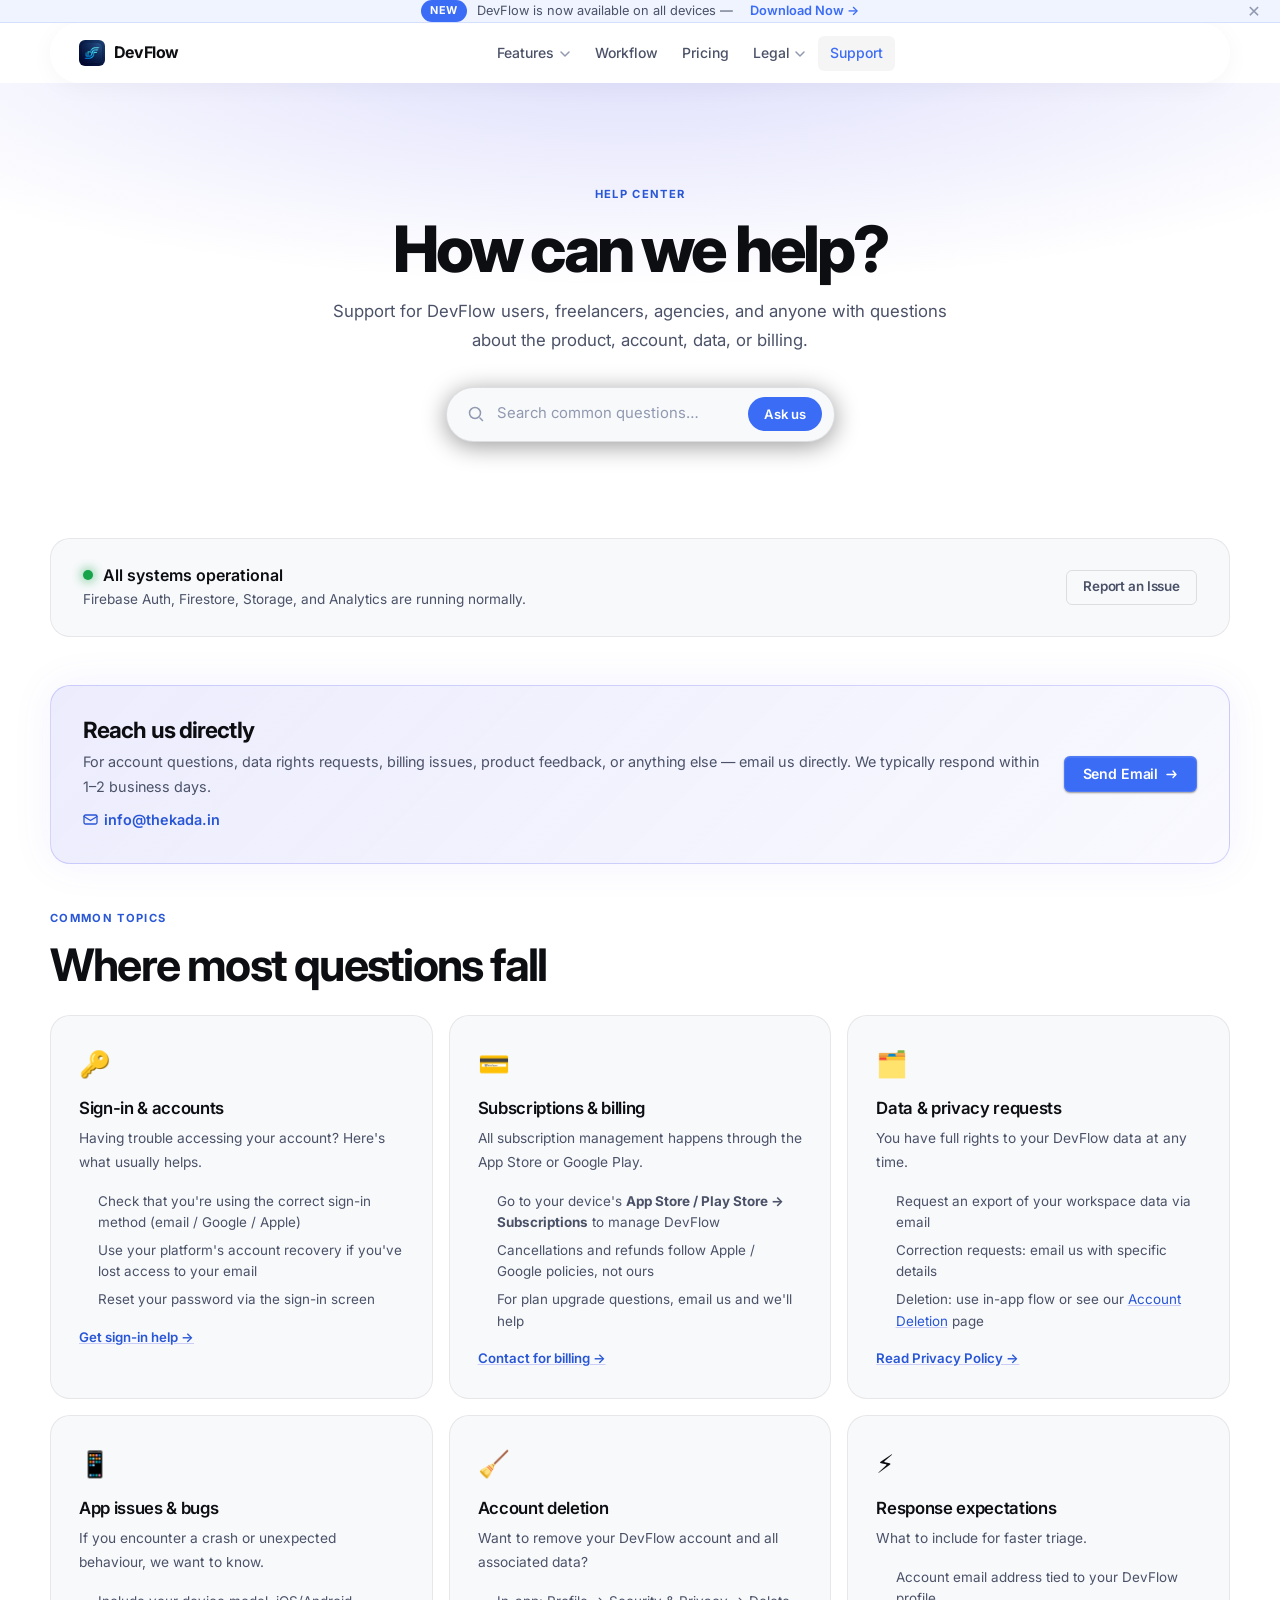
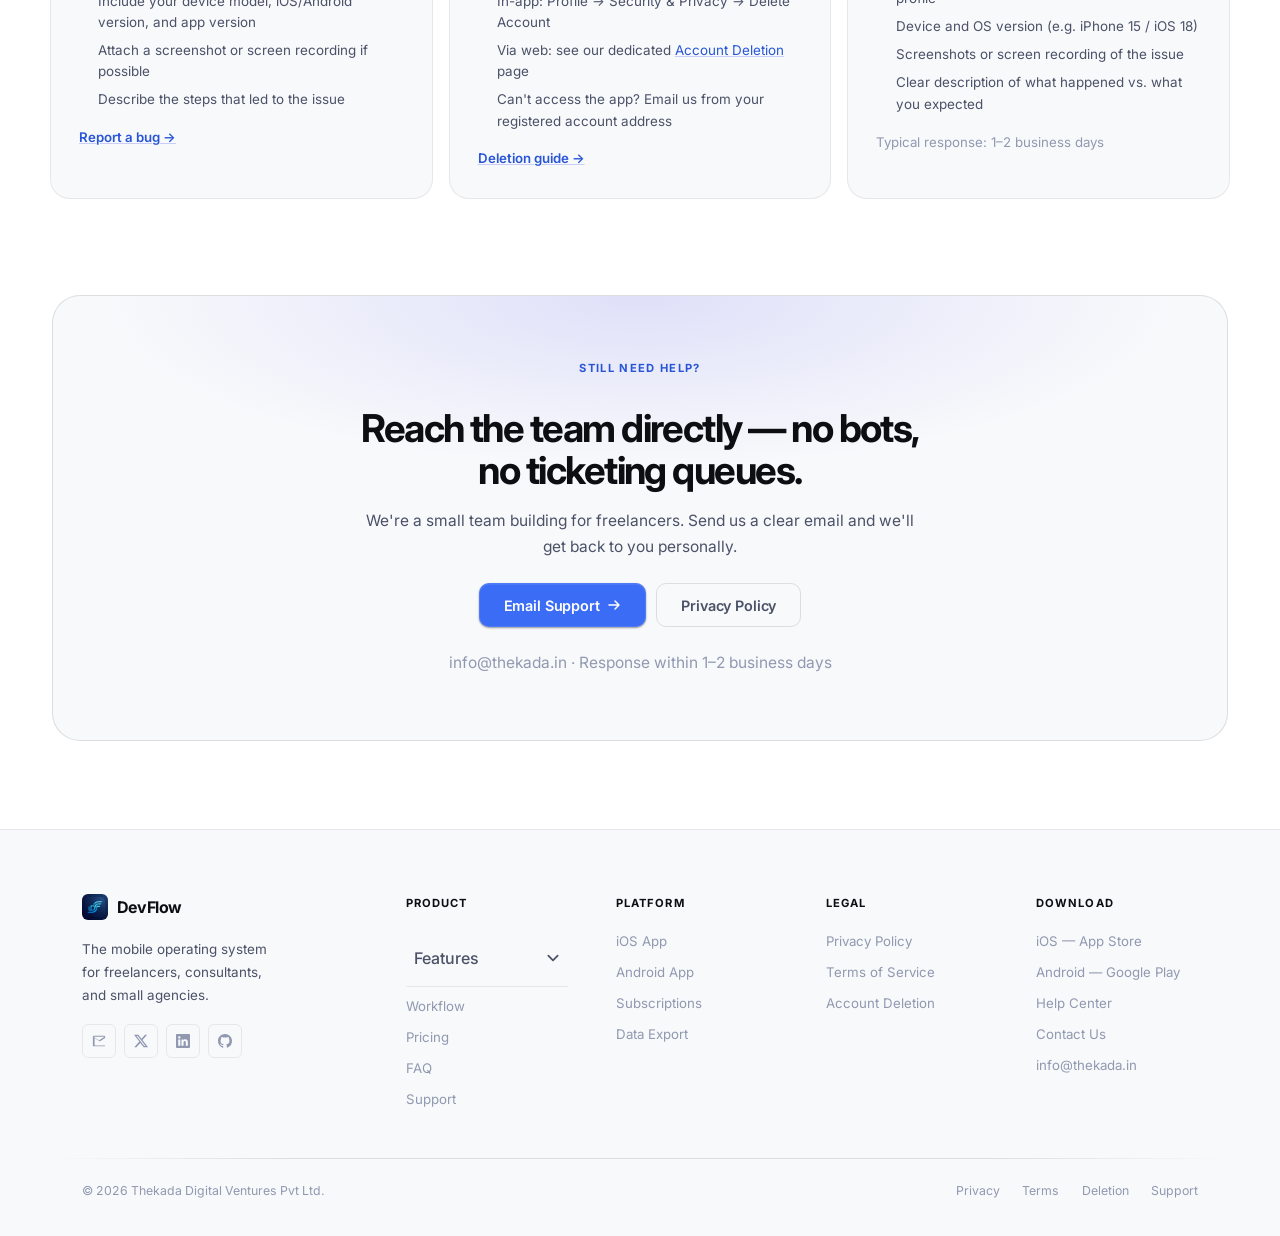
<file: support.html>
<!DOCTYPE html>
<html lang="en">
  <head>
    <meta charset="UTF-8" />
    <meta name="viewport" content="width=device-width, initial-scale=1.0, maximum-scale=1.0, user-scalable=no, viewport-fit=cover" />
    <meta name="theme-color" content="#ffffff" />
    <meta name="apple-mobile-web-app-capable" content="yes" />
    <meta name="apple-mobile-web-app-status-bar-style" content="default" />
    <meta name="format-detection" content="telephone=no" />
    <title>Support — DevFlow Help Center</title>
    <meta name="description" content="Get help with DevFlow. Contact support, download the app, manage your account, and find answers to common questions." />
    <link rel="preconnect" href="https://fonts.googleapis.com" />
    <link rel="preconnect" href="https://fonts.gstatic.com" crossorigin />
    <link href="https://fonts.googleapis.com/css2?family=Inter:ital,opsz,wght@0,14..32,400;0,14..32,500;0,14..32,600;0,14..32,700;0,14..32,800&display=swap" rel="stylesheet" />
    <link rel="icon" type="image/png" href="./assets/app-icon.png" />
    <link rel="stylesheet" href="./styles.css" />
    <script defer src="./app.js"></script>
    <style>
      /* ── Support hero ─────────────────────────────────── */
      .support-hero {
        padding: clamp(4rem, 8vw, 7rem) clamp(1rem, 4vw, 2rem) clamp(2rem, 4vw, 3rem);
        position: relative;
        overflow: hidden;
        text-align: center;
      }
      .support-hero::before {
        content: '';
        position: absolute;
        inset: 0;
        background: radial-gradient(ellipse 70% 60% at 50% -10%, rgba(99,102,241,0.22), transparent);
        pointer-events: none;
      }
      .support-hero::after {
        content: '';
        position: absolute;
        inset: 0;
        background-image: radial-gradient(circle, rgba(255,255,255,0.035) 1px, transparent 1px);
        background-size: 40px 40px;
        mask-image: radial-gradient(ellipse 80% 60% at 50% 0%, black, transparent 80%);
        pointer-events: none;
      }
      .support-hero-inner {
        position: relative;
        z-index: 1;
        max-width: 640px;
        margin-inline: auto;
        display: flex;
        flex-direction: column;
        align-items: center;
        text-align: center;
      }
      .support-hero h1 { font-size: clamp(2.6rem, 5vw, 4.5rem); margin-bottom: 1rem; }

      /* search bar visual */
      .support-search {
        display: flex;
        align-items: center;
        gap: 0.75rem;
        background: var(--bg-raised);
        border: 1px solid var(--border-med);
        border-radius: var(--radius-full);
        padding: 0.6rem 0.75rem 0.6rem 1.25rem;
        margin: 2rem auto 0;
        max-width: 520px;
        box-shadow: 0 4px 24px rgba(0,0,0,0.4);
        transition: border-color 200ms, box-shadow 200ms;
      }
      .support-search:focus-within {
        border-color: var(--accent);
        box-shadow: 0 0 0 3px var(--accent-soft), 0 4px 24px rgba(0,0,0,0.4);
      }
      .support-search input {
        flex: 1;
        background: none;
        border: none;
        outline: none;
        font: inherit;
        font-size: 0.93rem;
        color: var(--ink);
        caret-color: var(--accent);
      }
      .support-search input::placeholder { color: var(--ink-faint); }
      .search-icon { color: var(--ink-faint); flex-shrink: 0; }
      .search-btn {
        display: inline-flex;
        align-items: center;
        height: 2.1rem;
        padding: 0 1rem;
        background: var(--accent);
        color: #fff;
        border-radius: var(--radius-full);
        font-size: 0.82rem;
        font-weight: 600;
        flex-shrink: 0;
        transition: background 160ms;
      }
      .search-btn:hover { background: var(--accent-hi); }

      /* ── Contact card ─────────────────────────────────── */
      .contact-card {
        background: linear-gradient(135deg, rgba(99,102,241,0.12), rgba(99,102,241,0.04));
        border: 1px solid rgba(99,102,241,0.25);
        border-radius: var(--radius-xl);
        padding: 2rem;
        display: grid;
        grid-template-columns: 1fr auto;
        align-items: center;
        gap: 1.5rem;
        margin-bottom: 2.5rem;
        box-shadow: 0 0 40px rgba(99,102,241,0.08);
      }
      .contact-card-body h2 { font-size: 1.4rem; margin-bottom: 0.5rem; }
      .contact-card-body p { font-size: 0.9rem; }
      .contact-email {
        font-size: 0.9rem;
        font-weight: 600;
        color: var(--accent-hi);
        display: flex;
        align-items: center;
        gap: 0.4rem;
        margin-top: 0.5rem;
      }
      .contact-actions { display: flex; flex-direction: column; gap: 0.5rem; flex-shrink: 0; }

      /* ── Support topics grid ──────────────────────────── */
      .support-grid {
        display: grid;
        grid-template-columns: repeat(3, 1fr);
        gap: 1rem;
        margin-bottom: 3rem;
      }
      .support-card {
        background: var(--bg-raised);
        border: 1px solid var(--border);
        border-radius: var(--radius-xl);
        padding: 1.75rem;
        display: grid;
        align-content: start;
        gap: 0.5rem;
        transition: border-color 200ms, background 200ms, transform 220ms;
      }
      .support-card:hover {
        border-color: var(--border-hi);
        background: var(--bg-surface);
        transform: translateY(-2px);
      }
      .support-card-icon { font-size: 1.6rem; margin-bottom: 0.25rem; }
      .support-card h3 { font-size: 1.05rem; }
      .support-card p { font-size: 0.86rem; }
      .support-card ul { padding-left: 1.2rem; display: grid; gap: 0.4rem; margin-top: 0.5rem; }
      .support-card li { font-size: 0.84rem; color: var(--ink-muted); }
      .support-card a { color: var(--accent-hi); text-decoration: underline; text-decoration-color: rgba(99,102,241,0.3); }
      .support-card a:hover { text-decoration-color: var(--accent-hi); }
      .support-card-link {
        display: inline-flex;
        align-items: center;
        gap: 0.3rem;
        font-size: 0.83rem;
        font-weight: 600;
        color: var(--accent-hi);
        margin-top: 0.5rem;
        transition: gap 160ms;
      }
      .support-card-link:hover { gap: 0.5rem; }



      /* ── Status panel ─────────────────────────────────── */
      .status-panel {
        background: var(--bg-raised);
        border: 1px solid var(--border);
        border-radius: var(--radius-xl);
        padding: 1.5rem 2rem;
        display: flex;
        align-items: center;
        justify-content: space-between;
        flex-wrap: wrap;
        gap: 1rem;
        margin-bottom: 3rem;
      }
      .status-dot-live { width: 10px; height: 10px; border-radius: 50%; background: var(--green); box-shadow: 0 0 12px var(--green); animation: pulse-dot 2s ease-in-out infinite; }
      .status-label { display: flex; align-items: center; gap: 0.6rem; font-weight: 600; color: var(--ink); }
      .status-desc { font-size: 0.85rem; color: var(--ink-muted); }

      @media (max-width: 860px) {
        .support-grid { grid-template-columns: 1fr 1fr; }
        .contact-card { grid-template-columns: 1fr; }
        .contact-actions { flex-direction: row; flex-wrap: wrap; }

      }
      @media (max-width: 580px) {
        .support-grid { grid-template-columns: 1fr; }
      }
    </style>
  </head>
  <body>
        <a class="skip-link" href="#main-content">Skip to content</a>

    <!-- ── ANNOUNCEMENT BAR ──────────────────────────────────── -->
    <div class="announce-bar" id="announce-bar" role="banner" aria-label="Announcement">
      <span class="announce-badge">New</span>
      <span>DevFlow is now available on all devices — &thinsp;</span>
      <a href="./index.html#download">Download Now &rarr;</a>
      <button class="announce-close" id="announce-close" aria-label="Dismiss announcement">&#x2715;</button>
    </div>

    <!-- ── HEADER ────────────────────────────────────────────── -->
    <header class="site-header" id="site-header">
      <div class="header-inner">

        <!-- Brand -->
        <a class="brand" href="./index.html" aria-label="DevFlow home">
          <img src="./assets/app-icon.png" alt="" width="26" height="26" decoding="async" aria-hidden="true" />
          DevFlow
        </a>

        <!-- Primary nav -->
        <nav id="site-nav" class="site-nav" aria-label="Primary navigation">

          <!-- Features (dropdown) -->
          <div class="nav-item">
            <span class="nav-link" tabindex="0" role="button" aria-haspopup="true" aria-expanded="false">
              Features
              <svg class="nav-chevron" viewBox="0 0 12 12" fill="none" aria-hidden="true">
                <path d="M2 4l4 4 4-4" stroke="currentColor" stroke-width="1.5" stroke-linecap="round" stroke-linejoin="round"/>
              </svg>
            </span>
                        <div class="nav-dropdown mega-menu" role="menu">
              <div class="mega-dropdown-col">
                <span class="mega-dropdown-title">CRM &amp; Sales</span>
                <a class="dropdown-link" href="./index.html#features" role="menuitem">
                  <span class="dropdown-icon">🎯</span>
                  <span class="dropdown-text">
                    <strong>Lead Pipeline</strong>
                    <span>Capture, track, convert leads</span>
                  </span>
                </a>
                <a class="dropdown-link" href="./index.html#features" role="menuitem">
                  <span class="dropdown-icon">💳</span>
                  <span class="dropdown-text">
                    <strong>Invoicing &amp; Quotes</strong>
                    <span>Estimate, invoice, get paid</span>
                  </span>
                </a>
                <a class="dropdown-link" href="./index.html#features" role="menuitem">
                  <span class="dropdown-icon">📊</span>
                  <span class="dropdown-text">
                    <strong>Analytics</strong>
                    <span>Revenue, conversion, pipeline</span>
                  </span>
                </a>
              </div>
              <div class="mega-dropdown-col">
                <span class="mega-dropdown-title">Operations &amp; Delivery</span>
                <a class="dropdown-link" href="./index.html#features" role="menuitem">
                  <span class="dropdown-icon">📋</span>
                  <span class="dropdown-text">
                    <strong>Project Management</strong>
                    <span>Track work to delivery</span>
                  </span>
                </a>
                <a class="dropdown-link" href="./index.html#features" role="menuitem">
                  <span class="dropdown-icon">👥</span>
                  <span class="dropdown-text">
                    <strong>Team Collaboration</strong>
                    <span>Shared visibility for agencies</span>
                  </span>
                </a>
                <a class="dropdown-link" href="./index.html#features" role="menuitem">
                  <span class="dropdown-icon">⏱️</span>
                  <span class="dropdown-text">
                    <strong>Time Tracking</strong>
                    <span>Log hours, build timesheets</span>
                  </span>
                </a>
                <a class="dropdown-link" href="./index.html#features" role="menuitem">
                  <span class="dropdown-icon">📁</span>
                  <span class="dropdown-text">
                    <strong>File Storage</strong>
                    <span>Contracts &amp; assets linked</span>
                  </span>
                </a>
              </div>
            </div>
          </div>

          <!-- Workflow -->
          <div class="nav-item">
            <a class="nav-link" href="./index.html#workflow">Workflow</a>
          </div>

          <!-- Pricing -->
          <div class="nav-item">
            <a class="nav-link" href="./index.html#pricing">Pricing</a>
          </div>

          <!-- Legal (dropdown) -->
          <div class="nav-item">
            <span class="nav-link" tabindex="0" role="button" aria-haspopup="true" aria-expanded="false">
              Legal
              <svg class="nav-chevron" viewBox="0 0 12 12" fill="none" aria-hidden="true">
                <path d="M2 4l4 4 4-4" stroke="currentColor" stroke-width="1.5" stroke-linecap="round" stroke-linejoin="round"/>
              </svg>
            </span>
            <div class="nav-dropdown" role="menu">
              <a class="dropdown-link" href="./privacy.html" role="menuitem">
                <span class="dropdown-icon">🔐</span>
                <span class="dropdown-text">
                  <strong>Privacy Policy</strong>
                  <span>How we handle your data</span>
                </span>
              </a>
              <a class="dropdown-link" href="./terms.html" role="menuitem">
                <span class="dropdown-icon">📄</span>
                <span class="dropdown-text">
                  <strong>Terms of Service</strong>
                  <span>Rules governing access</span>
                </span>
              </a>
              <a class="dropdown-link" href="./account-deletion.html" role="menuitem">
                <span class="dropdown-icon">🗑️</span>
                <span class="dropdown-text">
                  <strong>Account Deletion</strong>
                  <span>Delete your data anytime</span>
                </span>
              </a>
            </div>
          </div>

          <!-- Support -->
          <div class="nav-item">
            <a class="nav-link" href="./support.html">Support</a>
          </div>

        </nav>

        <!-- Download CTAs -->
        <div class="header-actions">
          <!-- Mobile hamburger -->
          <button class="nav-toggle" type="button" id="nav-toggle" aria-expanded="false" aria-controls="mobile-nav" aria-label="Open navigation menu">
            <svg width="15" height="15" viewBox="0 0 15 15" fill="none" aria-hidden="true">
              <path d="M2 3.5h11M2 7.5h11M2 11.5h11" stroke="currentColor" stroke-width="1.4" stroke-linecap="round"/>
            </svg>
          </button>
        </div>
      </div>
    </header>

    <!-- ── MOBILE NAV ─────────────────────────────────────────── -->
    <div class="mobile-nav-overlay" id="mobile-nav" aria-label="Mobile navigation">
      <div class="mobile-nav-links">
        
        <details class="mobile-nav-details">
          <summary class="mobile-nav-summary">
            Features
            <svg viewBox="0 0 12 12" fill="none" aria-hidden="true"><path d="M2 4l4 4 4-4" stroke="currentColor" stroke-width="1.5" stroke-linecap="round" stroke-linejoin="round"/></svg>
          </summary>
          <div class="mobile-nav-details-sub">
            <span class="mobile-nav-group-title">CRM &amp; Sales</span>
            <a href="./index.html#features">🎯 Lead Pipeline</a>
            <a href="./index.html#features">💳 Invoicing &amp; Quotes</a>
            <a href="./index.html#features">📊 Analytics</a>
            
            <span class="mobile-nav-group-title">Operations</span>
            <a href="./index.html#features">📋 Project Management</a>
            <a href="./index.html#features">👥 Team Collaboration</a>
            <a href="./index.html#features">⏱️ Time Tracking</a>
            <a href="./index.html#features">📁 File Storage</a>
          </div>
        </details>
        <!-- Re-add core links -->
        <a href="./index.html#workflow">Workflow</a>
        <a href="./index.html#pricing">Pricing</a>
        
        <details class="mobile-nav-details">
          <summary class="mobile-nav-summary">
            Legal
            <svg viewBox="0 0 12 12" fill="none" aria-hidden="true"><path d="M2 4l4 4 4-4" stroke="currentColor" stroke-width="1.5" stroke-linecap="round" stroke-linejoin="round"/></svg>
          </summary>
          <div class="mobile-nav-details-sub">
            <a href="./privacy.html">🔐 Privacy Policy</a>
            <a href="./terms.html">📄 Terms of Service</a>
            <a href="./account-deletion.html">🗑️ Account Deletion</a>
          </div>
        </details>
        <a href="./support.html">Support</a>
      </div>
      <div class="mobile-nav-actions">
        <!-- OS-aware smart download CTA -->
        <a class="store-btn store-btn-apple store-btn-mobile-cta" href="https://apps.apple.com" target="_blank" rel="noopener" aria-label="Download DevFlow on the App Store">
          <svg width="20" height="20" viewBox="0 0 384 512" fill="#ffffff" aria-hidden="true"><path d="M318.7 268.7c-.2-36.3 16.4-64.1 50-84.8-18.8-26.9-47.2-41.7-84.7-44.6-35.5-2.8-74.3 20.7-88.5 20.7-15 0-49.4-19.7-76.4-19.7C63.3 141.2 4 184.8 4 273.5q0 39.3 14.4 81.2c12.8 36.7 59 126.7 107.2 125.2 25.2-.6 43-17.9 75.8-17.9 31.8 0 48.3 17.9 76.4 17.9 48.6-.7 90.4-82.5 102.6-119.3-65.2-30.7-61.7-90-61.7-91.9zm-43.1-159c19.1-23.2 30-54.7 26.5-86.2-26.6 1.1-58.4 17.7-77.5 40-18.4 21.3-31.4 53.5-27.4 83.9 29.3 2.2 59.3-14.5 78.4-37.7z"/></svg>
          <span class="store-btn-text">
            <span class="store-btn-sub">Download on the</span>
            <span class="store-btn-name">App Store</span>
          </span>
        </a>
        <a class="store-btn store-btn-google store-btn-mobile-cta" href="https://play.google.com/store/apps" target="_blank" rel="noopener" aria-label="Get DevFlow on Google Play">
          <svg width="20" height="20" viewBox="0 0 24 24" aria-hidden="true"><defs><linearGradient id="mn-gp-a" x1="61.29%" x2="26.78%" y1="5.08%" y2="71.41%"><stop offset="0" stop-color="#00A0FF"/><stop offset="1" stop-color="#00E3FF"/></linearGradient><linearGradient id="mn-gp-b" x1="107.68%" x2="-13.94%" y1="49.98%" y2="49.98%"><stop offset="0" stop-color="#FFE000"/><stop offset="1" stop-color="#FF9C00"/></linearGradient><linearGradient id="mn-gp-c" x1="125.56%" x2="-37.66%" y1="30.9%" y2="136.01%"><stop offset="0" stop-color="#FF3A44"/><stop offset="1" stop-color="#C31162"/></linearGradient><linearGradient id="mn-gp-d" x1="-18.81%" x2="42.15%" y1="-11.47%" y2="35.75%"><stop offset="0" stop-color="#32A071"/><stop offset="1" stop-color="#00F076"/></linearGradient></defs><path d="M1.22.29A1.52 1.52 0 0 0 .75 1.4v21.2c0 .43.17.81.47 1.08l.06.06L12.2 12.8v-.28L1.28.24z" fill="url(#mn-gp-a)"/><path d="M16.05 16.66l-3.85-3.86v-.28l3.85-3.85.09.05 4.56 2.59c1.3.74 1.3 1.95 0 2.69l-4.56 2.59z" fill="url(#mn-gp-b)"/><path d="M16.14 16.61L12.2 12.66 1.22 23.74c.43.46 1.13.51 1.92.06l12.98-7.19" fill="url(#mn-gp-c)"/><path d="M16.14 7.39L3.14.2C2.35-.25 1.65-.2 1.22.26l10.98 11z" fill="url(#mn-gp-d)"/></svg>
          <span class="store-btn-text">
            <span class="store-btn-sub">Get it on</span>
            <span class="store-btn-name">Google Play</span>
          </span>
        </a>
        <a class="btn btn-ghost mobile-nav-pricing-link" href="./index.html#pricing">View Pricing →</a>
      </div>
    </div>

    <main id="main-content">
      <!-- Hero -->
      <section class="support-hero">
        <div class="support-hero-inner">
          <span class="eyebrow">Help Center</span>
          <h1>How can we help?</h1>
          <p style="font-size:1.05rem;color:var(--ink-muted); text-align: center; margin-inline: auto;">
            Support for DevFlow users, freelancers, agencies, and anyone
            with questions about the product, account, data, or billing.
          </p>
          <div class="support-search" role="search">
            <svg class="search-icon" width="18" height="18" viewBox="0 0 18 18" fill="none" aria-hidden="true">
              <circle cx="8" cy="8" r="5.5" stroke="currentColor" stroke-width="1.5"/>
              <path d="M13 13l2.5 2.5" stroke="currentColor" stroke-width="1.5" stroke-linecap="round"/>
            </svg>
            <input type="search" placeholder="Search common questions…" aria-label="Search help topics" />
            <a class="search-btn" href="mailto:info@thekada.in">Ask us</a>
          </div>
        </div>
      </section>

      <!-- Main content -->
      <div class="container" style="padding-block:clamp(2rem,4vw,3rem);">

        <!-- Service status -->
        <div class="status-panel reveal">
          <div>
            <div class="status-label"><span class="status-dot-live"></span>All systems operational</div>
            <p class="status-desc">Firebase Auth, Firestore, Storage, and Analytics are running normally.</p>
          </div>
          <a class="btn btn-ghost" href="mailto:info@thekada.in?subject=Status%20Issue" style="font-size:.84rem;height:2.2rem;padding:0 1rem;">Report an Issue</a>
        </div>

        <!-- Primary contact -->
        <div class="contact-card reveal" id="contact">
          <div class="contact-card-body">
            <h2>Reach us directly</h2>
            <p>For account questions, data rights requests, billing issues, product feedback, or anything else — email us directly. We typically respond within 1–2 business days.</p>
            <a class="contact-email" href="mailto:info@thekada.in">
              <svg width="15" height="15" viewBox="0 0 15 15" fill="none" aria-hidden="true"><rect x="1" y="3" width="13" height="9" rx="1.5" stroke="currentColor" stroke-width="1.3"/><path d="M1 4.5l6.5 4 6.5-4" stroke="currentColor" stroke-width="1.3" stroke-linecap="round"/></svg>
              info@thekada.in
            </a>
          </div>
          <div class="contact-actions">
            <a class="btn btn-primary" href="mailto:info@thekada.in" style="font-size:.88rem;">
              Send Email
              <svg width="13" height="13" viewBox="0 0 13 13" fill="none" aria-hidden="true"><path d="M2 6.5h9M8 3l3 3.5-3 3" stroke="currentColor" stroke-width="1.4" stroke-linecap="round" stroke-linejoin="round"/></svg>
            </a>

          </div>
        </div>



        <!-- Support topics -->
        <div class="section-header reveal" style="margin-bottom:1.5rem;">
          <span class="eyebrow">Common Topics</span>
          <h2>Where most questions fall</h2>
        </div>
        <div class="support-grid">
          <article class="support-card reveal" id="signin">
            <div class="support-card-icon">🔑</div>
            <h3>Sign-in &amp; accounts</h3>
            <p>Having trouble accessing your account? Here's what usually helps.</p>
            <ul>
              <li>Check that you're using the correct sign-in method (email / Google / Apple)</li>
              <li>Use your platform's account recovery if you've lost access to your email</li>
              <li>Reset your password via the sign-in screen</li>
            </ul>
            <a class="support-card-link" href="mailto:info@thekada.in?subject=Sign-in%20Issue">Get sign-in help →</a>
          </article>

          <article class="support-card reveal reveal-delay-1" id="billing-help">
            <div class="support-card-icon">💳</div>
            <h3>Subscriptions &amp; billing</h3>
            <p>All subscription management happens through the App Store or Google Play.</p>
            <ul>
              <li>Go to your device's <strong>App Store / Play Store → Subscriptions</strong> to manage DevFlow</li>
              <li>Cancellations and refunds follow Apple / Google policies, not ours</li>
              <li>For plan upgrade questions, email us and we'll help</li>
            </ul>
            <a class="support-card-link" href="mailto:info@thekada.in?subject=Billing%20Question">Contact for billing →</a>
          </article>

          <article class="support-card reveal reveal-delay-2" id="data">
            <div class="support-card-icon">🗂️</div>
            <h3>Data &amp; privacy requests</h3>
            <p>You have full rights to your DevFlow data at any time.</p>
            <ul>
              <li>Request an export of your workspace data via email</li>
              <li>Correction requests: email us with specific details</li>
              <li>Deletion: use in-app flow or see our <a href="./account-deletion.html">Account Deletion</a> page</li>
            </ul>
            <a class="support-card-link" href="./privacy.html">Read Privacy Policy →</a>
          </article>

          <article class="support-card reveal">
            <div class="support-card-icon">📱</div>
            <h3>App issues &amp; bugs</h3>
            <p>If you encounter a crash or unexpected behaviour, we want to know.</p>
            <ul>
              <li>Include your device model, iOS/Android version, and app version</li>
              <li>Attach a screenshot or screen recording if possible</li>
              <li>Describe the steps that led to the issue</li>
            </ul>
            <a class="support-card-link" href="mailto:info@thekada.in?subject=Bug%20Report">Report a bug →</a>
          </article>

          <article class="support-card reveal reveal-delay-1">
            <div class="support-card-icon">🧹</div>
            <h3>Account deletion</h3>
            <p>Want to remove your DevFlow account and all associated data?</p>
            <ul>
              <li>In-app: Profile → Security &amp; Privacy → Delete Account</li>
              <li>Via web: see our dedicated <a href="./account-deletion.html">Account Deletion</a> page</li>
              <li>Can't access the app? Email us from your registered account address</li>
            </ul>
            <a class="support-card-link" href="./account-deletion.html">Deletion guide →</a>
          </article>

          <article class="support-card reveal reveal-delay-2">
            <div class="support-card-icon">⚡</div>
            <h3>Response expectations</h3>
            <p>What to include for faster triage.</p>
            <ul>
              <li>Account email address tied to your DevFlow profile</li>
              <li>Device and OS version (e.g. iPhone 15 / iOS 18)</li>
              <li>Screenshots or screen recording of the issue</li>
              <li>Clear description of what happened vs. what you expected</li>
            </ul>
            <p style="font-size:.83rem;margin-top:.5rem;color:var(--ink-faint);">Typical response: 1–2 business days</p>
          </article>
        </div>
      </div>

      <!-- CTA -->
      <section class="cta-section" style="padding-top:0;">
        <div class="container">
          <div class="cta-box reveal">
            <div class="cta-box-inner">
              <span class="eyebrow">Still need help?</span>
              <h2>Reach the team directly — no bots, no ticketing queues.</h2>
              <p>We're a small team building for freelancers. Send us a clear email and we'll get back to you personally.</p>
              <div class="cta-actions">
                <a class="btn btn-primary btn-lg" href="mailto:info@thekada.in">
                  Email Support
                  <svg width="14" height="14" viewBox="0 0 14 14" fill="none" aria-hidden="true"><path d="M2 7h10M8 3l4 4-4 4" stroke="currentColor" stroke-width="1.5" stroke-linecap="round" stroke-linejoin="round"/></svg>
                </a>
                <a class="btn btn-ghost btn-lg" href="./privacy.html">Privacy Policy</a>
              </div>
              <p class="cta-note">info@thekada.in · Response within 1–2 business days</p>
            </div>
          </div>
        </div>
      </section>
    </main>

            <!-- FOOTER -->
    <footer class="site-footer" aria-label="Site footer">
      <div class="footer-top">
        <!-- Brand col -->
        <div class="footer-brand-col">
          <a class="brand" href="./index.html" aria-label="DevFlow home">
            <img src="./assets/app-icon.png" alt="" width="22" height="22" decoding="async" aria-hidden="true" />
            DevFlow
          </a>
          <p class="footer-brand-desc">The mobile operating system for freelancers, consultants, and small agencies.</p>
          <!-- Social links -->
          <div class="footer-socials" aria-label="Social links">
            <a class="social-link" href="mailto:info@thekada.in" aria-label="Email DevFlow support">
              <svg viewBox="0 0 16 16" fill="currentColor" aria-hidden="true"><path d="M1 3a1 1 0 0 1 1-1h12a1 1 0 0 1 1 1v10a1 1 0 0 1-1 1H2a1 1 0 0 1-1-1V3zm1 0v.511l6 3.6 6-3.6V3H2zm13 1.711-5.4 3.24a1 1 0 0 1-1.2 0L3 4.711V13h12V4.711z"/></svg>
            </a>
            <a class="social-link" href="https://twitter.com" aria-label="DevFlow on Twitter" target="_blank" rel="noopener">
              <svg viewBox="0 0 16 16" fill="currentColor" aria-hidden="true"><path d="M12.6.75h2.454l-5.36 6.142L16 15.25h-4.937l-3.867-5.07-4.425 5.07H.316l5.733-6.57L0 .75h5.063l3.495 4.633L12.601.75Zm-.86 13.028h1.36L4.323 2.145H2.865z"/></svg>
            </a>
            <a class="social-link" href="https://linkedin.com" aria-label="DevFlow on LinkedIn" target="_blank" rel="noopener">
              <svg viewBox="0 0 16 16" fill="currentColor" aria-hidden="true"><path d="M0 1.146C0 .513.526 0 1.175 0h13.65C15.474 0 16 .513 16 1.146v13.708c0 .633-.526 1.146-1.175 1.146H1.175C.526 16 0 15.487 0 14.854V1.146zm4.943 12.248V6.169H2.542v7.225h2.401zm-1.2-8.212c.837 0 1.358-.554 1.358-1.248-.015-.709-.52-1.248-1.342-1.248-.822 0-1.359.54-1.359 1.248 0 .694.521 1.248 1.327 1.248h.016zm4.908 8.212V9.359c0-.216.016-.432.08-.586.173-.431.568-.878 1.232-.878.869 0 1.216.662 1.216 1.634v3.865h2.401V9.25c0-2.22-1.184-3.252-2.764-3.252-1.274 0-1.845.7-2.165 1.193v.025h-.016a5.54 5.54 0 0 1 .016-.025V6.169h-2.4c.03.678 0 7.225 0 7.225h2.4z"/></svg>
            </a>
            <a class="social-link" href="https://github.com" aria-label="DevFlow on GitHub" target="_blank" rel="noopener">
              <svg viewBox="0 0 16 16" fill="currentColor" aria-hidden="true"><path d="M8 0C3.58 0 0 3.58 0 8c0 3.54 2.29 6.53 5.47 7.59.4.07.55-.17.55-.38 0-.19-.01-.82-.01-1.49-2.01.37-2.53-.49-2.69-.94-.09-.23-.48-.94-.82-1.13-.28-.15-.68-.52-.01-.53.63-.01 1.08.58 1.23.82.72 1.21 1.87.87 2.33.66.07-.52.28-.87.51-1.07-1.78-.2-3.64-.89-3.64-3.95 0-.87.31-1.59.82-2.15-.08-.2-.36-1.02.08-2.12 0 0 .67-.21 2.2.82.64-.18 1.32-.27 2-.27.68 0 1.36.09 2 .27 1.53-1.04 2.2-.82 2.2-.82.44 1.1.16 1.92.08 2.12.51.56.82 1.27.82 2.15 0 3.07-1.87 3.75-3.65 3.95.29.25.54.73.54 1.48 0 1.07-.01 1.93-.01 2.2 0 .21.15.46.55.38A8.012 8.012 0 0 0 16 8c0-4.42-3.58-8-8-8z"/></svg>
            </a>
          </div>
        </div>

        <!-- Product col -->
        <div class="footer-col">
          <p class="footer-col-title">Product</p>
          
        <details class="mobile-nav-details">
          <summary class="mobile-nav-summary">
            Features
            <svg viewBox="0 0 12 12" fill="none" aria-hidden="true"><path d="M2 4l4 4 4-4" stroke="currentColor" stroke-width="1.5" stroke-linecap="round" stroke-linejoin="round"/></svg>
          </summary>
          <div class="mobile-nav-details-sub">
            <span class="mobile-nav-group-title">CRM &amp; Sales</span>
            <a href="./index.html#features">🎯 Lead Pipeline</a>
            <a href="./index.html#features">💳 Invoicing &amp; Quotes</a>
            <a href="./index.html#features">📊 Analytics</a>
            
            <span class="mobile-nav-group-title">Operations</span>
            <a href="./index.html#features">📋 Project Management</a>
            <a href="./index.html#features">👥 Team Collaboration</a>
            <a href="./index.html#features">⏱️ Time Tracking</a>
            <a href="./index.html#features">📁 File Storage</a>
          </div>
        </details>
        <!-- Re-add core links -->
          <a href="./index.html#workflow">Workflow</a>
          <a href="./index.html#pricing">Pricing</a>
          <a href="./index.html#faq">FAQ</a>
          <a href="./support.html">Support</a>
        </div>

        <!-- Platform col -->
        <div class="footer-col">
          <p class="footer-col-title">Platform</p>
          <a href="./support.html#signin">iOS App</a>
          <a href="./support.html#signin">Android App</a>
          <a href="./support.html#billing-help">Subscriptions</a>
          <a href="./support.html#data">Data Export</a>
        </div>

        <!-- Legal col -->
        <div class="footer-col">
          <p class="footer-col-title">Legal</p>
          <a href="./privacy.html">Privacy Policy</a>
          <a href="./terms.html">Terms of Service</a>
          <a href="./account-deletion.html">Account Deletion</a>
        </div>

        <!-- Download col -->
        <div class="footer-col">
          <p class="footer-col-title">Download</p>
          <a href="https://apps.apple.com" target="_blank" rel="noopener">iOS — App Store</a>
          <a href="https://play.google.com" target="_blank" rel="noopener">Android — Google Play</a>
          <a href="./support.html">Help Center</a>
          <a href="./support.html#contact">Contact Us</a>
          <a href="mailto:info@thekada.in">info@thekada.in</a>
        </div>
      </div>

      <div class="footer-divider"></div>

      <div class="footer-bottom">
        <span>© <span id="year"></span> Thekada Digital Ventures Pvt Ltd.</span>
        <div class="footer-bottom-links">
          <a href="./privacy.html">Privacy</a>
          <a href="./terms.html">Terms</a>
          <a href="./account-deletion.html">Deletion</a>
          <a href="./support.html">Support</a>
        </div>
      </div>
    </footer>
  </body>
</html>
</file>
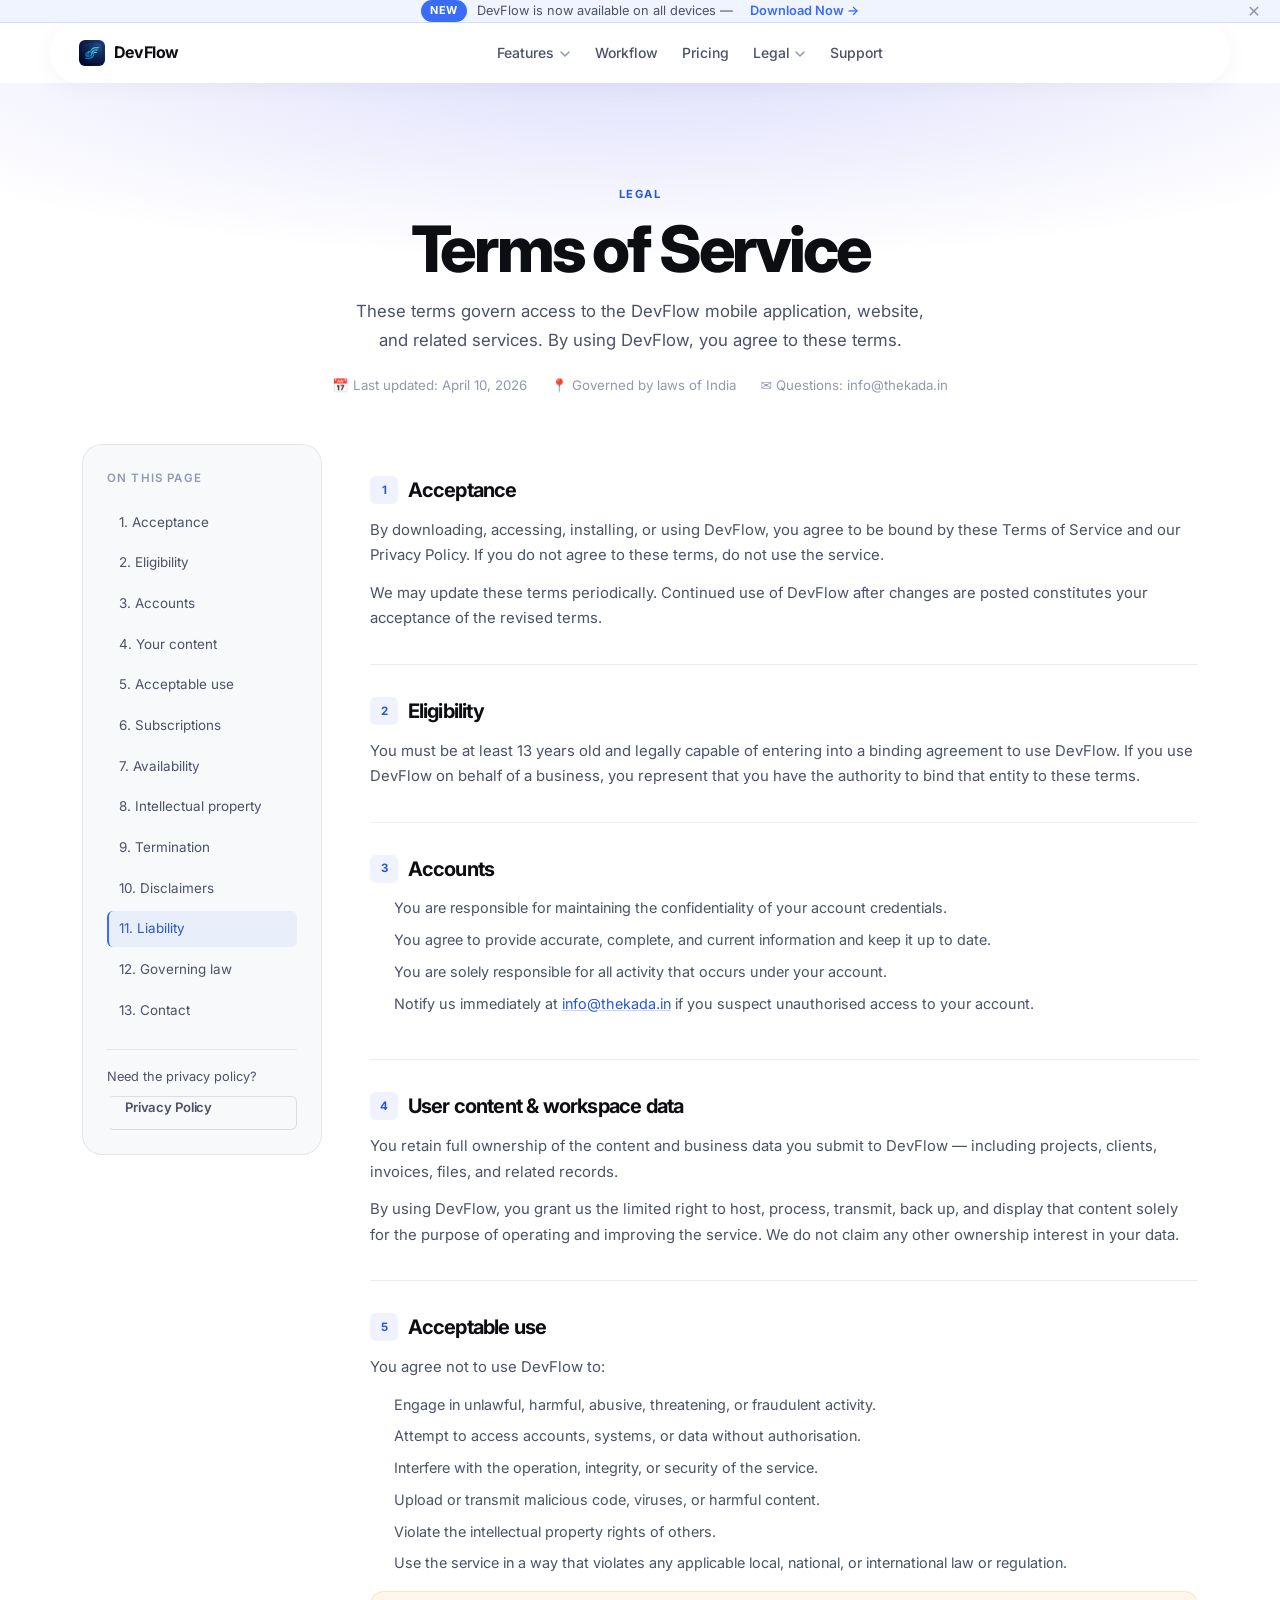
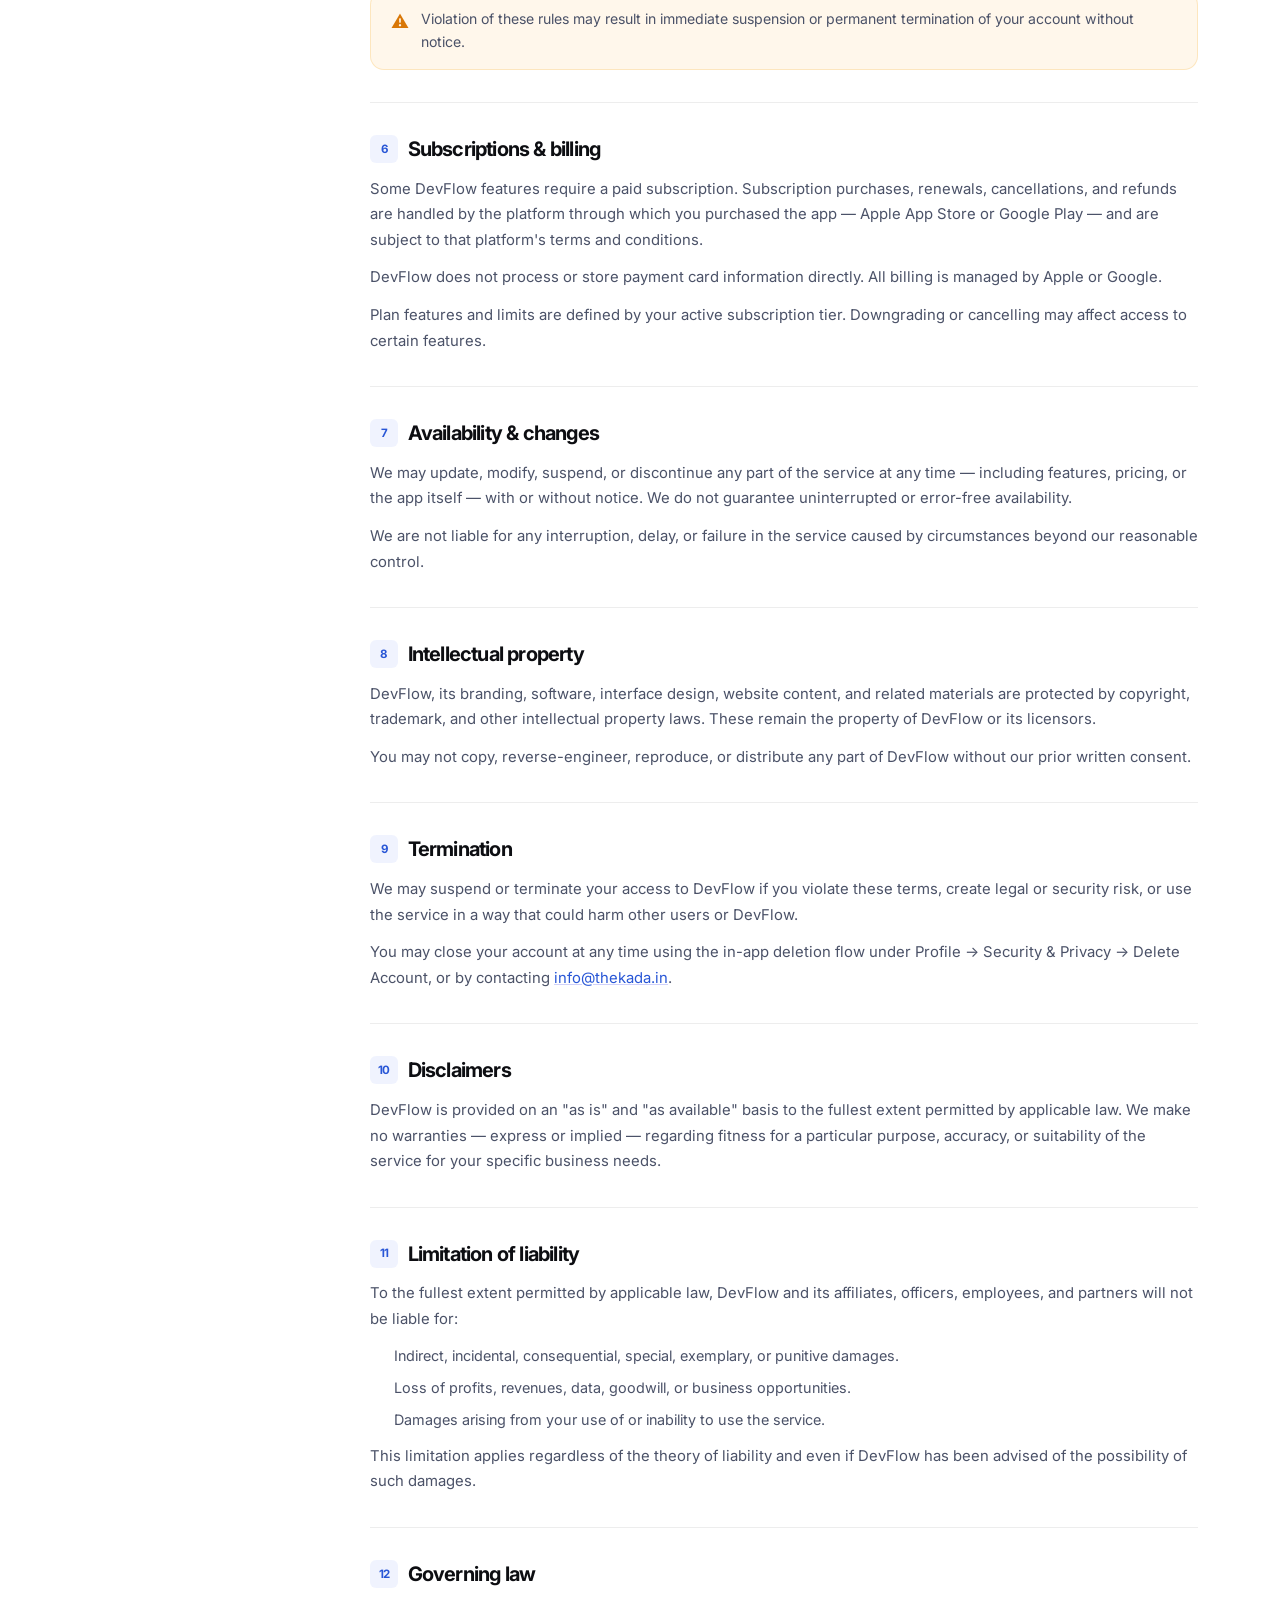
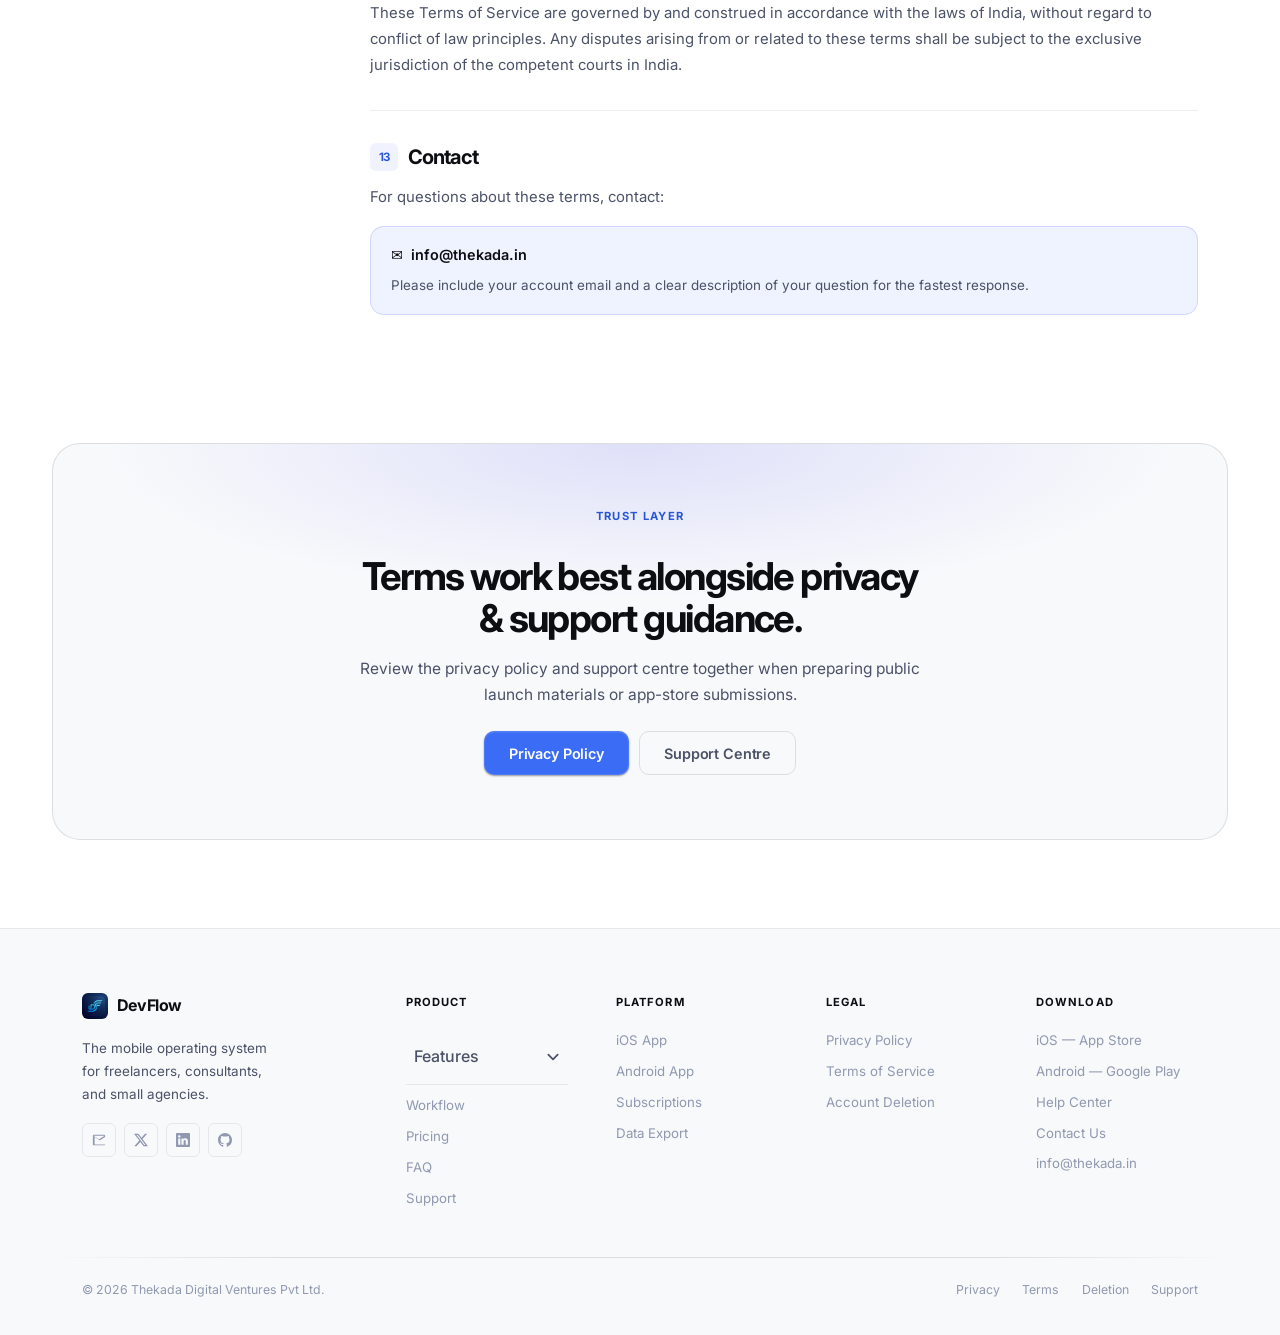
<file: terms.html>
<!DOCTYPE html>
<html lang="en">
  <head>
    <meta charset="UTF-8" />
    <meta name="viewport" content="width=device-width, initial-scale=1.0, maximum-scale=1.0, user-scalable=no, viewport-fit=cover" />
    <meta name="theme-color" content="#ffffff" />
    <meta name="apple-mobile-web-app-capable" content="yes" />
    <meta name="apple-mobile-web-app-status-bar-style" content="default" />
    <meta name="format-detection" content="telephone=no" />
    <title>Terms of Service — DevFlow</title>
    <meta name="description" content="Terms of Service for the DevFlow mobile app. Understand the rules that govern access, subscriptions, content, and liability." />
        <link rel="preconnect" href="https://fonts.googleapis.com" />
    <link rel="preconnect" href="https://fonts.gstatic.com" crossorigin />
    <link href="https://fonts.googleapis.com/css2?family=Inter:ital,opsz,wght@0,14..32,400;0,14..32,500;0,14..32,600;0,14..32,700;0,14..32,800&display=swap" rel="stylesheet" />
    <link rel="icon" type="image/png" href="./assets/app-icon.png" />
    <link rel="stylesheet" href="./styles.css" />
    <script defer src="./app.js"></script>
    <style>
      .legal-hero-section {
        padding: clamp(4rem, 8vw, 7rem) clamp(1rem, 4vw, 2rem) clamp(2rem, 4vw, 3rem);
        position: relative;
        overflow: hidden;
      }
      .legal-hero-section::before {
        content: '';
        position: absolute;
        inset: 0;
        background: radial-gradient(ellipse 70% 60% at 50% -10%, rgba(99,102,241,0.22), transparent);
        pointer-events: none;
      }
      .legal-hero-section::after {
        content: '';
        position: absolute;
        inset: 0;
        background-image: radial-gradient(circle, rgba(255,255,255,0.035) 1px, transparent 1px);
        background-size: 40px 40px;
        mask-image: radial-gradient(ellipse 80% 60% at 50% 0%, black, transparent 80%);
        pointer-events: none;
      }
      .legal-hero-inner {
        position: relative;
        z-index: 1;
        max-width: var(--max-w);
        margin-inline: auto;
        display: flex;
        flex-direction: column;
        align-items: center;
        text-align: center;
      }
      .legal-hero-inner h1 { font-size: clamp(2.6rem, 5vw, 4.5rem); margin-bottom: 1rem; }
      .legal-meta { display: flex; flex-wrap: wrap; gap: .75rem 1.5rem; margin-top: 1.25rem; font-size: .83rem; color: var(--ink-faint);   justify-content: center;
      }

      .legal-layout {
        display: grid;
        grid-template-columns: 240px 1fr;
        gap: 3rem;
        max-width: var(--max-w);
        margin-inline: auto;
        padding: 0 clamp(1rem, 4vw, 2rem) clamp(4rem, 8vw, 6rem);
        align-items: start;
      }
      .legal-sidebar {
        position: sticky;
        top: calc(var(--header-h) + 1.5rem);
        background: var(--bg-raised);
        border: 1px solid var(--border);
        border-radius: var(--radius-xl);
        padding: 1.5rem;
        display: grid;
        gap: .3rem;
      }
      .sidebar-title { font-size: .72rem; font-weight: 600; letter-spacing: .1em; text-transform: uppercase; color: var(--ink-faint); margin-bottom: .75rem; display: block; }
      .legal-sidebar a { display: block; padding: .45rem .65rem; border-radius: var(--radius-sm); font-size: .84rem; color: var(--ink-muted); transition: color 160ms, background 160ms; border-left: 2px solid transparent; }
      .legal-sidebar a:hover, .legal-sidebar a.active { color: var(--accent-hi); background: var(--accent-soft); border-left-color: var(--accent); }
      .sidebar-cta { margin-top: 1rem; padding-top: 1rem; border-top: 1px solid var(--border); display: grid; gap: .5rem; }
      .sidebar-cta p { font-size: .8rem; }

      .legal-content-area { display: grid; gap: 0; }
      .legal-section { padding: 2rem 0; border-bottom: 1px solid var(--border); }
      .legal-section:last-child { border-bottom: none; }
      .legal-section h2 { font-size: 1.25rem; color: var(--ink); margin-bottom: .85rem; display: flex; align-items: center; gap: .6rem; }
      .section-num { display: inline-flex; align-items: center; justify-content: center; width: 28px; height: 28px; border-radius: var(--radius-sm); background: var(--accent-soft); color: var(--accent-hi); font-size: .72rem; font-weight: 700; flex-shrink: 0; }
      .legal-section p { font-size: .93rem; margin-bottom: .75rem; }
      .legal-section p:last-child { margin-bottom: 0; }
      .legal-section ul, .legal-section ol { padding-left: 1.5rem; display: grid; gap: .5rem; margin: .75rem 0; }
      .legal-section li { font-size: .9rem; color: var(--ink-muted); line-height: 1.65; }
      .legal-section a { color: var(--accent-hi); text-decoration: underline; text-decoration-color: rgba(99,102,241,.3); }
      .legal-section a:hover { text-decoration-color: var(--accent-hi); }

      .legal-callout { background: var(--accent-soft); border: 1px solid rgba(99,102,241,.2); border-radius: var(--radius-lg); padding: 1rem 1.25rem; font-size: .88rem; color: var(--ink-muted); margin: 1rem 0 0; display: flex; gap: .75rem; align-items: flex-start; }
      .callout-icon { font-size: 1.1rem; flex-shrink: 0; }
      .legal-callout-warn { background: rgba(245,158,11,.08); border-color: rgba(245,158,11,.2); }
      .legal-callout-warn .callout-icon { color: var(--amber); }

      @media (max-width: 860px) { .legal-layout { grid-template-columns: 1fr; } .legal-sidebar { position: static; } }
    </style>
  </head>
  <body>
        <a class="skip-link" href="#main-content">Skip to content</a>

    <!-- ── ANNOUNCEMENT BAR ──────────────────────────────────── -->
    <div class="announce-bar" id="announce-bar" role="banner" aria-label="Announcement">
      <span class="announce-badge">New</span>
      <span>DevFlow is now available on all devices — &thinsp;</span>
      <a href="./index.html#download">Download Now &rarr;</a>
      <button class="announce-close" id="announce-close" aria-label="Dismiss announcement">&#x2715;</button>
    </div>

    <!-- ── HEADER ────────────────────────────────────────────── -->
    <header class="site-header" id="site-header">
      <div class="header-inner">

        <!-- Brand -->
        <a class="brand" href="./index.html" aria-label="DevFlow home">
          <img src="./assets/app-icon.png" alt="" width="26" height="26" decoding="async" aria-hidden="true" />
          DevFlow
        </a>

        <!-- Primary nav -->
        <nav id="site-nav" class="site-nav" aria-label="Primary navigation">

          <!-- Features (dropdown) -->
          <div class="nav-item">
            <span class="nav-link" tabindex="0" role="button" aria-haspopup="true" aria-expanded="false">
              Features
              <svg class="nav-chevron" viewBox="0 0 12 12" fill="none" aria-hidden="true">
                <path d="M2 4l4 4 4-4" stroke="currentColor" stroke-width="1.5" stroke-linecap="round" stroke-linejoin="round"/>
              </svg>
            </span>
                        <div class="nav-dropdown mega-menu" role="menu">
              <div class="mega-dropdown-col">
                <span class="mega-dropdown-title">CRM &amp; Sales</span>
                <a class="dropdown-link" href="./index.html#features" role="menuitem">
                  <span class="dropdown-icon">🎯</span>
                  <span class="dropdown-text">
                    <strong>Lead Pipeline</strong>
                    <span>Capture, track, convert leads</span>
                  </span>
                </a>
                <a class="dropdown-link" href="./index.html#features" role="menuitem">
                  <span class="dropdown-icon">💳</span>
                  <span class="dropdown-text">
                    <strong>Invoicing &amp; Quotes</strong>
                    <span>Estimate, invoice, get paid</span>
                  </span>
                </a>
                <a class="dropdown-link" href="./index.html#features" role="menuitem">
                  <span class="dropdown-icon">📊</span>
                  <span class="dropdown-text">
                    <strong>Analytics</strong>
                    <span>Revenue, conversion, pipeline</span>
                  </span>
                </a>
              </div>
              <div class="mega-dropdown-col">
                <span class="mega-dropdown-title">Operations &amp; Delivery</span>
                <a class="dropdown-link" href="./index.html#features" role="menuitem">
                  <span class="dropdown-icon">📋</span>
                  <span class="dropdown-text">
                    <strong>Project Management</strong>
                    <span>Track work to delivery</span>
                  </span>
                </a>
                <a class="dropdown-link" href="./index.html#features" role="menuitem">
                  <span class="dropdown-icon">👥</span>
                  <span class="dropdown-text">
                    <strong>Team Collaboration</strong>
                    <span>Shared visibility for agencies</span>
                  </span>
                </a>
                <a class="dropdown-link" href="./index.html#features" role="menuitem">
                  <span class="dropdown-icon">⏱️</span>
                  <span class="dropdown-text">
                    <strong>Time Tracking</strong>
                    <span>Log hours, build timesheets</span>
                  </span>
                </a>
                <a class="dropdown-link" href="./index.html#features" role="menuitem">
                  <span class="dropdown-icon">📁</span>
                  <span class="dropdown-text">
                    <strong>File Storage</strong>
                    <span>Contracts &amp; assets linked</span>
                  </span>
                </a>
              </div>
            </div>
          </div>

          <!-- Workflow -->
          <div class="nav-item">
            <a class="nav-link" href="./index.html#workflow">Workflow</a>
          </div>

          <!-- Pricing -->
          <div class="nav-item">
            <a class="nav-link" href="./index.html#pricing">Pricing</a>
          </div>

          <!-- Legal (dropdown) -->
          <div class="nav-item">
            <span class="nav-link" tabindex="0" role="button" aria-haspopup="true" aria-expanded="false">
              Legal
              <svg class="nav-chevron" viewBox="0 0 12 12" fill="none" aria-hidden="true">
                <path d="M2 4l4 4 4-4" stroke="currentColor" stroke-width="1.5" stroke-linecap="round" stroke-linejoin="round"/>
              </svg>
            </span>
            <div class="nav-dropdown" role="menu">
              <a class="dropdown-link" href="./privacy.html" role="menuitem">
                <span class="dropdown-icon">🔐</span>
                <span class="dropdown-text">
                  <strong>Privacy Policy</strong>
                  <span>How we handle your data</span>
                </span>
              </a>
              <a class="dropdown-link" href="./terms.html" role="menuitem">
                <span class="dropdown-icon">📄</span>
                <span class="dropdown-text">
                  <strong>Terms of Service</strong>
                  <span>Rules governing access</span>
                </span>
              </a>
              <a class="dropdown-link" href="./account-deletion.html" role="menuitem">
                <span class="dropdown-icon">🗑️</span>
                <span class="dropdown-text">
                  <strong>Account Deletion</strong>
                  <span>Delete your data anytime</span>
                </span>
              </a>
            </div>
          </div>

          <!-- Support -->
          <div class="nav-item">
            <a class="nav-link" href="./support.html">Support</a>
          </div>

        </nav>

        <!-- Download CTAs -->
        <div class="header-actions">
          <!-- Mobile hamburger -->
          <button class="nav-toggle" type="button" id="nav-toggle" aria-expanded="false" aria-controls="mobile-nav" aria-label="Open navigation menu">
            <svg width="15" height="15" viewBox="0 0 15 15" fill="none" aria-hidden="true">
              <path d="M2 3.5h11M2 7.5h11M2 11.5h11" stroke="currentColor" stroke-width="1.4" stroke-linecap="round"/>
            </svg>
          </button>
        </div>
      </div>
    </header>

    <!-- ── MOBILE NAV ─────────────────────────────────────────── -->
    <div class="mobile-nav-overlay" id="mobile-nav" aria-label="Mobile navigation">
      <div class="mobile-nav-links">
        
        <details class="mobile-nav-details">
          <summary class="mobile-nav-summary">
            Features
            <svg viewBox="0 0 12 12" fill="none" aria-hidden="true"><path d="M2 4l4 4 4-4" stroke="currentColor" stroke-width="1.5" stroke-linecap="round" stroke-linejoin="round"/></svg>
          </summary>
          <div class="mobile-nav-details-sub">
            <span class="mobile-nav-group-title">CRM &amp; Sales</span>
            <a href="./index.html#features">🎯 Lead Pipeline</a>
            <a href="./index.html#features">💳 Invoicing &amp; Quotes</a>
            <a href="./index.html#features">📊 Analytics</a>
            
            <span class="mobile-nav-group-title">Operations</span>
            <a href="./index.html#features">📋 Project Management</a>
            <a href="./index.html#features">👥 Team Collaboration</a>
            <a href="./index.html#features">⏱️ Time Tracking</a>
            <a href="./index.html#features">📁 File Storage</a>
          </div>
        </details>
        <!-- Re-add core links -->
        <a href="./index.html#workflow">Workflow</a>
        <a href="./index.html#pricing">Pricing</a>
        
        <details class="mobile-nav-details">
          <summary class="mobile-nav-summary">
            Legal
            <svg viewBox="0 0 12 12" fill="none" aria-hidden="true"><path d="M2 4l4 4 4-4" stroke="currentColor" stroke-width="1.5" stroke-linecap="round" stroke-linejoin="round"/></svg>
          </summary>
          <div class="mobile-nav-details-sub">
            <a href="./privacy.html">🔐 Privacy Policy</a>
            <a href="./terms.html">📄 Terms of Service</a>
            <a href="./account-deletion.html">🗑️ Account Deletion</a>
          </div>
        </details>
        <a href="./support.html">Support</a>
      </div>
      <div class="mobile-nav-actions">
        <!-- OS-aware smart download CTA -->
        <a class="store-btn store-btn-apple store-btn-mobile-cta" href="https://apps.apple.com" target="_blank" rel="noopener" aria-label="Download DevFlow on the App Store">
          <svg width="20" height="20" viewBox="0 0 384 512" fill="#ffffff" aria-hidden="true"><path d="M318.7 268.7c-.2-36.3 16.4-64.1 50-84.8-18.8-26.9-47.2-41.7-84.7-44.6-35.5-2.8-74.3 20.7-88.5 20.7-15 0-49.4-19.7-76.4-19.7C63.3 141.2 4 184.8 4 273.5q0 39.3 14.4 81.2c12.8 36.7 59 126.7 107.2 125.2 25.2-.6 43-17.9 75.8-17.9 31.8 0 48.3 17.9 76.4 17.9 48.6-.7 90.4-82.5 102.6-119.3-65.2-30.7-61.7-90-61.7-91.9zm-43.1-159c19.1-23.2 30-54.7 26.5-86.2-26.6 1.1-58.4 17.7-77.5 40-18.4 21.3-31.4 53.5-27.4 83.9 29.3 2.2 59.3-14.5 78.4-37.7z"/></svg>
          <span class="store-btn-text">
            <span class="store-btn-sub">Download on the</span>
            <span class="store-btn-name">App Store</span>
          </span>
        </a>
        <a class="store-btn store-btn-google store-btn-mobile-cta" href="https://play.google.com/store/apps" target="_blank" rel="noopener" aria-label="Get DevFlow on Google Play">
          <svg width="20" height="20" viewBox="0 0 24 24" aria-hidden="true"><defs><linearGradient id="mn-gp-a" x1="61.29%" x2="26.78%" y1="5.08%" y2="71.41%"><stop offset="0" stop-color="#00A0FF"/><stop offset="1" stop-color="#00E3FF"/></linearGradient><linearGradient id="mn-gp-b" x1="107.68%" x2="-13.94%" y1="49.98%" y2="49.98%"><stop offset="0" stop-color="#FFE000"/><stop offset="1" stop-color="#FF9C00"/></linearGradient><linearGradient id="mn-gp-c" x1="125.56%" x2="-37.66%" y1="30.9%" y2="136.01%"><stop offset="0" stop-color="#FF3A44"/><stop offset="1" stop-color="#C31162"/></linearGradient><linearGradient id="mn-gp-d" x1="-18.81%" x2="42.15%" y1="-11.47%" y2="35.75%"><stop offset="0" stop-color="#32A071"/><stop offset="1" stop-color="#00F076"/></linearGradient></defs><path d="M1.22.29A1.52 1.52 0 0 0 .75 1.4v21.2c0 .43.17.81.47 1.08l.06.06L12.2 12.8v-.28L1.28.24z" fill="url(#mn-gp-a)"/><path d="M16.05 16.66l-3.85-3.86v-.28l3.85-3.85.09.05 4.56 2.59c1.3.74 1.3 1.95 0 2.69l-4.56 2.59z" fill="url(#mn-gp-b)"/><path d="M16.14 16.61L12.2 12.66 1.22 23.74c.43.46 1.13.51 1.92.06l12.98-7.19" fill="url(#mn-gp-c)"/><path d="M16.14 7.39L3.14.2C2.35-.25 1.65-.2 1.22.26l10.98 11z" fill="url(#mn-gp-d)"/></svg>
          <span class="store-btn-text">
            <span class="store-btn-sub">Get it on</span>
            <span class="store-btn-name">Google Play</span>
          </span>
        </a>
        <a class="btn btn-ghost mobile-nav-pricing-link" href="./index.html#pricing">View Pricing →</a>
      </div>
    </div>

    <main id="main-content">
      <section class="legal-hero-section">
        <div class="legal-hero-inner">
          <span class="eyebrow">Legal</span>
          <h1>Terms of Service</h1>
          <p style="max-width:52ch;font-size:1.05rem;color:var(--ink-muted);; margin-inline: auto; text-align: center;">
            These terms govern access to the DevFlow mobile application, website, and related services.
            By using DevFlow, you agree to these terms.
          </p>
          <div class="legal-meta">
            <span>📅 Last updated: April 10, 2026</span>
            <span>📍 Governed by laws of India</span>
            <span>✉️ Questions: info@thekada.in</span>
          </div>
        </div>
      </section>

      <div class="legal-layout">
        <aside class="legal-sidebar" aria-label="Table of contents">
          <span class="sidebar-title">On this page</span>
          <a href="#acceptance">1. Acceptance</a>
          <a href="#eligibility">2. Eligibility</a>
          <a href="#accounts">3. Accounts</a>
          <a href="#content">4. Your content</a>
          <a href="#use">5. Acceptable use</a>
          <a href="#billing">6. Subscriptions</a>
          <a href="#availability">7. Availability</a>
          <a href="#ip">8. Intellectual property</a>
          <a href="#termination">9. Termination</a>
          <a href="#disclaimers">10. Disclaimers</a>
          <a href="#liability">11. Liability</a>
          <a href="#law">12. Governing law</a>
          <a href="#contact">13. Contact</a>
          <div class="sidebar-cta">
            <p>Need the privacy policy?</p>
            <a class="btn btn-ghost" href="./privacy.html" style="font-size:.82rem;height:2.1rem;padding:0 1rem;justify-content:center;">Privacy Policy</a>
          </div>
        </aside>

        <article class="legal-content-area">
          <section id="acceptance" class="legal-section">
            <h2><span class="section-num">1</span>Acceptance</h2>
            <p>By downloading, accessing, installing, or using DevFlow, you agree to be bound by these Terms of Service and our Privacy Policy. If you do not agree to these terms, do not use the service.</p>
            <p>We may update these terms periodically. Continued use of DevFlow after changes are posted constitutes your acceptance of the revised terms.</p>
          </section>

          <section id="eligibility" class="legal-section">
            <h2><span class="section-num">2</span>Eligibility</h2>
            <p>You must be at least 13 years old and legally capable of entering into a binding agreement to use DevFlow. If you use DevFlow on behalf of a business, you represent that you have the authority to bind that entity to these terms.</p>
          </section>

          <section id="accounts" class="legal-section">
            <h2><span class="section-num">3</span>Accounts</h2>
            <ul>
              <li>You are responsible for maintaining the confidentiality of your account credentials.</li>
              <li>You agree to provide accurate, complete, and current information and keep it up to date.</li>
              <li>You are solely responsible for all activity that occurs under your account.</li>
              <li>Notify us immediately at <a href="mailto:info@thekada.in">info@thekada.in</a> if you suspect unauthorised access to your account.</li>
            </ul>
          </section>

          <section id="content" class="legal-section">
            <h2><span class="section-num">4</span>User content & workspace data</h2>
            <p>You retain full ownership of the content and business data you submit to DevFlow — including projects, clients, invoices, files, and related records.</p>
            <p>By using DevFlow, you grant us the limited right to host, process, transmit, back up, and display that content solely for the purpose of operating and improving the service. We do not claim any other ownership interest in your data.</p>
          </section>

          <section id="use" class="legal-section">
            <h2><span class="section-num">5</span>Acceptable use</h2>
            <p>You agree not to use DevFlow to:</p>
            <ul>
              <li>Engage in unlawful, harmful, abusive, threatening, or fraudulent activity.</li>
              <li>Attempt to access accounts, systems, or data without authorisation.</li>
              <li>Interfere with the operation, integrity, or security of the service.</li>
              <li>Upload or transmit malicious code, viruses, or harmful content.</li>
              <li>Violate the intellectual property rights of others.</li>
              <li>Use the service in a way that violates any applicable local, national, or international law or regulation.</li>
            </ul>
            <div class="legal-callout legal-callout-warn">
              <span class="callout-icon">⚠️</span>
              Violation of these rules may result in immediate suspension or permanent termination of your account without notice.
            </div>
          </section>

          <section id="billing" class="legal-section">
            <h2><span class="section-num">6</span>Subscriptions & billing</h2>
            <p>Some DevFlow features require a paid subscription. Subscription purchases, renewals, cancellations, and refunds are handled by the platform through which you purchased the app — Apple App Store or Google Play — and are subject to that platform's terms and conditions.</p>
            <p>DevFlow does not process or store payment card information directly. All billing is managed by Apple or Google.</p>
            <p>Plan features and limits are defined by your active subscription tier. Downgrading or cancelling may affect access to certain features.</p>
          </section>

          <section id="availability" class="legal-section">
            <h2><span class="section-num">7</span>Availability & changes</h2>
            <p>We may update, modify, suspend, or discontinue any part of the service at any time — including features, pricing, or the app itself — with or without notice. We do not guarantee uninterrupted or error-free availability.</p>
            <p>We are not liable for any interruption, delay, or failure in the service caused by circumstances beyond our reasonable control.</p>
          </section>

          <section id="ip" class="legal-section">
            <h2><span class="section-num">8</span>Intellectual property</h2>
            <p>DevFlow, its branding, software, interface design, website content, and related materials are protected by copyright, trademark, and other intellectual property laws. These remain the property of DevFlow or its licensors.</p>
            <p>You may not copy, reverse-engineer, reproduce, or distribute any part of DevFlow without our prior written consent.</p>
          </section>

          <section id="termination" class="legal-section">
            <h2><span class="section-num">9</span>Termination</h2>
            <p>We may suspend or terminate your access to DevFlow if you violate these terms, create legal or security risk, or use the service in a way that could harm other users or DevFlow.</p>
            <p>You may close your account at any time using the in-app deletion flow under Profile → Security &amp; Privacy → Delete Account, or by contacting <a href="mailto:info@thekada.in">info@thekada.in</a>.</p>
          </section>

          <section id="disclaimers" class="legal-section">
            <h2><span class="section-num">10</span>Disclaimers</h2>
            <p>DevFlow is provided on an "as is" and "as available" basis to the fullest extent permitted by applicable law. We make no warranties — express or implied — regarding fitness for a particular purpose, accuracy, or suitability of the service for your specific business needs.</p>
          </section>

          <section id="liability" class="legal-section">
            <h2><span class="section-num">11</span>Limitation of liability</h2>
            <p>To the fullest extent permitted by applicable law, DevFlow and its affiliates, officers, employees, and partners will not be liable for:</p>
            <ul>
              <li>Indirect, incidental, consequential, special, exemplary, or punitive damages.</li>
              <li>Loss of profits, revenues, data, goodwill, or business opportunities.</li>
              <li>Damages arising from your use of or inability to use the service.</li>
            </ul>
            <p>This limitation applies regardless of the theory of liability and even if DevFlow has been advised of the possibility of such damages.</p>
          </section>

          <section id="law" class="legal-section">
            <h2><span class="section-num">12</span>Governing law</h2>
            <p>These Terms of Service are governed by and construed in accordance with the laws of India, without regard to conflict of law principles. Any disputes arising from or related to these terms shall be subject to the exclusive jurisdiction of the competent courts in India.</p>
          </section>

          <section id="contact" class="legal-section">
            <h2><span class="section-num">13</span>Contact</h2>
            <p>For questions about these terms, contact:</p>
            <div class="legal-callout" style="flex-direction:column;gap:.5rem;">
              <div style="display:flex;align-items:center;gap:.5rem;font-weight:600;color:var(--ink);font-size:.9rem;">
                <span>✉️</span> info@thekada.in
              </div>
              <p style="margin:0;font-size:.84rem;">Please include your account email and a clear description of your question for the fastest response.</p>
            </div>
          </section>
        </article>
      </div>

      <section class="cta-section" style="padding-top:0;">
        <div class="container">
          <div class="cta-box reveal">
            <div class="cta-box-inner">
              <span class="eyebrow">Trust Layer</span>
              <h2>Terms work best alongside privacy &amp; support guidance.</h2>
              <p>Review the privacy policy and support centre together when preparing public launch materials or app-store submissions.</p>
              <div class="cta-actions">
                <a class="btn btn-primary btn-lg" href="./privacy.html">Privacy Policy</a>
                <a class="btn btn-ghost btn-lg" href="./support.html">Support Centre</a>
              </div>
            </div>
          </div>
        </div>
      </section>
    </main>

            <!-- FOOTER -->
    <footer class="site-footer" aria-label="Site footer">
      <div class="footer-top">
        <!-- Brand col -->
        <div class="footer-brand-col">
          <a class="brand" href="./index.html" aria-label="DevFlow home">
            <img src="./assets/app-icon.png" alt="" width="22" height="22" decoding="async" aria-hidden="true" />
            DevFlow
          </a>
          <p class="footer-brand-desc">The mobile operating system for freelancers, consultants, and small agencies.</p>
          <!-- Social links -->
          <div class="footer-socials" aria-label="Social links">
            <a class="social-link" href="mailto:info@thekada.in" aria-label="Email DevFlow support">
              <svg viewBox="0 0 16 16" fill="currentColor" aria-hidden="true"><path d="M1 3a1 1 0 0 1 1-1h12a1 1 0 0 1 1 1v10a1 1 0 0 1-1 1H2a1 1 0 0 1-1-1V3zm1 0v.511l6 3.6 6-3.6V3H2zm13 1.711-5.4 3.24a1 1 0 0 1-1.2 0L3 4.711V13h12V4.711z"/></svg>
            </a>
            <a class="social-link" href="https://twitter.com" aria-label="DevFlow on Twitter" target="_blank" rel="noopener">
              <svg viewBox="0 0 16 16" fill="currentColor" aria-hidden="true"><path d="M12.6.75h2.454l-5.36 6.142L16 15.25h-4.937l-3.867-5.07-4.425 5.07H.316l5.733-6.57L0 .75h5.063l3.495 4.633L12.601.75Zm-.86 13.028h1.36L4.323 2.145H2.865z"/></svg>
            </a>
            <a class="social-link" href="https://linkedin.com" aria-label="DevFlow on LinkedIn" target="_blank" rel="noopener">
              <svg viewBox="0 0 16 16" fill="currentColor" aria-hidden="true"><path d="M0 1.146C0 .513.526 0 1.175 0h13.65C15.474 0 16 .513 16 1.146v13.708c0 .633-.526 1.146-1.175 1.146H1.175C.526 16 0 15.487 0 14.854V1.146zm4.943 12.248V6.169H2.542v7.225h2.401zm-1.2-8.212c.837 0 1.358-.554 1.358-1.248-.015-.709-.52-1.248-1.342-1.248-.822 0-1.359.54-1.359 1.248 0 .694.521 1.248 1.327 1.248h.016zm4.908 8.212V9.359c0-.216.016-.432.08-.586.173-.431.568-.878 1.232-.878.869 0 1.216.662 1.216 1.634v3.865h2.401V9.25c0-2.22-1.184-3.252-2.764-3.252-1.274 0-1.845.7-2.165 1.193v.025h-.016a5.54 5.54 0 0 1 .016-.025V6.169h-2.4c.03.678 0 7.225 0 7.225h2.4z"/></svg>
            </a>
            <a class="social-link" href="https://github.com" aria-label="DevFlow on GitHub" target="_blank" rel="noopener">
              <svg viewBox="0 0 16 16" fill="currentColor" aria-hidden="true"><path d="M8 0C3.58 0 0 3.58 0 8c0 3.54 2.29 6.53 5.47 7.59.4.07.55-.17.55-.38 0-.19-.01-.82-.01-1.49-2.01.37-2.53-.49-2.69-.94-.09-.23-.48-.94-.82-1.13-.28-.15-.68-.52-.01-.53.63-.01 1.08.58 1.23.82.72 1.21 1.87.87 2.33.66.07-.52.28-.87.51-1.07-1.78-.2-3.64-.89-3.64-3.95 0-.87.31-1.59.82-2.15-.08-.2-.36-1.02.08-2.12 0 0 .67-.21 2.2.82.64-.18 1.32-.27 2-.27.68 0 1.36.09 2 .27 1.53-1.04 2.2-.82 2.2-.82.44 1.1.16 1.92.08 2.12.51.56.82 1.27.82 2.15 0 3.07-1.87 3.75-3.65 3.95.29.25.54.73.54 1.48 0 1.07-.01 1.93-.01 2.2 0 .21.15.46.55.38A8.012 8.012 0 0 0 16 8c0-4.42-3.58-8-8-8z"/></svg>
            </a>
          </div>
        </div>

        <!-- Product col -->
        <div class="footer-col">
          <p class="footer-col-title">Product</p>
          
        <details class="mobile-nav-details">
          <summary class="mobile-nav-summary">
            Features
            <svg viewBox="0 0 12 12" fill="none" aria-hidden="true"><path d="M2 4l4 4 4-4" stroke="currentColor" stroke-width="1.5" stroke-linecap="round" stroke-linejoin="round"/></svg>
          </summary>
          <div class="mobile-nav-details-sub">
            <span class="mobile-nav-group-title">CRM &amp; Sales</span>
            <a href="./index.html#features">🎯 Lead Pipeline</a>
            <a href="./index.html#features">💳 Invoicing &amp; Quotes</a>
            <a href="./index.html#features">📊 Analytics</a>
            
            <span class="mobile-nav-group-title">Operations</span>
            <a href="./index.html#features">📋 Project Management</a>
            <a href="./index.html#features">👥 Team Collaboration</a>
            <a href="./index.html#features">⏱️ Time Tracking</a>
            <a href="./index.html#features">📁 File Storage</a>
          </div>
        </details>
        <!-- Re-add core links -->
          <a href="./index.html#workflow">Workflow</a>
          <a href="./index.html#pricing">Pricing</a>
          <a href="./index.html#faq">FAQ</a>
          <a href="./support.html">Support</a>
        </div>

        <!-- Platform col -->
        <div class="footer-col">
          <p class="footer-col-title">Platform</p>
          <a href="./support.html#signin">iOS App</a>
          <a href="./support.html#signin">Android App</a>
          <a href="./support.html#billing-help">Subscriptions</a>
          <a href="./support.html#data">Data Export</a>
        </div>

        <!-- Legal col -->
        <div class="footer-col">
          <p class="footer-col-title">Legal</p>
          <a href="./privacy.html">Privacy Policy</a>
          <a href="./terms.html">Terms of Service</a>
          <a href="./account-deletion.html">Account Deletion</a>
        </div>

        <!-- Download col -->
        <div class="footer-col">
          <p class="footer-col-title">Download</p>
          <a href="https://apps.apple.com" target="_blank" rel="noopener">iOS — App Store</a>
          <a href="https://play.google.com" target="_blank" rel="noopener">Android — Google Play</a>
          <a href="./support.html">Help Center</a>
          <a href="./support.html#contact">Contact Us</a>
          <a href="mailto:info@thekada.in">info@thekada.in</a>
        </div>
      </div>

      <div class="footer-divider"></div>

      <div class="footer-bottom">
        <span>© <span id="year"></span> Thekada Digital Ventures Pvt Ltd.</span>
        <div class="footer-bottom-links">
          <a href="./privacy.html">Privacy</a>
          <a href="./terms.html">Terms</a>
          <a href="./account-deletion.html">Deletion</a>
          <a href="./support.html">Support</a>
        </div>
      </div>
    </footer>
  </body>
</html>
</file>
<file: styles.css>
/* ═══════════════════════════════════════════════════════════════
   DEVFLOW  ·  Design System  ·  Plane.so Light Theme
   ════════════════════════════════════════════════════════════ */

/* ─── TOKENS ─────────────────────────────────────────────────── */
:root {
  /* Backgrounds — clean white like Plane */
  --bg:           #ffffff;       /* page base */
  --bg-raised:    #f8f9fb;       /* cards, panels */
  --bg-surface:   #f1f2f5;       /* inputs, table rows */
  --bg-overlay:   #e8eaef;       /* hover states, overlays */
  --bg-muted:     #f0f1f4;       /* muted chip backgrounds */

  /* Borders — very subtle grey */
  --border:       rgba(0,0,0,0.07);
  --border-med:   rgba(0,0,0,0.11);
  --border-hi:    rgba(0,0,0,0.19);
  --border-focus: rgba(59,102,246,0.4);

  /* Text */
  --ink:          #0d0e12;
  --ink-muted:    #4b5268;
  --ink-faint:    #9099b0;

  /* Accent — Plane indigo-blue */
  --accent:       #3b6cf6;
  --accent-hi:    #2856d6;
  --accent-soft:  rgba(59,102,246,0.08);
  --accent-glow:  rgba(59,102,246,0.20);

  /* Status */
  --green:        #16a34a;
  --green-soft:   rgba(22,163,74,0.09);
  --amber:        #d97706;
  --amber-soft:   rgba(217,119,6,0.09);
  --red:          #dc2626;
  --red-soft:     rgba(220,38,38,0.09);
  --white:        #ffffff;

  /* Shadows — light-mode appropriate */
  --shadow-sm:    0 1px 3px rgba(0,0,0,0.07), 0 1px 2px rgba(0,0,0,0.05);
  --shadow-md:    0 4px 16px rgba(0,0,0,0.09), 0 2px 6px rgba(0,0,0,0.06);
  --shadow-lg:    0 12px 40px rgba(0,0,0,0.12), 0 4px 12px rgba(0,0,0,0.07);
  --shadow-xl:    0 24px 64px rgba(0,0,0,0.14);
  --shadow-glow:  0 0 0 1px rgba(59,102,246,0.18), 0 4px 20px rgba(59,102,246,0.12);

  /* Radii */
  --radius-xs:    4px;
  --radius-sm:    6px;
  --radius-md:    10px;
  --radius-lg:    14px;
  --radius-xl:    20px;
  --radius-2xl:   28px;
  --radius-full:  9999px;

  /* Layout */
  --max-w:        1180px;
  --header-h:     60px;

  /* Easing */
  --ease-out:   cubic-bezier(0.16,1,0.3,1);
  --ease-io:    cubic-bezier(0.4,0,0.2,1);
  --ease-spring: cubic-bezier(0.34,1.56,0.64,1);
}

/* ─── RESET ──────────────────────────────────────────────────── */
*, *::before, *::after { box-sizing: border-box; margin: 0; padding: 0; }

html {
  scroll-behavior: smooth;
  scroll-padding-top: calc(var(--header-h) + 1.5rem);
  -webkit-text-size-adjust: 100%;
}

body {
  background: var(--bg);
  color: var(--ink);
  font-family: 'Inter', system-ui, -apple-system, sans-serif;
  font-size: 1rem;
  line-height: 1.6;
  -webkit-font-smoothing: antialiased;
  text-rendering: optimizeLegibility;
  overflow-x: hidden;
}

img { display: block; max-width: 100%; }
a   { color: inherit; text-decoration: none; }
button { cursor: pointer; border: none; background: none; font: inherit; }
ul { list-style: none; }

a:focus-visible,
button:focus-visible,
summary:focus-visible,
input:focus-visible {
  outline: 2px solid var(--accent);
  outline-offset: 2px;
  border-radius: var(--radius-sm);
}

/* ─── TYPE SCALE ─────────────────────────────────────────────── */
h1 {
  font-size: clamp(2.6rem, 5.5vw, 5rem);
  font-weight: 800;
  letter-spacing: -0.05em;
  line-height: 1.0;
  color: var(--ink);
}
h2 {
  font-size: clamp(1.85rem, 3.5vw, 3.2rem);
  font-weight: 700;
  letter-spacing: -0.04em;
  line-height: 1.1;
  color: var(--ink);
}
h3 {
  font-size: clamp(1.05rem, 1.8vw, 1.25rem);
  font-weight: 600;
  letter-spacing: -0.02em;
  line-height: 1.35;
  color: var(--ink);
}
h4 { font-size: 0.95rem; font-weight: 600; color: var(--ink); }
p  { color: var(--ink-muted); line-height: 1.72; }

/* ─── ACCESSIBILITY ──────────────────────────────────────────── */
.skip-link {
  position: absolute;
  left: 1rem;
  top: -4rem;
  z-index: 200;
  padding: 0.65rem 1.25rem;
  background: var(--accent);
  color: #fff;
  border-radius: var(--radius-full);
  font-size: 0.875rem;
  font-weight: 600;
  transition: top 180ms;
}
.skip-link:focus-visible { top: 1rem; }

/* ─── LAYOUT ─────────────────────────────────────────────────── */
.container {
  width: min(var(--max-w), calc(100% - 2.5rem));
  margin-inline: auto;
}

/* ═══════════════════════════════════════════════════════════════
   ANNOUNCEMENT BANNER  —  thin strip above header (Plane-style)
   ════════════════════════════════════════════════════════════ */
.announce-bar {
  position: sticky;
  top: 0;
  z-index: 60;
  height: var(--announce-h);
  display: flex;
  align-items: center;
  justify-content: center;
  gap: 0.65rem;
  background: #eff4ff;
  border-bottom: 1px solid rgba(59,102,246,0.15);
  font-size: 0.8rem;
  color: var(--ink-muted);
  white-space: nowrap;
  overflow: hidden;
  text-overflow: ellipsis;
}
.announce-bar a { color: var(--accent); font-weight: 600; display: inline-flex; align-items: center; gap: 0.3rem; transition: color 150ms; }
.announce-bar a:hover { color: var(--accent-hi); }
.announce-badge {
  display: inline-flex;
  align-items: center;
  padding: 0.15rem 0.55rem;
  background: var(--accent);
  color: #fff;
  border-radius: var(--radius-full);
  font-size: 0.68rem;
  font-weight: 700;
  letter-spacing: 0.05em;
  text-transform: uppercase;
  flex-shrink: 0;
}
.announce-close {
  position: absolute;
  right: 1rem;
  top: 50%;
  transform: translateY(-50%);
  width: 20px;
  height: 20px;
  border: none;
  background: none;
  color: var(--ink-faint);
  cursor: pointer;
  display: flex;
  align-items: center;
  justify-content: center;
  border-radius: 4px;
  transition: color 150ms, background 150ms;
  font-size: 1rem;
  line-height: 1;
}
.announce-close:hover { color: var(--ink); background: rgba(255,255,255,0.06); }

/* ═══════════════════════════════════════════════════════════════
   HEADER / NAVBAR  — Floating Liquid Glass
   ════════════════════════════════════════════════════════════ */
.site-header {
  position: sticky;
  top: 1rem;
  z-index: 50;
  height: var(--header-h);
  width: calc(100% - 2rem);
  max-width: var(--max-w);
  margin-inline: auto;
  border-radius: var(--radius-full);
  display: flex;
  align-items: center;
  padding-inline: clamp(1.25rem, 3vw, 1.75rem);
  border: 1px solid rgba(255, 255, 255, 0.6);
  background: rgba(255, 255, 255, 0.65);
  backdrop-filter: blur(24px) saturate(200%);
  -webkit-backdrop-filter: blur(24px) saturate(200%);
  box-shadow: 
    0 4px 24px rgba(0, 0, 0, 0.04),
    inset 0 1px 0 rgba(255, 255, 255, 0.8);
  transition: box-shadow 300ms, background 300ms, border-color 300ms;
}

.site-header.scrolled {
  background: rgba(255, 255, 255, 0.85);
  border-color: rgba(0, 0, 0, 0.06);
  box-shadow: 
    0 8px 32px rgba(0, 0, 0, 0.08),
    inset 0 1px 0 rgba(255, 255, 255, 1);
}

/* no banner pages */
body:not(.has-banner) .site-header { top: 1rem; }

.header-inner {
  display: flex;
  align-items: center;
  justify-content: space-between;
  gap: 1rem;
  width: 100%;
}

/* ── Brand ───────────────────────────────────────────────────── */
.brand {
  display: inline-flex;
  align-items: center;
  gap: 0.55rem;
  font-size: 1rem;
  font-weight: 700;
  letter-spacing: -0.025em;
  color: var(--ink);
  flex-shrink: 0;
  transition: opacity 150ms;
}
.brand:hover { opacity: 0.85; }
.brand img {
  width: 26px;
  height: 26px;
  border-radius: 6px;
  flex-shrink: 0;
}

/* ── Primary Nav ─────────────────────────────────────────────── */
.site-nav {
  display: flex;
  align-items: center;
  gap: 0;
  flex: 1;
  justify-content: center;
}

.nav-item {
  position: relative;
}

.nav-link {
  display: inline-flex;
  align-items: center;
  gap: 0.28rem;
  padding: 0.4rem 0.75rem;
  border-radius: var(--radius-sm);
  font-size: 0.875rem;
  font-weight: 500;
  color: var(--ink-muted);
  transition: color 140ms, background 140ms;
  white-space: nowrap;
  cursor: pointer;
}
.nav-link:hover,
.nav-link.is-current {
  color: var(--ink);
  background: rgba(0, 0, 0, 0.04);
}
.nav-link.is-current { color: var(--accent); }

/* chevron on dropdown triggers */
.nav-chevron {
  width: 12px;
  height: 12px;
  color: var(--ink-faint);
  transition: transform 220ms var(--ease-out), color 140ms;
  flex-shrink: 0;
  margin-top: 1px;
}
.nav-item:hover .nav-chevron,
.nav-item:focus-within .nav-chevron {
  transform: rotate(180deg);
  color: var(--ink-muted);
}

/* ── Dropdown mega-menu ──────────────────────────────────────── */
.nav-dropdown {
  position: absolute;
  top: calc(100% + 0.5rem);
  left: 50%;
  transform: translateX(-50%);
  min-width: 200px;
  background: var(--bg-raised);
  border: 1px solid var(--border-med);
  border-radius: var(--radius-lg);
  padding: 0.4rem;
  box-shadow: var(--shadow-lg);
  opacity: 0;
  visibility: hidden;
  transform: translateX(-50%) translateY(-6px);
  transition: opacity 180ms var(--ease-out), transform 220ms var(--ease-out), visibility 180ms;
  pointer-events: none;
  z-index: 40;
}
.nav-item:hover .nav-dropdown,
.nav-item:focus-within .nav-dropdown {
  opacity: 1;
  visibility: visible;
  transform: translateX(-50%) translateY(0);
  pointer-events: auto;
}

/* dropdown arrow tip */
.nav-dropdown::before {
  content: '';
  position: absolute;
  top: -5px;
  left: 50%;
  transform: translateX(-50%);
  width: 10px;
  height: 10px;
  background: var(--bg-raised);
  border-left: 1px solid var(--border-med);
  border-top: 1px solid var(--border-med);
  rotate: 45deg;
}

/* Mega Menu Modifiers */
.nav-dropdown.mega-menu {
  display: flex;
  flex-direction: row;
  min-width: 580px;
  gap: 1.5rem;
  padding: 0.85rem 1rem;
}
.mega-dropdown-col {
  flex: 1;
  display: flex;
  flex-direction: column;
}
.mega-dropdown-title {
  font-size: 0.72rem;
  font-weight: 700;
  text-transform: uppercase;
  letter-spacing: 0.08em;
  color: var(--ink-faint);
  margin: 0.3rem 0.5rem 0.6rem;
}

.dropdown-link {
  display: flex;
  align-items: flex-start;
  gap: 0.7rem;
  padding: 0.6rem 0.75rem;
  border-radius: var(--radius-sm);
  color: var(--ink-muted);
  font-size: 0.85rem;
  transition: background 140ms, color 140ms;
}
.dropdown-link:hover {
  background: rgba(0, 0, 0, 0.04);
  color: var(--accent);
}
.dropdown-icon {
  width: 28px;
  height: 28px;
  border-radius: var(--radius-xs);
  background: var(--bg-surface);
  border: 1px solid var(--border);
  display: grid;
  place-items: center;
  font-size: 0.9rem;
  flex-shrink: 0;
  margin-top: 0.05rem;
}
.dropdown-text strong {
  display: block;
  font-size: 0.82rem;
  font-weight: 600;
  color: var(--ink);
  margin-bottom: 0.12rem;
}
.dropdown-text span {
  display: block;
  font-size: 0.76rem;
  color: var(--ink-faint);
  line-height: 1.4;
}
.dropdown-divider {
  height: 1px;
  background: var(--border);
  margin: 0.3rem 0.75rem;
}

/* ── Header Actions ──────────────────────────────────────────── */
.header-actions {
  display: flex;
  align-items: center;
  gap: 0.5rem;
  flex-shrink: 0;
}

/* ── Hamburger ───────────────────────────────────────────────── */
.nav-toggle {
  display: none;
  align-items: center;
  justify-content: center;
  width: 2rem;
  height: 2rem;
  border: 1px solid var(--border-med);
  border-radius: var(--radius-sm);
  color: var(--ink-muted);
  transition: color 140ms, border-color 140ms, background 140ms;
  flex-shrink: 0;
}
.nav-toggle:hover {
  color: var(--ink);
  border-color: var(--border-hi);
  background: rgba(0, 0, 0, 0.04);
}

/* Mobile nav fullscreen overlay */
.mobile-nav-overlay {
  display: none;
  position: fixed;
  inset: var(--header-h) 0 0 0;
  background: var(--bg);
  z-index: 49;
  overflow-y: auto;
  padding: 1rem 1.25rem 2rem;
  border-top: 1px solid var(--border);
}
.mobile-nav-overlay.is-open { display: block; }

.mobile-nav-links {
  display: grid;
  gap: 0;
  margin-bottom: 1.5rem;
}
.mobile-nav-links > a,
.mobile-nav-summary {
  display: flex;
  align-items: center;
  justify-content: space-between;
  gap: 0.6rem;
  padding: 0.9rem 0.5rem;
  border-bottom: 1px solid var(--border);
  font-size: 1rem;
  font-weight: 500;
  color: var(--ink-muted);
  transition: color 140ms;
  cursor: pointer;
  list-style: none; /* removes native details arrow */
}
.mobile-nav-summary::-webkit-details-marker { display: none; }
.mobile-nav-links > a:hover,
.mobile-nav-links > a.is-current,
.mobile-nav-summary:hover { color: var(--ink); }
.mobile-nav-links > a:last-child { border-bottom: none; }

/* Submenu Arrow logic */
.mobile-nav-summary svg {
  transition: transform 200ms;
  width: 14px;
}
.mobile-nav-details[open] .mobile-nav-summary svg {
  transform: rotate(180deg);
}
.mobile-nav-details[open] .mobile-nav-summary { 
  border-bottom-color: transparent; 
  color: var(--ink); 
}

/* Submenu block */
.mobile-nav-details-sub {
  display: grid;
  gap: 0.2rem;
  padding: 0 0.5rem 0.8rem 1rem;
  border-bottom: 1px solid var(--border);
}
.mobile-nav-details-sub a {
  padding: 0.5rem 0;
  font-size: 0.92rem;
  color: var(--ink-muted);
  transition: color 140ms;
  border: none;
  font-weight: 400;
}
.mobile-nav-details-sub a:hover { color: var(--ink); }

/* Submenu headings */
.mobile-nav-group-title {
  font-size: 0.68rem;
  font-weight: 700;
  text-transform: uppercase;
  color: var(--ink-faint);
  margin-top: 0.75rem;
  margin-bottom: 0.2rem;
  letter-spacing: 0.05em;
}
.mobile-nav-actions {
  display: grid;
  gap: 0.65rem;
  padding-top: 1.25rem;
  border-top: 1px solid var(--border);
}
.store-btn-mobile-cta {
  width: 100%;
  justify-content: center;
  min-height: 52px;
  border-radius: var(--radius-md);
  gap: 0.85rem;
  padding: 0.85rem 1.25rem;
}
.store-btn-mobile-cta .store-btn-sub  { font-size: 0.55rem; }
.store-btn-mobile-cta .store-btn-name { font-size: 1rem; }
.mobile-nav-pricing-link {
  width: 100%;
  justify-content: center;
  min-height: 44px;
  font-size: 0.9rem;
}
.mobile-nav-actions .btn { justify-content: center; width: 100%; }

/* ═══════════════════════════════════════════════════════════════
   BUTTONS
   ════════════════════════════════════════════════════════════ */
.btn {
  display: inline-flex;
  align-items: center;
  justify-content: center;
  gap: 0.45rem;
  height: 2.25rem;
  padding: 0 1.1rem;
  border-radius: var(--radius-sm);
  font-size: 0.84rem;
  font-weight: 600;
  letter-spacing: -0.01em;
  transition:
    transform 200ms var(--ease-out),
    box-shadow 200ms var(--ease-out),
    background 160ms,
    border-color 160ms,
    color 160ms;
  white-space: nowrap;
  cursor: pointer;
}
.btn:hover  { transform: translateY(-1px); }
.btn:active { transform: scale(0.98); }

/* primary — Plane uses a filled solid button */
.btn-primary {
  background: var(--accent);
  color: #fff;
  border: 1px solid rgba(255,255,255,0.1);
  box-shadow: 0 1px 2px rgba(0,0,0,0.4), inset 0 1px 0 rgba(255,255,255,0.08);
}
.btn-primary:hover {
  background: #6a6eff;
  box-shadow: 0 4px 20px rgba(91,95,238,0.4), inset 0 1px 0 rgba(255,255,255,0.08);
}

/* ghost — subtle border */
.btn-ghost {
  background: transparent;
  border: 1px solid var(--border-med);
  color: var(--ink-muted);
}
.btn-ghost:hover {
  background: rgba(0, 0, 0, 0.04);
  border-color: var(--border-hi);
  color: var(--ink);
}

/* outline — slight surface fill */
.btn-outline {
  background: var(--bg-surface);
  border: 1px solid var(--border-med);
  color: var(--ink);
}
.btn-outline:hover {
  background: var(--bg-overlay);
  border-color: var(--border-hi);
}

/* sizes */
.btn-sm  { height: 1.9rem; padding: 0 0.85rem; font-size: 0.78rem; }
.btn-lg  { height: 2.75rem; padding: 0 1.5rem; font-size: 0.9rem; border-radius: var(--radius-md); }
.btn-xl  { height: 3.25rem; padding: 0 2rem; font-size: 1rem; border-radius: var(--radius-md); }

/* danger */
.btn-danger { background: var(--red); color: #fff; border: 1px solid rgba(255,255,255,0.1); }
.btn-danger:hover { background: #f87171; }

/* ── Store Download Badges ────────────────────────────────────── */
.store-btn {
  display: inline-flex;
  align-items: center;
  gap: 0.7rem;
  padding: 0.65rem 1.3rem;
  border-radius: 12px;
  text-decoration: none;
  cursor: pointer;
  transition: transform 200ms var(--ease-out), box-shadow 200ms var(--ease-out);
  white-space: nowrap;
  flex-shrink: 0;
}
.store-btn:hover  { transform: translateY(-2px); }
.store-btn:active { transform: scale(0.97); }
.store-btn-text { display: flex; flex-direction: column; }
.store-btn-sub {
  font-size: 0.58rem; font-weight: 500;
  letter-spacing: 0.07em; text-transform: uppercase;
  opacity: 0.78; line-height: 1; margin-bottom: 2px;
}
.store-btn-name { font-size: 1.05rem; font-weight: 700; letter-spacing: -0.02em; line-height: 1.1; }

/* Apple App Store — black */
.store-btn-apple {
  background: #000;
  color: #fff;
  border: 1px solid rgba(255,255,255,0.12);
  box-shadow: 0 4px 20px rgba(0,0,0,0.5);
}
.store-btn-apple:hover { background: #111; box-shadow: 0 8px 30px rgba(0,0,0,0.6); color: #fff; }

/* Google Play — white */
.store-btn-google {
  background: #fff;
  color: #1f1f1f;
  border: 1px solid rgba(0,0,0,0.08);
  box-shadow: 0 4px 20px rgba(0,0,0,0.18);
}
.store-btn-google:hover { background: #f5f5f5; box-shadow: 0 8px 28px rgba(0,0,0,0.24); color: #1f1f1f; }

/* Dynamic OS logic */
html.os-android .store-btn-apple { display: none !important; }
html.os-ios .store-btn-google { display: none !important; }

/* Sizes */
.store-btn-sm { padding: 0.35rem 0.8rem; border-radius: 8px; gap: 0.45rem; }
.store-btn-sm .store-btn-sub  { font-size: 0.5rem; }
.store-btn-sm .store-btn-name { font-size: 0.8rem; }
.store-btn-lg { padding: 0.9rem 1.8rem; border-radius: 16px; gap: 1rem; }
.store-btn-lg .store-btn-sub  { font-size: 0.65rem; }
.store-btn-lg .store-btn-name { font-size: 1.25rem; }

/* ═══════════════════════════════════════════════════════════════
   BADGES  &  CHIPS
   ════════════════════════════════════════════════════════════ */
.badge {
  display: inline-flex;
  align-items: center;
  gap: 0.4rem;
  padding: 0.25rem 0.7rem;
  border: 1px solid var(--border-med);
  border-radius: var(--radius-full);
  background: rgba(91,95,238,0.07);
  color: var(--accent-hi);
  font-size: 0.76rem;
  font-weight: 500;
}
.badge-dot {
  width: 5px;
  height: 5px;
  border-radius: 50%;
  background: var(--accent);
  box-shadow: 0 0 6px var(--accent);
  animation: pulse-dot 2.2s ease-in-out infinite;
}

/* ─── EYEBROW ─────────────────────────────────────────────────── */
.eyebrow {
  display: inline-block;
  font-size: 0.7rem;
  font-weight: 700;
  letter-spacing: 0.12em;
  text-transform: uppercase;
  color: var(--accent-hi);
  margin-bottom: 0.85rem;
}

/* ═══════════════════════════════════════════════════════════════
   HERO
   ════════════════════════════════════════════════════════════ */
/* ── Hero orb animations ─────────────────────────────────────── */
@keyframes orb-drift-a {
  0%,100% { transform: translate(0,0) scale(1); }
  50%      { transform: translate(-30px, 20px) scale(1.08); }
}
@keyframes orb-drift-b {
  0%,100% { transform: translate(0,0) scale(1); }
  50%      { transform: translate(25px, -18px) scale(1.05); }
}

.hero {
  position: relative;
  min-height: calc(100svh - var(--header-h));
  display: grid;
  place-items: center;
  padding: clamp(3.5rem, 8vw, 7rem) clamp(1rem, 4vw, 2rem) 0;
  overflow: hidden;
  text-align: center;
}

/* Layered gradient background — light mode */
.hero::before {
  content: '';
  position: absolute;
  inset: 0;
  background:
    radial-gradient(ellipse 120% 55% at 50% -10%, rgba(59,102,246,0.10) 0%, transparent 60%),
    radial-gradient(ellipse 60% 45% at 10% 90%,  rgba(99,78,246,0.05) 0%, transparent 70%),
    radial-gradient(ellipse 55% 45% at 90% 75%,  rgba(59,130,246,0.04) 0%, transparent 70%);
  pointer-events: none;
}

/* Dot grid overlay */
.hero::after {
  content: '';
  position: absolute;
  inset: 0;
  background-image: radial-gradient(circle, rgba(0,0,0,0.045) 1px, transparent 1px);
  background-size: 40px 40px;
  mask-image: radial-gradient(ellipse 80% 65% at 50% 40%, black 20%, transparent 100%);
  pointer-events: none;
}

/* Floating glow orbs */
.hero-orb {
  position: absolute;
  border-radius: 50%;
  filter: blur(72px);
  pointer-events: none;
  z-index: 0;
}
.hero-orb-1 {
  width: 520px; height: 520px;
  background: radial-gradient(circle, rgba(59,102,246,0.12) 0%, transparent 70%);
  top: -120px; left: 50%;
  transform: translateX(-50%);
  animation: orb-drift-a 12s ease-in-out infinite;
}
.hero-orb-2 {
  width: 380px; height: 380px;
  background: radial-gradient(circle, rgba(99,78,246,0.08) 0%, transparent 70%);
  bottom: 80px; left: -80px;
  animation: orb-drift-b 15s ease-in-out infinite;
}
.hero-orb-3 {
  width: 320px; height: 320px;
  background: radial-gradient(circle, rgba(59,130,246,0.07) 0%, transparent 70%);
  bottom: 100px; right: -60px;
  animation: orb-drift-a 18s ease-in-out infinite reverse;
}

.hero-inner {
  position: relative;
  z-index: 1;
  max-width: 900px;
  width: 100%;
  display: flex;
  flex-direction: column;
  align-items: center;
}
.hero-badge { margin-bottom: 1.8rem; }
.hero h1 {
  margin-bottom: 1.3rem;
  text-wrap: balance;
  /* Gradient text for first line */
  background: linear-gradient(135deg, var(--ink) 0%, var(--ink-faint) 100%);
  -webkit-background-clip: text;
  -webkit-text-fill-color: transparent;
  background-clip: text;
}
.hero-lead {
  max-width: 560px;
  font-size: clamp(1rem, 1.5vw, 1.15rem);
  color: var(--ink-muted);
  text-wrap: balance;
  margin-bottom: 2.2rem;
  line-height: 1.7;
}
.hero-actions {
  display: flex;
  flex-wrap: wrap;
  align-items: center;
  justify-content: center;
  gap: 0.75rem;
  margin-bottom: 2rem;
}

/* Key stats row beneath the buttons */
.hero-stats {
  display: flex;
  align-items: center;
  justify-content: center;
  gap: 2rem;
  margin-bottom: 3rem;
  padding: 0.85rem 2rem;
  background: rgba(0,0,0,0.03);
  border: 1px solid var(--border);
  border-radius: var(--radius-full);
  backdrop-filter: blur(8px);
}
.hero-stat { text-align: center; }
.hero-stat-val {
  font-size: 1.2rem;
  font-weight: 700;
  color: var(--ink);
  letter-spacing: -0.03em;
  line-height: 1;
}
.hero-stat-val span { color: var(--accent-hi); }
.hero-stat-label {
  font-size: 0.68rem;
  color: var(--ink-faint);
  margin-top: 2px;
  text-transform: uppercase;
  letter-spacing: 0.06em;
}
.hero-stat-divider {
  width: 1px;
  height: 28px;
  background: var(--border-med);
}

.hero-social-proof {
  display: flex;
  flex-wrap: wrap;
  align-items: center;
  justify-content: center;
  gap: 0.4rem 1.4rem;
  font-size: 0.79rem;
  color: var(--ink-faint);
}
.hero-social-proof span { display: flex; align-items: center; gap: 0.35rem; }
.hero-social-proof .check { color: var(--green); }

/* hero visual */
.hero-visual {
  position: relative;
  margin-top: 4.5rem;
  width: 100%;
  max-width: 920px;
  border-radius: var(--radius-xl) var(--radius-xl) 0 0;
  border: 1px solid var(--border-med);
  border-bottom: none;
  background: var(--bg-raised);
  box-shadow:
    var(--shadow-xl),
    0 0 0 1px rgba(91,95,238,0.08),
    0 -20px 100px rgba(91,95,238,0.06),
    0 40px 120px rgba(0,0,0,0.1);
  overflow: hidden;
}

/* window chrome */
.window-bar {
  display: flex;
  align-items: center;
  gap: 0.4rem;
  padding: 0.7rem 1rem;
  border-bottom: 1px solid var(--border);
  background: var(--bg-raised);
}
.window-dot { width: 9px; height: 9px; border-radius: 50%; }
.window-dot:nth-child(1) { background: #ff5f57; }
.window-dot:nth-child(2) { background: #ffbd2e; }
.window-dot:nth-child(3) { background: #28ca40; }
.window-url {
  flex: 1;
  height: 22px;
  border-radius: var(--radius-xs);
  background: var(--bg-surface);
  border: 1px solid var(--border);
  display: flex;
  align-items: center;
  padding: 0 0.6rem;
  font-size: 0.72rem;
  color: var(--ink-faint);
  max-width: 260px;
  margin: 0 auto;
}

/* app mockup */
.app-mockup {
  display: grid;
  grid-template-columns: 190px 1fr;
  min-height: 400px;
}
.app-sidebar {
  background: var(--bg-surface);
  border-right: 1px solid var(--border);
  padding: 0.85rem 0.65rem;
  display: flex;
  flex-direction: column;
  gap: 0.2rem;
}
.sidebar-section-label {
  font-size: 0.65rem;
  font-weight: 600;
  letter-spacing: 0.1em;
  text-transform: uppercase;
  color: var(--ink-faint);
  padding: 0.65rem 0.5rem 0.35rem;
}
.sidebar-item {
  display: flex;
  align-items: center;
  gap: 0.55rem;
  padding: 0.42rem 0.55rem;
  border-radius: var(--radius-xs);
  font-size: 0.8rem;
  color: var(--ink-muted);
  cursor: pointer;
  transition: background 120ms, color 120ms;
}
.sidebar-item:hover { background: rgba(0,0,0,0.04); color: var(--ink); }
.sidebar-item.active { background: var(--accent-soft); color: var(--accent-hi); }
.sidebar-icon {
  width: 14px; height: 14px;
  border-radius: 3px;
  background: currentColor;
  opacity: 0.55;
  flex-shrink: 0;
}
.app-main { padding: 1rem 1.25rem; display: grid; gap: 0.85rem; }
.app-topbar {
  display: flex;
  align-items: center;
  justify-content: space-between;
  margin-bottom: 0.1rem;
}
.app-page-title { font-size: 0.95rem; font-weight: 600; color: var(--ink); }
.metric-row { display: grid; grid-template-columns: repeat(4,1fr); gap: 0.6rem; }
.metric-card {
  background: var(--bg-overlay);
  border: 1px solid var(--border);
  border-radius: var(--radius-sm);
  padding: 0.75rem 0.85rem;
}
.metric-label {
  font-size: 0.67rem; font-weight: 600;
  text-transform: uppercase; letter-spacing: 0.07em;
  color: var(--ink-faint); margin-bottom: 0.35rem;
}
.metric-value { font-size: 1.2rem; font-weight: 700; color: var(--ink); letter-spacing: -0.03em; }
.metric-change { font-size: 0.67rem; font-weight: 500; margin-top: 0.2rem; }
.up { color: var(--green); }
.neutral { color: var(--ink-faint); }
.app-project-table {
  background: var(--bg-overlay);
  border: 1px solid var(--border);
  border-radius: var(--radius-sm);
  overflow: hidden;
}
.table-header {
  display: grid; grid-template-columns: 2fr 1fr 1fr 1fr;
  padding: 0.5rem 0.85rem;
  border-bottom: 1px solid var(--border);
  font-size: 0.67rem; font-weight: 600;
  text-transform: uppercase; letter-spacing: 0.07em;
  color: var(--ink-faint);
}
.table-row {
  display: grid; grid-template-columns: 2fr 1fr 1fr 1fr;
  padding: 0.55rem 0.85rem;
  border-bottom: 1px solid var(--border);
  font-size: 0.8rem; color: var(--ink-muted);
  align-items: center;
  transition: background 120ms;
}
.table-row:last-child { border-bottom: none; }
.table-row:hover { background: rgba(0,0,0,0.02); }
.table-name { color: var(--ink); font-weight: 500; font-size: 0.8rem; }
.status-pill {
  display: inline-flex; align-items: center; gap: 0.28rem;
  padding: 0.17rem 0.5rem;
  border-radius: var(--radius-full);
  font-size: 0.68rem; font-weight: 500;
}
.status-pill::before { content:''; width:4px; height:4px; border-radius:50%; background:currentColor; }
.status-active  { background: var(--green-soft); color: var(--green); }
.status-pending { background: var(--amber-soft); color: var(--amber); }
.status-review  { background: var(--accent-soft); color: var(--accent-hi); }

/* ─── STATS MARQUEE ──────────────────────────────────────────── */
.stats-band {
  border-top: 1px solid var(--border);
  border-bottom: 1px solid var(--border);
  background: var(--bg-raised);
  overflow: hidden;
}
.stats-inner {
  display: flex;
  width: max-content;
  animation: marquee 32s linear infinite;
}
.stats-inner:hover { animation-play-state: paused; }
.stat-item {
  display: flex; align-items: center; gap: 0.55rem;
  padding: 0.8rem 2.25rem;
  border-right: 1px solid var(--border);
  white-space: nowrap;
}
.stat-num { font-size: 0.95rem; font-weight: 700; color: var(--ink); letter-spacing: -0.02em; }
.stat-lbl { font-size: 0.78rem; color: var(--ink-muted); }

/* ─── SECTIONS ───────────────────────────────────────────────── */
.section { padding: clamp(3.5rem, 7vw, 6.5rem) clamp(1rem, 3vw, 2rem); }
.section-header { margin-bottom: clamp(2.25rem, 4.5vw, 3.75rem); }
.section-header.centered { text-align: center; }
.section-header h2 { margin-bottom: 0.85rem; }
.section-header .sub {
  max-width: 500px;
  font-size: 1rem;
  color: var(--ink-muted);
}
.section-header.centered .sub { margin-inline: auto; }

/* ─── VALUE GRID ─────────────────────────────────────────────── */
.value-grid {
  display: grid;
  grid-template-columns: repeat(auto-fit, minmax(250px, 1fr));
  gap: 1px;
  border: 1px solid var(--border);
  border-radius: var(--radius-xl);
  overflow: hidden;
  background: var(--border);
}
.value-card {
  background: var(--bg-raised);
  padding: 1.75rem 1.5rem;
  display: grid;
  gap: 0.75rem;
  align-content: start;
  transition: background 200ms;
}
.value-card:hover { background: var(--bg-surface); }
.value-icon {
  width: 36px; height: 36px;
  border-radius: var(--radius-sm);
  display: grid; place-items: center;
  font-size: 1.1rem;
  background: var(--accent-soft);
}
.value-card h3 { font-size: 0.97rem; }
.value-card p  { font-size: 0.85rem; }

/* ─── FEATURE SHOWCASE ───────────────────────────────────────── */
.feature-showcase {
  display: grid;
  grid-template-columns: 1fr 1fr;
  gap: clamp(2rem, 5vw, 5rem);
  align-items: center;
}
.feature-showcase.reverse { direction: rtl; }
.feature-showcase.reverse > * { direction: ltr; }
.feature-content { display: grid; gap: 1.1rem; }
.feature-content h2 { font-size: clamp(1.65rem, 2.8vw, 2.4rem); }
.feature-content p  { font-size: 0.92rem; max-width: 44ch; }
.feature-list { display: grid; gap: 0.65rem; margin-top: 0.4rem; }
.feature-list-item {
  display: flex; align-items: flex-start; gap: 0.65rem;
  font-size: 0.87rem; color: var(--ink-muted);
}
.feature-list-item .check-icon {
  width: 16px; height: 16px; border-radius: 50%;
  background: var(--green-soft); color: var(--green);
  flex-shrink: 0; display: grid; place-items: center;
  font-size: 0.6rem; margin-top: 0.12rem;
}
.feature-visual {
  border-radius: var(--radius-xl);
  border: 1px solid var(--border-med);
  background: var(--bg-raised);
  overflow: hidden;
  min-height: 300px;
  position: relative;
  box-shadow: var(--shadow-lg), 0 0 50px rgba(91,95,238,0.06);
}

/* pipeline */
.pipeline-visual { padding: 1.25rem; display: flex; flex-direction: column; gap: 0.65rem; }
.pipeline-col-labels { display: grid; grid-template-columns: repeat(4,1fr); gap: 0.4rem; }
.pipeline-col-label {
  font-size: 0.67rem; font-weight: 600;
  text-transform: uppercase; letter-spacing: 0.08em;
  color: var(--ink-faint); padding: 0 0.4rem;
}
.pipeline-cols { display: grid; grid-template-columns: repeat(4,1fr); gap: 0.4rem; flex: 1; }
.pipeline-col {
  background: var(--bg-surface);
  border: 1px solid var(--border);
  border-radius: var(--radius-sm);
  padding: 0.4rem;
  display: flex; flex-direction: column; gap: 0.35rem;
}
.pipeline-card {
  background: var(--bg-overlay);
  border: 1px solid var(--border);
  border-radius: var(--radius-xs);
  padding: 0.45rem 0.5rem;
  cursor: default;
  transition: border-color 140ms;
}
.pipeline-card:hover { border-color: var(--accent); }
.pipeline-card-title { font-weight: 500; color: var(--ink); font-size: 0.74rem; margin-bottom: 0.15rem; }
.pipeline-card-meta  { color: var(--ink-faint); font-size: 0.67rem; }

/* invoice */
.invoice-visual { padding: 1.25rem; display: grid; gap: 0.6rem; }
.invoice-header {
  display: flex; align-items: center; justify-content: space-between;
  margin-bottom: 0.15rem;
}
.invoice-title { font-weight: 600; color: var(--ink); font-size: 0.87rem; }
.invoice-row {
  display: flex; align-items: center; justify-content: space-between;
  padding: 0.55rem 0.75rem;
  background: var(--bg-surface);
  border: 1px solid var(--border);
  border-radius: var(--radius-xs);
  font-size: 0.8rem; color: var(--ink-muted);
  transition: background 120ms;
}
.invoice-row:hover { background: var(--bg-overlay); }
.invoice-row-name { font-weight: 500; color: var(--ink); }

/* analytics */
.analytics-visual { padding: 1.25rem; display: grid; gap: 0.85rem; }
.chart-area { height: 110px; display: flex; align-items: flex-end; gap: 5px; }
.chart-bar {
  flex: 1;
  border-radius: 3px 3px 0 0;
  background: linear-gradient(180deg, var(--accent) 0%, rgba(91,95,238,0.35) 100%);
  animation: bar-grow 1s var(--ease-out) forwards;
  transform-origin: bottom;
  opacity: 0;
}
.chart-labels {
  display: flex; gap: 5px;
  font-size: 0.63rem; color: var(--ink-faint);
  margin-top: 0.2rem;
}
.chart-labels span { flex: 1; text-align: center; }

/* ─── WORKFLOW ───────────────────────────────────────────────── */
.workflow-section {
  display: grid;
  grid-template-columns: 1fr 1fr;
  gap: clamp(2rem, 5vw, 5rem);
  align-items: start;
}
.workflow-sticky {
  position: sticky;
  top: calc(var(--header-h) + 2rem);
}
.workflow-sticky h2 { font-size: clamp(1.65rem, 2.8vw, 2.5rem); margin-bottom: 0.85rem; }
.workflow-sticky p  { font-size: 0.92rem; max-width: 40ch; }
.workflow-steps { display: grid; gap: 0; }
.workflow-step {
  display: flex; gap: 1.1rem;
  padding: 1.5rem 0;
  border-bottom: 1px solid var(--border);
  transition: opacity 280ms;
}
.workflow-step:last-child { border-bottom: none; }
.step-num {
  flex-shrink: 0;
  width: 32px; height: 32px;
  border-radius: var(--radius-sm);
  background: var(--accent-soft);
  border: 1px solid rgba(91,95,238,0.18);
  display: grid; place-items: center;
  font-size: 0.75rem; font-weight: 700;
  color: var(--accent-hi);
}
.step-body { display: grid; gap: 0.4rem; }
.step-body h3 { font-size: 1rem; }
.step-body p  { font-size: 0.86rem; }

/* ─── AUDIENCE ───────────────────────────────────────────────── */
.audience-grid {
  display: grid;
  grid-template-columns: repeat(3,1fr);
  gap: 0.85rem;
}
.audience-card {
  background: var(--bg-raised);
  border: 1px solid var(--border);
  border-radius: var(--radius-xl);
  padding: 1.6rem;
  display: grid; gap: 0.65rem; align-content: start;
  transition: border-color 200ms, transform 220ms var(--ease-out), box-shadow 220ms;
}
.audience-card:hover {
  border-color: var(--border-hi);
  transform: translateY(-3px);
  box-shadow: var(--shadow-md);
}
.audience-emoji { font-size: 1.4rem; }
.audience-tag {
  font-size: 0.68rem; font-weight: 600;
  text-transform: uppercase; letter-spacing: 0.08em;
  color: var(--ink-faint);
}
.audience-card h3 { font-size: 0.97rem; }
.audience-card p  { font-size: 0.84rem; }

/* ─── PRICING ────────────────────────────────────────────────── */
.pricing-grid {
  display: grid;
  grid-template-columns: repeat(3,1fr);
  gap: 0.85rem;
  align-items: stretch;
}
.pricing-tier {
  background: var(--bg-raised);
  border: 1px solid var(--border);
  border-radius: var(--radius-xl);
  padding: 1.6rem;
  display: flex; 
  flex-direction: column;
  gap: 0.45rem;
  transition: border-color 200ms, transform 220ms var(--ease-out);
  position: relative;
}
.pricing-tier:hover { transform: translateY(-4px); border-color: var(--border-hi); }
.pricing-tier.featured {
  border-color: rgba(91,95,238,0.35);
  background: linear-gradient(140deg, var(--bg-raised) 0%, rgba(91,95,238,0.05) 100%);
  box-shadow: var(--shadow-glow);
}
.tier-badge {
  position: absolute;
  top: -1px; left: 50%;
  transform: translateX(-50%);
  background: var(--accent);
  color: #fff;
  font-size: 0.66rem; font-weight: 700;
  letter-spacing: 0.06em;
  padding: 0.18rem 0.7rem;
  border-radius: 0 0 var(--radius-xs) var(--radius-xs);
}
.tier-name {
  font-size: 0.72rem; font-weight: 700;
  text-transform: uppercase; letter-spacing: 0.1em;
  color: var(--ink-faint); margin-bottom: 0.4rem;
}
.tier-price {
  font-size: clamp(2.2rem, 3.5vw, 2.8rem);
  font-weight: 800;
  letter-spacing: -0.04em;
  color: var(--ink);
  line-height: 1;
}
.tier-price sub   { font-size: 0.95rem; font-weight: 500; color: var(--ink-muted); vertical-align: middle; }
.tier-price small { font-size: 0.84rem; font-weight: 400; color: var(--ink-muted); }
.tier-desc  { font-size: 0.82rem; color: var(--ink-muted); margin-bottom: 0.85rem; }
.tier-divider { height: 1px; background: var(--border); margin: 0.65rem 0; }
.tier-features { display: grid; gap: 0.5rem; }
.tier-feature {
  display: flex; align-items: center; gap: 0.55rem;
  font-size: 0.83rem; color: var(--ink-muted);
}
.tier-feature .chk { color: var(--green); font-size: 0.66rem; }
.tier-feature .na  { color: var(--ink-faint); }
.tier-cta, .tier-store-btns { margin-top: auto; width: 100%; padding-top: 0.5rem; }

/* Dual store-btn layout inside a tier */
.tier-store-btns {
  display: flex;
  flex-direction: column;
  gap: 0.5rem;
}
.tier-store-btns .store-btn {
  width: 100%;
  justify-content: center;
}

/* Savings callout line */
.tier-savings {
  font-size: 0.75rem;
  font-weight: 600;
  color: var(--green);
  background: var(--green-soft);
  border: 1px solid rgba(34,197,94,0.15);
  border-radius: var(--radius-xs);
  padding: 0.3rem 0.65rem;
  text-align: center;
  margin-bottom: 0.1rem;
}

/* Pricing footnote */
.pricing-footnote {
  text-align: center;
  font-size: 0.75rem;
  color: var(--ink-faint);
  margin-top: 2rem;
  max-width: 500px;
  margin-inline: auto;
}

/* ─── Region Toggle ──────────────────────────────────────────── */
.pricing-toggle-wrap {
  display: inline-flex;
  align-items: center;
  gap: 0;
  background: var(--bg-surface);
  border: 1px solid var(--border-med);
  border-radius: var(--radius-full);
  padding: 0.25rem;
  margin-top: 1.5rem;
}
.pricing-toggle-btn {
  display: inline-flex;
  align-items: center;
  gap: 0.4rem;
  padding: 0.45rem 1.1rem;
  border-radius: var(--radius-full);
  font-size: 0.82rem;
  font-weight: 600;
  color: var(--ink-muted);
  background: transparent;
  border: none;
  cursor: pointer;
  transition: background 180ms, color 180ms, box-shadow 180ms;
  white-space: nowrap;
}
.pricing-toggle-btn.active {
  background: var(--accent);
  color: #fff;
  box-shadow: 0 2px 10px rgba(91,95,238,0.4);
}
.pricing-toggle-btn:not(.active):hover {
  background: rgba(0, 0, 0, 0.04);
  color: var(--ink);
}

/* ─── FAQ ────────────────────────────────────────────────────── */
.faq-list { display: grid; gap: 0; }
.faq-item { border-bottom: 1px solid var(--border); }
.faq-item:first-child { border-top: 1px solid var(--border); }
.faq-summary {
  display: flex; align-items: center; justify-content: space-between;
  gap: 1rem;
  padding: 1.15rem 0;
  cursor: pointer; list-style: none;
  font-size: 0.97rem; font-weight: 600; color: var(--ink);
  transition: color 140ms;
}
.faq-summary:hover { color: var(--accent-hi); }
.faq-summary::-webkit-details-marker { display: none; }
.faq-summary::after {
  content: '+';
  font-size: 1.2rem; font-weight: 300;
  color: var(--ink-faint);
  transition: transform 220ms var(--ease-out), color 140ms;
  flex-shrink: 0;
}
details[open] .faq-summary::after { content: '−'; color: var(--accent-hi); }
.faq-body { padding-bottom: 1.15rem; }
.faq-body p { font-size: 0.9rem; max-width: 60ch; }

/* ─── CTA ────────────────────────────────────────────────────── */
.cta-section { padding: clamp(3rem, 7vw, 5.5rem) clamp(1rem, 3vw, 2rem); }
.cta-box {
  background: var(--bg-raised);
  border: 1px solid var(--border-med);
  border-radius: var(--radius-2xl);
  padding: clamp(2.5rem, 5vw, 4.5rem);
  text-align: center;
  position: relative;
  overflow: hidden;
}
.cta-box::before {
  content: '';
  position: absolute; inset: 0;
  background: radial-gradient(ellipse 70% 60% at 50% 0%, rgba(91,95,238,0.16), transparent 65%);
  pointer-events: none;
}
.cta-box-inner {
  position: relative; z-index: 1;
  display: grid; gap: 1rem;
  max-width: 560px;
  margin-inline: auto;
}
.cta-box h2 { font-size: clamp(1.75rem, 3vw, 2.6rem); }
.cta-box p  { font-size: 0.97rem; }
.cta-actions {
  display: flex; flex-wrap: wrap;
  align-items: center; justify-content: center;
  gap: 0.65rem; margin-top: 0.4rem;
}
.cta-note { font-size: 0.75rem; color: var(--ink-faint); margin-top: 0.4rem; }

/* ─── TRUST GRID ─────────────────────────────────────────────── */
.trust-grid {
  display: grid;
  grid-template-columns: repeat(4,1fr);
  gap: 0.85rem;
}
.trust-card {
  background: var(--bg-raised);
  border: 1px solid var(--border);
  border-radius: var(--radius-lg);
  padding: 1.35rem;
  display: grid; gap: 0.55rem; align-content: start;
  transition: border-color 200ms, background 200ms;
}
.trust-card:hover { border-color: var(--border-hi); background: var(--bg-surface); }
.trust-icon { font-size: 1.3rem; }
.trust-card h3 { font-size: 0.9rem; }
.trust-card p  { font-size: 0.8rem; }

/* ═══════════════════════════════════════════════════════════════
   FOOTER  —  Plane.so rich multi-column footer
   ════════════════════════════════════════════════════════════ */
/* ═══════════════════════════════════════════════════════════════
   NEWSLETTER SECTION
   ════════════════════════════════════════════════════════════ */
.newsletter-section {
  position: relative;
  overflow: hidden;
  padding: clamp(4rem, 8vw, 7rem) clamp(1.25rem, 4vw, 2rem);
  border-top: 1px solid rgba(91,95,238,0.18);
  background:
    radial-gradient(ellipse 80% 70% at 0% 50%, rgba(91,95,238,0.14) 0%, transparent 60%),
    radial-gradient(ellipse 60% 60% at 100% 50%, rgba(139,92,246,0.09) 0%, transparent 60%),
    linear-gradient(180deg, rgba(91,95,238,0.05) 0%, var(--bg) 100%);
}

/* floating orbs */
.nl-orb {
  position: absolute;
  border-radius: 50%;
  pointer-events: none;
  filter: blur(64px);
}
.nl-orb-1 {
  width: 480px; height: 480px;
  background: radial-gradient(circle, rgba(91,95,238,0.22) 0%, transparent 70%);
  top: -160px; left: -100px;
  animation: orb-drift-a 14s ease-in-out infinite;
}
.nl-orb-2 {
  width: 360px; height: 360px;
  background: radial-gradient(circle, rgba(139,92,246,0.14) 0%, transparent 70%);
  bottom: -100px; right: -80px;
  animation: orb-drift-b 18s ease-in-out infinite;
}

/* subtle dot grid */
.nl-grid-bg {
  position: absolute;
  inset: 0;
  background-image: radial-gradient(circle, rgba(0,0,0,0.045) 1px, transparent 1px);
  background-size: 36px 36px;
  mask-image: radial-gradient(ellipse 90% 80% at 50% 50%, black 30%, transparent 100%);
  pointer-events: none;
}

/* two-column inner */
.nl-inner {
  position: relative;
  z-index: 1;
  display: grid;
  grid-template-columns: 1fr 1fr;
  gap: clamp(3rem, 6vw, 6rem);
  align-items: center;
  max-width: var(--max-w);
  margin-inline: auto;
}

/* left copy */
.nl-copy { display: grid; gap: 1rem; }
.nl-copy .eyebrow { margin-bottom: 0; }
.nl-copy h2 {
  font-size: clamp(1.8rem, 3.5vw, 2.8rem);
  font-weight: 800;
  letter-spacing: -0.04em;
  line-height: 1.08;
  background: linear-gradient(135deg, var(--ink) 0%, var(--ink-faint) 100%);
  -webkit-background-clip: text;
  -webkit-text-fill-color: transparent;
  background-clip: text;
}
.nl-copy p {
  font-size: 0.97rem;
  color: var(--ink-muted);
  line-height: 1.7;
  max-width: 40ch;
}

/* proof chips */
.nl-proof {
  display: flex;
  flex-wrap: wrap;
  gap: 0.5rem;
  margin-top: 0.5rem;
}
.nl-proof-chip {
  display: inline-flex;
  align-items: center;
  gap: 0.35rem;
  padding: 0.3rem 0.75rem;
  border: 1px solid rgba(91,95,238,0.2);
  border-radius: var(--radius-full);
  background: rgba(91,95,238,0.06);
  color: var(--ink-muted);
  font-size: 0.75rem;
  font-weight: 500;
}
.nl-proof-chip svg { color: var(--green); flex-shrink: 0; }

/* right: glassmorphism card */
.nl-form-wrap { width: 100%; }
.nl-card {
  background: rgba(255, 255, 255, 0.82);
  backdrop-filter: blur(24px) saturate(180%);
  -webkit-backdrop-filter: blur(24px) saturate(180%);
  border: 1px solid var(--border-med);
  border-radius: var(--radius-2xl);
  padding: 2rem;
  box-shadow:
    0 0 0 1px rgba(91,95,238,0.08),
    0 24px 60px rgba(0,0,0,0.08),
    0 0 80px rgba(91,95,238,0.05);
  display: grid;
  gap: 1rem;
}

/* envelope icon on card */
.nl-card-icon {
  width: 52px; height: 52px;
  border-radius: var(--radius-lg);
  background: var(--accent-soft);
  border: 1px solid rgba(91,95,238,0.25);
  display: grid;
  place-items: center;
  color: var(--accent-hi);
}

.nl-card-label {
  font-size: 0.82rem;
  font-weight: 600;
  color: var(--ink);
  margin: 0;
}

/* email + submit inline row */
.nl-input-row {
  display: flex;
  gap: 0.5rem;
  align-items: stretch;
}
.nl-input {
  flex: 1;
  height: 48px;
  padding: 0 1rem;
  background: var(--bg-overlay);
  border: 1px solid var(--border-med);
  border-radius: var(--radius-md);
  color: var(--ink);
  font-size: 0.9rem;
  font-family: inherit;
  transition: border-color 180ms, box-shadow 180ms;
  outline: none;
  min-width: 0;
}
.nl-input::placeholder { color: var(--ink-faint); }
.nl-input:focus {
  border-color: var(--accent);
  box-shadow: 0 0 0 3px rgba(91,95,238,0.18);
}
.nl-input.error {
  border-color: var(--red);
  box-shadow: 0 0 0 3px rgba(239,68,68,0.15);
}

/* submit button */
.nl-submit {
  display: inline-flex;
  align-items: center;
  gap: 0.45rem;
  height: 48px;
  padding: 0 1.35rem;
  border-radius: var(--radius-md);
  background: var(--accent);
  color: #fff;
  font-size: 0.88rem;
  font-weight: 600;
  font-family: inherit;
  border: none;
  cursor: pointer;
  white-space: nowrap;
  flex-shrink: 0;
  box-shadow: 0 4px 20px rgba(91,95,238,0.4);
  transition:
    background 160ms,
    box-shadow 200ms var(--ease-out),
    transform 200ms var(--ease-out);
}
.nl-submit:hover {
  background: #6a6eff;
  box-shadow: 0 8px 28px rgba(91,95,238,0.5);
  transform: translateY(-1px);
}
.nl-submit:active { transform: scale(0.97); }
.nl-submit:disabled {
  opacity: 0.6;
  cursor: not-allowed;
  transform: none;
}
.nl-submit-arrow {
  transition: transform 200ms var(--ease-out);
}
.nl-submit:hover .nl-submit-arrow { transform: translateX(3px); }

/* hint text */
.nl-hint {
  font-size: 0.76rem;
  color: var(--ink-faint);
  margin: 0;
  line-height: 1.5;
}

/* success banner */
.nl-success {
  display: flex;
  align-items: center;
  gap: 0.65rem;
  padding: 0.85rem 1rem;
  background: var(--green-soft);
  border: 1px solid rgba(34,197,94,0.2);
  border-radius: var(--radius-md);
  color: var(--green);
  font-size: 0.88rem;
  font-weight: 500;
  animation: nl-fade-in 320ms var(--ease-out);
}
@keyframes nl-fade-in {
  from { opacity: 0; transform: translateY(6px); }
  to   { opacity: 1; transform: none; }
}

/* ── Newsletter responsive ────────────────────────────────── */
@media (max-width: 860px) {
  .nl-inner {
    grid-template-columns: 1fr;
    gap: 2.5rem;
  }
  .nl-copy { text-align: center; }
  .nl-copy p { max-width: none; }
  .nl-proof { justify-content: center; }
}

@media (max-width: 640px) {
  .newsletter-section { padding: 3rem 1.25rem; }
  .nl-card { padding: 1.5rem; }
  .nl-input-row { flex-direction: column; }
  .nl-input  { height: 50px; }
  .nl-submit { height: 50px; width: 100%; justify-content: center; }
}

@media (max-width: 480px) {
  .nl-copy h2 { font-size: 1.7rem; }
  .nl-card { padding: 1.25rem; border-radius: var(--radius-xl); }
  .nl-card-icon { width: 44px; height: 44px; }
  .nl-proof-chip { font-size: 0.7rem; padding: 0.25rem 0.6rem; }
}


/* ── Main footer ─────────────────────────────────────────────── */
.site-footer {
  background: #f8f9fb;
  border-top: 1px solid var(--border);
}

/* top area */
.footer-top {
  display: grid;
  grid-template-columns: 1.7fr repeat(4, 1fr);
  gap: 2.5rem 3rem;
  max-width: var(--max-w);
  margin-inline: auto;
  padding: 4rem clamp(1rem, 3vw, 2rem) 3rem;
}

.footer-brand-col { display: grid; gap: 1.1rem; align-content: start; }
.footer-brand-desc {
  font-size: 0.84rem;
  color: var(--ink-muted);
  max-width: 24ch;
  line-height: 1.7;
}

/* social icons */
.footer-socials { display: flex; gap: 0.5rem; }
.social-link {
  width: 34px; height: 34px;
  border: 1px solid var(--border);
  border-radius: var(--radius-sm);
  display: grid; place-items: center;
  color: var(--ink-faint);
  transition: border-color 180ms, color 180ms, background 180ms, transform 180ms;
}
.social-link:hover {
  border-color: var(--accent);
  color: var(--accent-hi);
  background: var(--accent-soft);
  transform: translateY(-2px);
}
.social-link svg { width: 14px; height: 14px; fill: currentColor; }

/* link columns */
.footer-col { display: grid; gap: 0.6rem; align-content: start; }
.footer-col-title {
  font-size: 0.7rem;
  font-weight: 700;
  letter-spacing: 0.1em;
  text-transform: uppercase;
  color: var(--ink);
  margin-bottom: 0.5rem;
}
.footer-col a {
  font-size: 0.83rem;
  color: var(--ink-faint);
  transition: color 140ms, transform 140ms;
  display: inline-flex;
  align-items: center;
  gap: 0.3rem;
}
.footer-col a:hover { color: var(--ink); transform: translateX(2px); }
.footer-col a .new-tag {
  display: inline-flex;
  align-items: center;
  padding: 0.1rem 0.4rem;
  background: var(--accent-soft);
  color: var(--accent-hi);
  border-radius: var(--radius-xs);
  font-size: 0.62rem;
  font-weight: 700;
  letter-spacing: 0.04em;
}

/* divider */
.footer-divider {
  height: 1px;
  background: linear-gradient(90deg, transparent, var(--border-med) 20%, var(--border-med) 80%, transparent);
  max-width: var(--max-w);
  margin-inline: auto;
}

/* bottom bar */
.footer-bottom {
  display: flex;
  align-items: center;
  justify-content: space-between;
  flex-wrap: wrap;
  gap: 0.75rem;
  max-width: var(--max-w);
  margin-inline: auto;
  padding: 1.4rem clamp(1rem, 3vw, 2rem) 2.2rem;
  font-size: 0.77rem;
  color: var(--ink-faint);
}
.footer-bottom-links { display: flex; flex-wrap: wrap; gap: 0.25rem 1.4rem; }
.footer-bottom-links a { color: var(--ink-faint); transition: color 140ms; }
.footer-bottom-links a:hover { color: var(--ink-muted); }

/* store badges in footer brand column */
.app-badges {
  display: flex;
  gap: 0.5rem;
  margin-top: 0.5rem;
}
.app-badge {
  display: inline-flex;
  align-items: center;
  gap: 0.5rem;
  padding: 0.4rem 0.8rem;
  background: var(--bg-surface);
  border: 1px solid var(--border-med);
  border-radius: var(--radius-sm);
  font-size: 0.75rem;
  color: var(--ink-muted);
  transition: border-color 140ms, color 140ms, background 140ms;
}
.app-badge:hover { border-color: var(--border-hi); color: var(--ink); background: var(--bg-overlay); }
.app-badge svg  { width: 14px; height: 14px; flex-shrink: 0; }

/* ═══════════════════════════════════════════════════════════════
   ANIMATIONS
   ════════════════════════════════════════════════════════════ */
@keyframes pulse-dot {
  0%,100% { opacity:1; box-shadow:0 0 6px var(--accent); }
  50%      { opacity:0.6; box-shadow:0 0 14px var(--accent); }
}
@keyframes marquee {
  from { transform: translateX(0); }
  to   { transform: translateX(-50%); }
}
@keyframes bar-grow {
  from { opacity:0; transform:scaleY(0); }
  to   { opacity:1; transform:scaleY(1); }
}

/* scroll reveal */
.reveal {
  opacity: 0;
  transform: translateY(18px);
  transition: opacity 560ms var(--ease-out), transform 560ms var(--ease-out);
}
.reveal.in-view     { opacity:1; transform:none; }
.reveal-delay-1 { transition-delay: 70ms; }
.reveal-delay-2 { transition-delay: 140ms; }
.reveal-delay-3 { transition-delay: 210ms; }
.reveal-delay-4 { transition-delay: 280ms; }

/* ═══════════════════════════════════════════════════════════════
   RESPONSIVE  —  Mobile-First Complete Restructure
   Strategy: Breakpoints at 480 / 640 / 768 / 860 / 1024 / 1100
   ════════════════════════════════════════════════════════════ */

/* ── iOS safe-area / notch support ─────────────────────────── */
:root {
  --safe-top:    env(safe-area-inset-top, 0px);
  --safe-bottom: env(safe-area-inset-bottom, 20px);
  --safe-left:   env(safe-area-inset-left, 0px);
  --safe-right:  env(safe-area-inset-right, 0px);
}

/* ── TABLET — 1100px ──────────────────────────────────────── */
@media (max-width: 1100px) {
  .footer-top {
    grid-template-columns: 1fr 1fr;
    gap: 2rem 2.5rem;
  }
  .footer-brand-col { grid-column: 1 / -1; }

  .feature-showcase { grid-template-columns: 1fr; gap: 2.5rem; }
  .feature-showcase.reverse { direction: ltr; }
  .feature-content p { max-width: none; }

  .workflow-section { grid-template-columns: 1fr; gap: 2.5rem; }
  .workflow-sticky  { position: static; }
  .workflow-sticky p { max-width: none; }

  .trust-grid { grid-template-columns: repeat(2, 1fr); }
  .app-mockup { grid-template-columns: 160px 1fr; }
  .metric-row { grid-template-columns: repeat(2, 1fr); }
}

/* ── TABLET-SMALL — 1024px ─────────────────────────────────── */
@media (max-width: 1024px) {
  .hero-inner { max-width: 720px; }
  .hero-visual { max-width: 100%; }

  .pricing-grid {
    grid-template-columns: repeat(2, 1fr);
    max-width: 700px;
    margin-inline: auto;
  }
  /* Agency card spans full width on 2-col layout */
  .pricing-grid > article:last-child {
    grid-column: 1 / -1;
    max-width: 340px;
    margin-inline: auto;
    width: 100%;
  }

  .audience-grid { grid-template-columns: repeat(2, 1fr); }
}

/* ── MOBILE-LARGE — 860px ──────────────────────────────────── */
@media (max-width: 860px) {
  /* Header */
  .site-nav { display: none; }
  .nav-toggle { display: inline-flex; }

  /* Hide desktop store buttons already removed; ensure toggle visible */
  .header-actions .store-btn { display: none; }

  /* Hero: tighten up and remove huge padding */
  .hero {
    padding-top: clamp(2rem, 6vw, 4rem);
    padding-bottom: 0;
    min-height: auto;
  }
  .hero-inner { align-items: center; text-align: center; }
  .hero-badge { margin-bottom: 1.2rem; }

  h1 { font-size: clamp(2rem, 7vw, 3.2rem); }
  h2 { font-size: clamp(1.5rem, 5vw, 2.2rem); }

  .hero-lead {
    font-size: 1rem;
    max-width: 44ch;
    margin-bottom: 1.8rem;
  }

  /* Hero actions: make buttons full width on mobile */
  .hero-actions {
    flex-direction: column;
    width: 100%;
    max-width: 360px;
    gap: 0.65rem;
  }
  .hero-actions .store-btn {
    width: 100%;
    justify-content: center;
  }

  /* Hero stats: scroll horizontally instead of breaking */
  .hero-stats {
    flex-wrap: nowrap;
    overflow-x: auto;
    -webkit-overflow-scrolling: touch;
    scrollbar-width: none;
    gap: 1.2rem;
    padding: 0.75rem 1.25rem;
    border-radius: var(--radius-xl);
    justify-content: flex-start;
    max-width: 100%;
  }
  .hero-stats::-webkit-scrollbar { display: none; }
  .hero-stat-divider { flex-shrink: 0; }
  .hero-stat { flex-shrink: 0; }

  /* Hero visual: hidden behind fold on mobile */
  .hero-visual {
    margin-top: 3rem;
    max-width: 100%;
    border-radius: var(--radius-xl) var(--radius-xl) 0 0;
    overflow: hidden;
  }

  /* Remove sidebar from app mockup */
  .app-sidebar { display: none; }
  .app-mockup  { grid-template-columns: 1fr; }
  .metric-row  { grid-template-columns: repeat(2, 1fr); gap: 0.5rem; }

  /* Sections */
  .section { padding: 3rem 1.25rem; }
  .section-header { margin-bottom: 2rem; }

  /* Value grid: 2 col */
  .value-grid { grid-template-columns: repeat(2, 1fr); }

  /* Feature showcase: single col, visual on top */
  .feature-showcase { grid-template-columns: 1fr; gap: 2rem; }
  .feature-showcase.reverse { direction: ltr; }
  .feature-content h2 { font-size: clamp(1.4rem, 5vw, 2rem); }
  .feature-visual { min-height: 240px; }

  /* Workflow steps: remove sticky left col */
  .workflow-section { grid-template-columns: 1fr; gap: 2rem; }
  .workflow-sticky  { position: static; }
  .workflow-sticky > div[style] { flex-wrap: wrap; }

  /* Audience: 1 col, full width */
  .audience-grid { grid-template-columns: 1fr; max-width: 480px; margin-inline: auto; }

  /* Trust: 2 col */
  .trust-grid { grid-template-columns: repeat(2, 1fr); }

  /* Pricing: Horizontal sliding carousel */
  #pricing {
    overflow-x: clip; /* prevent bleed issues on parent */
  }
  .pricing-grid {
    display: flex;
    flex-wrap: nowrap;
    overflow-x: auto;
    scroll-snap-type: x mandatory;
    scroll-padding-inline: clamp(1rem, 4vw, 2rem);
    gap: 1rem;
    padding-bottom: 2.5rem; /* give extra space below for touch sliding */
    margin-inline: calc(-1 * clamp(1rem, 4vw, 2rem));
    padding-inline: clamp(1rem, 4vw, 2rem);
    -webkit-overflow-scrolling: touch;
    scrollbar-width: none;
    max-width: none;
  }
  .pricing-grid::-webkit-scrollbar { display: none; }
  
  .pricing-grid > article {
    flex: 0 0 85%;
    max-width: 340px;
    scroll-snap-align: center;
  }
  .pricing-grid > article:last-child {
    grid-column: auto;
    max-width: 340px;
  }

  /* Footer strip buttons */
  /* Footer top: 2-col */
  .footer-top { grid-template-columns: 1fr 1fr; gap: 1.5rem 2rem; }
  .footer-brand-col { grid-column: 1 / -1; }
  .footer-brand-desc { max-width: none; }

  /* App badges in footer: horizontal */
  .app-badges { flex-direction: row !important; flex-wrap: wrap; gap: 0.5rem; }
}

/* ── MOBILE — 640px ─────────────────────────────────────────── */
@media (max-width: 640px) {
  /* Container padding */
  .container { width: calc(100% - 2rem); }

  /* Header: tighter */
  .site-header { padding-inline: 1rem; }
  .header-inner { gap: 0.5rem; }

  /* Hero */
  .hero { padding-top: 2rem; }
  h1 { font-size: clamp(1.9rem, 8vw, 2.8rem); letter-spacing: -0.04em; }
  .hero-lead { font-size: 0.95rem; }

  /* Stats: smaller text */
  .hero-stat-val { font-size: 1rem; }
  .hero-stat-label { font-size: 0.62rem; }

  /* Value grid: 1 col on small phones */
  .value-grid { grid-template-columns: 1fr; border-radius: var(--radius-lg); }
  .value-card { padding: 1.25rem; }

  /* Feature visual: smaller */
  .feature-visual { min-height: 200px; }
  .pipeline-visual, .invoice-visual, .analytics-visual { padding: 1rem; }
  .pipeline-col-labels, .pipeline-cols { grid-template-columns: repeat(2, 1fr); }
  /* Trim pipeline to 2 cols on mobile */
  .pipeline-col:nth-child(n+3) { display: none; }
  .pipeline-col-label:nth-child(n+3) { display: none; }

  /* Metric row: 2 col tight */
  .metric-card { padding: 0.65rem 0.75rem; }
  .metric-value { font-size: 1.05rem; }

  /* Workflow step: shrink numbers */
  .workflow-step { padding: 1.25rem 0; gap: 0.85rem; }
  .step-num { width: 28px; height: 28px; font-size: 0.7rem; }

  /* Trust: 1 col on small */
  .trust-grid { grid-template-columns: 1fr; }

  /* Audience cards: tighter */
  .audience-card { padding: 1.25rem; }

  /* Pricing: full width */
  .pricing-grid { max-width: 100%; }
  .pricing-tier { padding: 1.35rem; }
  .tier-store-btns { flex-direction: column; }
  .tier-store-btns .store-btn { width: 100%; justify-content: center; }

  /* FAQ */
  .faq-summary { font-size: 0.9rem; padding: 1rem 0; }

  /* CTA */
  .cta-box { padding: 2rem 1.25rem; border-radius: var(--radius-xl); }
  .cta-actions { flex-direction: column; align-items: stretch; }
  .cta-actions .store-btn { justify-content: center; }


  /* Footer grid: 2-col links */
  .footer-top { grid-template-columns: 1fr 1fr; }
  .footer-brand-col { grid-column: 1 / -1; }

  /* Footer bottom: stacked */
  .footer-bottom {
    flex-direction: column;
    align-items: flex-start;
    gap: 0.5rem;
  }
  .footer-bottom-links { gap: 0.25rem 1rem; }

  /* App table: hide 3rd+ columns */
  .table-header > *:nth-child(n+3),
  .table-row   > *:nth-child(n+3) { display: none; }
  .table-header, .table-row { grid-template-columns: 2fr 1fr; }

  /* Hero actions: full width stacked */
  .hero-actions { max-width: 100%; }

  /* Hide hero stats on mobile devices */
  .hero-stats { display: none; }

  /* Store button smaller and stacked */
  .store-btn-lg {
    padding: 0.65rem 1rem;
    border-radius: 12px;
    width: 100%;
    justify-content: center;
    gap: 0.55rem;
  }
  .store-btn-lg svg { width: 18px; height: 18px; }
  .store-btn-lg .store-btn-sub { font-size: 0.55rem; }
  .store-btn-lg .store-btn-name { font-size: 0.95rem; }
}

/* ── MOBILE-SMALL — 480px ──────────────────────────────────── */
@media (max-width: 480px) {
  /* Stats marquee hidden — too wide */
  .stats-band { display: none; }

  /* Hero: more compact */
  .hero { padding-top: 1.5rem; }
  .hero-badge { margin-bottom: 1rem; }
  h1 { font-size: clamp(1.7rem, 9vw, 2.4rem); }
  h2 { font-size: clamp(1.3rem, 6vw, 1.8rem); }
  .hero-lead { font-size: 0.9rem; margin-bottom: 1.5rem; }

  /* Hero visual: slimmer */
  .hero-visual { margin-top: 2rem; }
  .window-bar { padding: 0.55rem 0.75rem; }
  .window-dot { width: 7px; height: 7px; }
  .app-main { padding: 0.75rem 0.9rem; gap: 0.65rem; }
  .app-topbar { margin-bottom: 0; }
  .app-page-title { font-size: 0.85rem; }

  /* Metric: 2 max */
  .metric-row { grid-template-columns: repeat(2, 1fr); }
  .metric-card:nth-child(n+3) { display: none; }

  /* Sections */
  .section { padding: 2.5rem 1rem; }

  /* Pipeline: 1 col */
  .pipeline-col-labels { grid-template-columns: repeat(1, 1fr); }
  .pipeline-cols { grid-template-columns: repeat(1, 1fr); }
  .pipeline-col:nth-child(n+2) { display: none; }
  .pipeline-col-label:nth-child(n+2) { display: none; }

  /* Footer: single col */
  .footer-top { grid-template-columns: 1fr; gap: 1.25rem; }
  .footer-brand-col { grid-column: auto; }
  .footer-col { gap: 0.5rem; }

  /* App badges in footer: stacked */
  .app-badges { flex-direction: column !important; }
  .app-badges .store-btn { width: 100%; justify-content: center; }

  /* Pricing toggle: stack buttons */
  .pricing-toggle-wrap { flex-direction: column; border-radius: var(--radius-lg); width: 100%; }
  .pricing-toggle-btn { width: 100%; justify-content: center; }

  /* FAQ */
  .faq-body p { font-size: 0.85rem; }
}

/* ── TINY — 360px (older Android, small iPhones) ─────────────── */
@media (max-width: 360px) {
  h1 { font-size: 1.65rem; }
  h2 { font-size: 1.25rem; }
  .hero-lead { font-size: 0.88rem; }

  .store-btn-lg { padding: 0.75rem 1.1rem; }
  .store-btn-lg .store-btn-name { font-size: 1rem; }

  .nav-toggle { width: 1.85rem; height: 1.85rem; }
  .brand { font-size: 0.9rem; }
  .brand img { width: 22px; height: 22px; }

  .section { padding: 2rem 0.85rem; }
  .cta-box { padding: 1.75rem 1rem; }
  .pricing-tier { padding: 1.15rem; }
  .audience-card { padding: 1rem; }
}

/* ── MOBILE NAV open state — full screen overlay ─────────────── */
@media (max-width: 860px) {
  .mobile-nav-overlay {
    /* Respect iOS safe areas at top/bottom */
    inset: var(--header-h) 0 0 0;
    padding-bottom: calc(1.5rem + var(--safe-bottom));
    padding-left:  calc(1.25rem + var(--safe-left));
    padding-right: calc(1.25rem + var(--safe-right));
  }

  .mobile-nav-links a {
    /* Minimum 44px touch target (Apple/Google HIG) */
    min-height: 44px;
    padding: 0.85rem 0.5rem;
    font-size: 1.05rem;
  }
  .mobile-nav-actions .store-btn {
    min-height: 52px;
    width: 100%;
    justify-content: center;
  }
}

/* ── REDUCED MOTION ───────────────────────────────────────── */
@media (prefers-reduced-motion: reduce) {
  html { scroll-behavior: auto; }
  *, *::before, *::after {
    animation-duration: 1ms !important;
    transition-duration: 1ms !important;
  }
  .reveal { opacity: 1; transform: none; }
  .stats-inner { animation: none; }
  .hero-orb { animation: none; }
}
</file>
